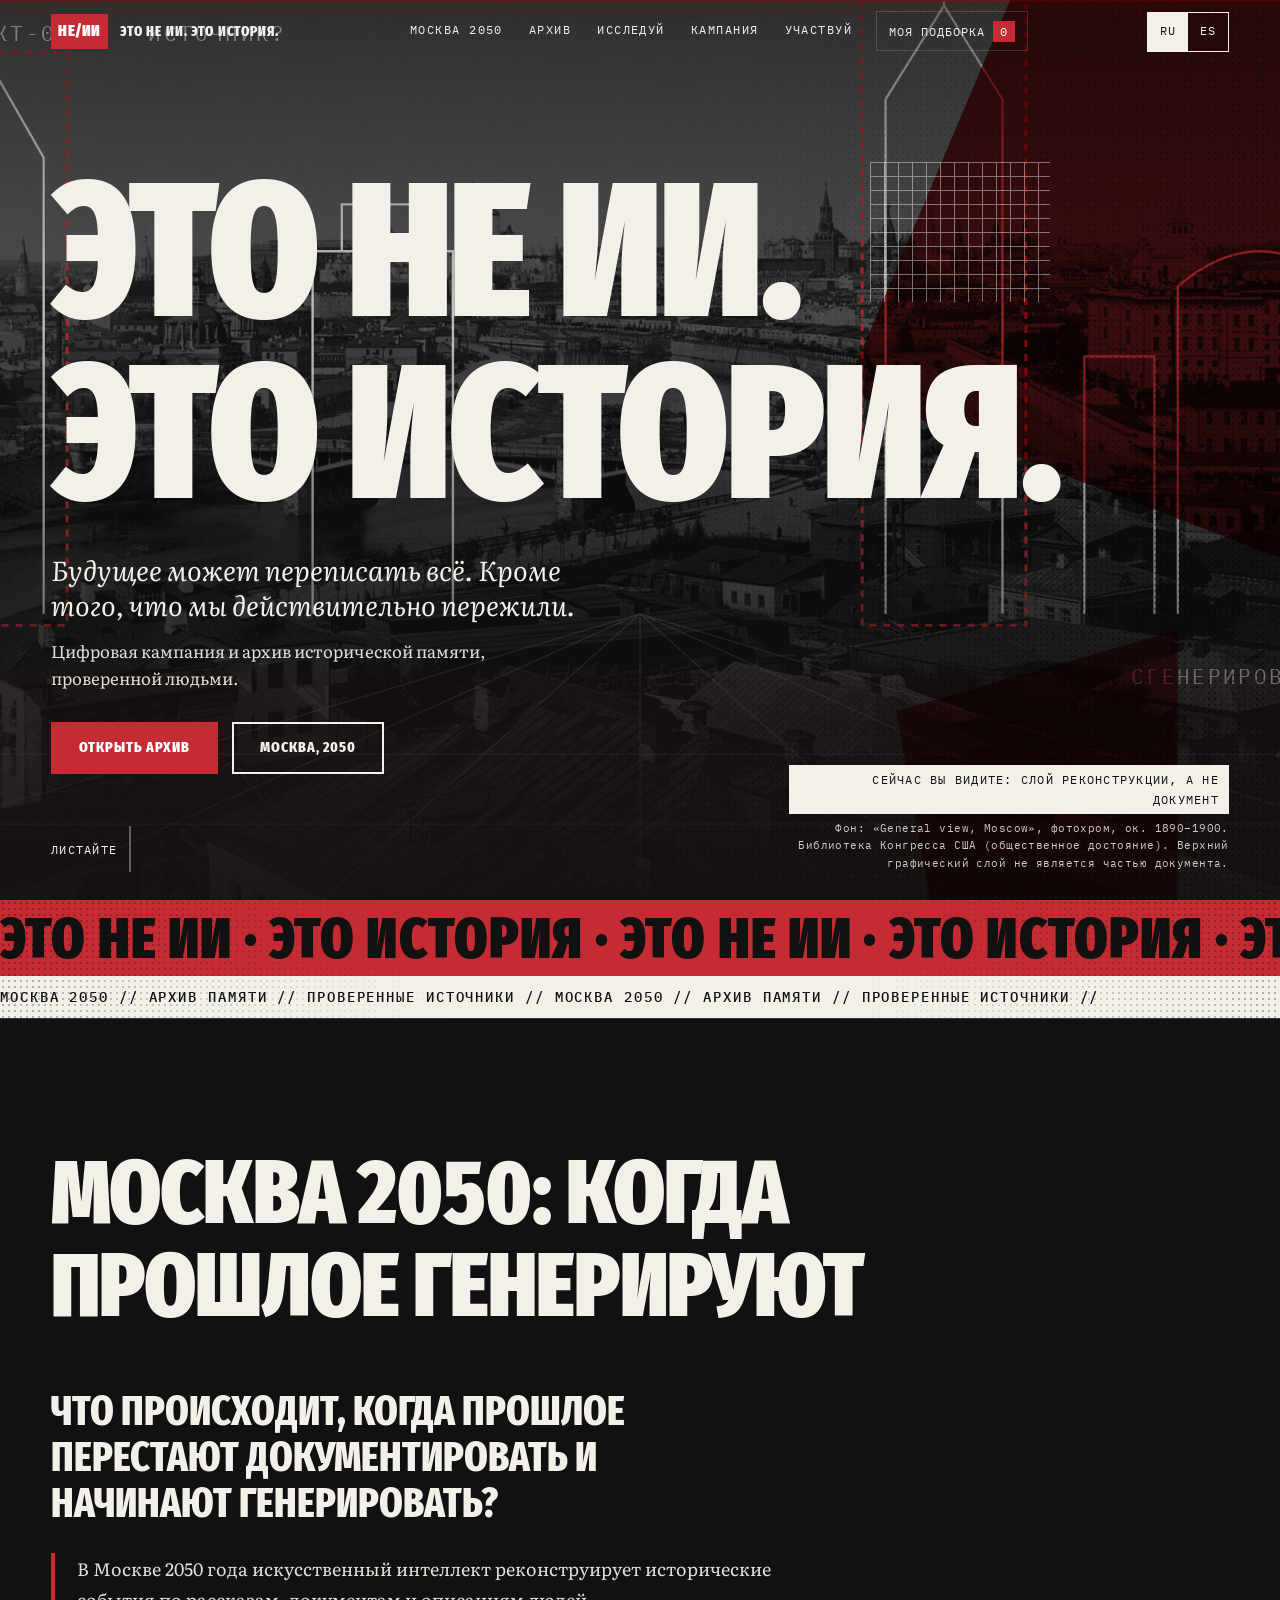
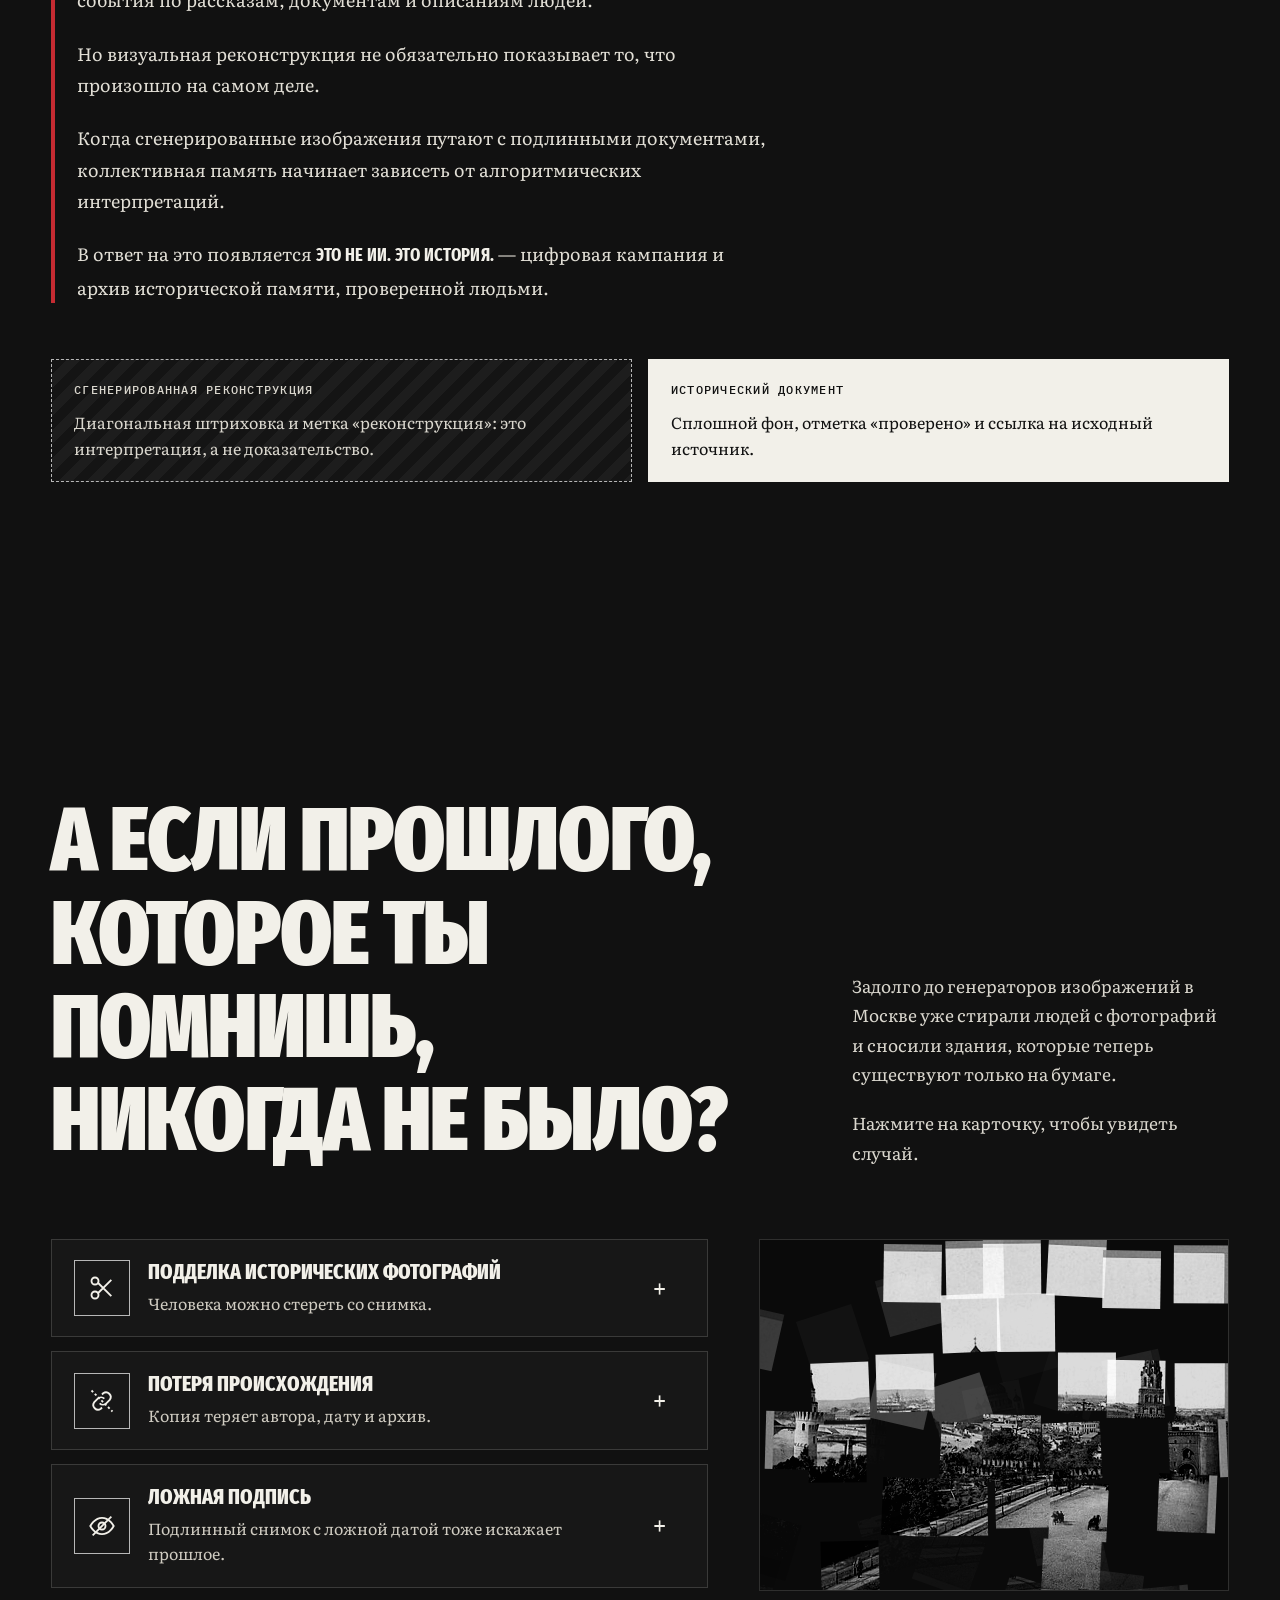
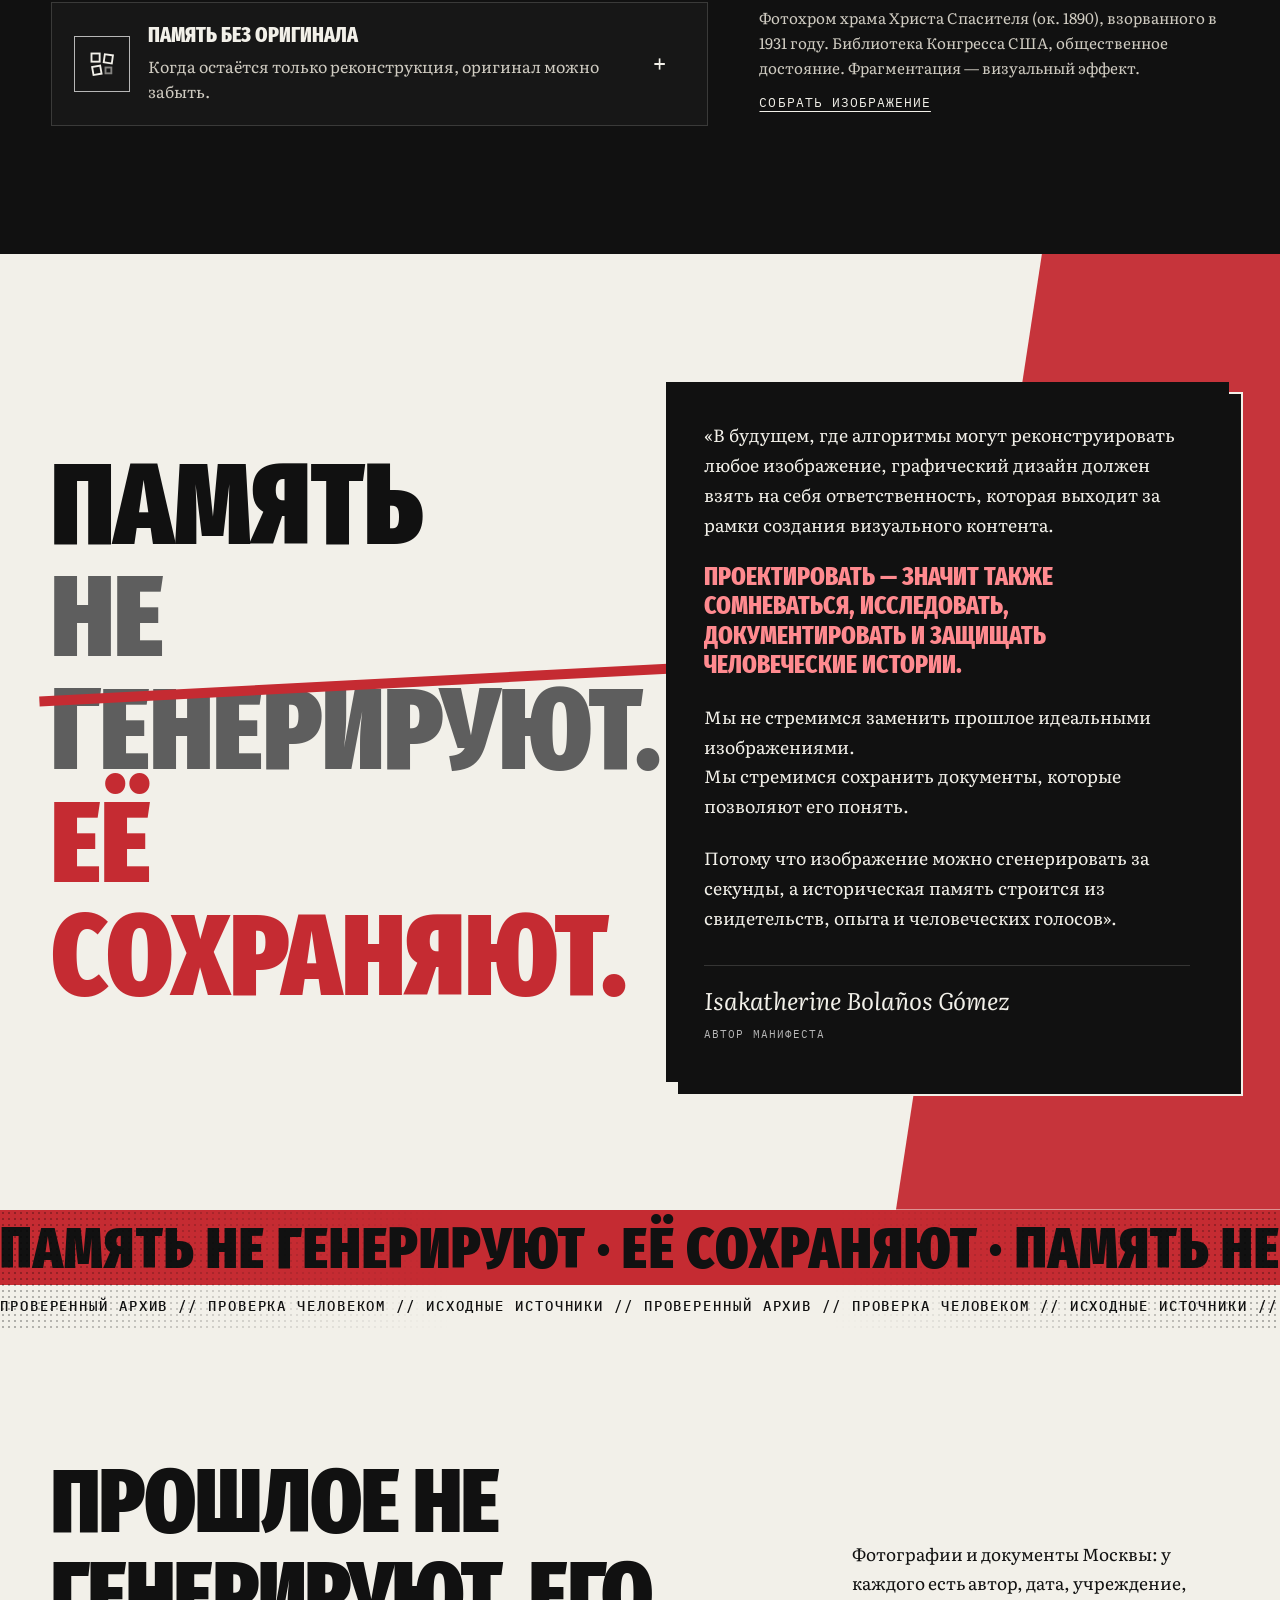
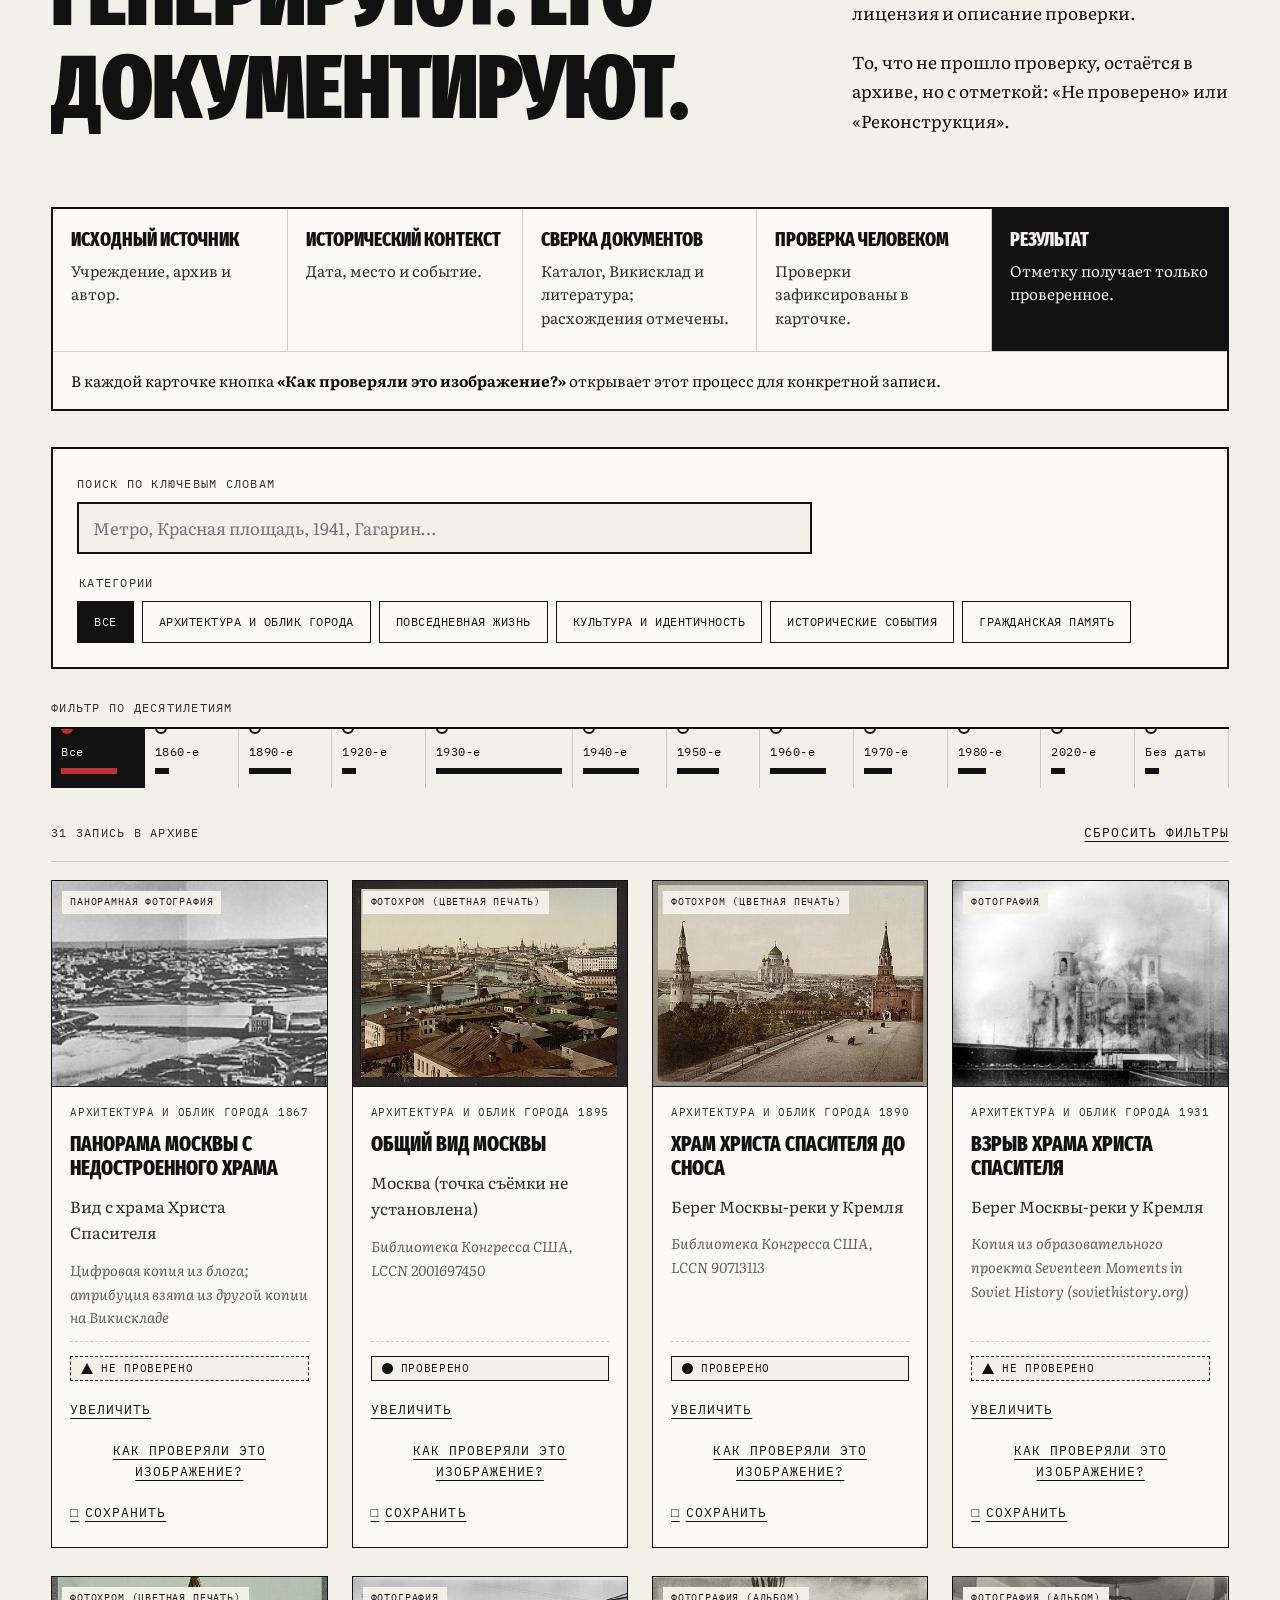
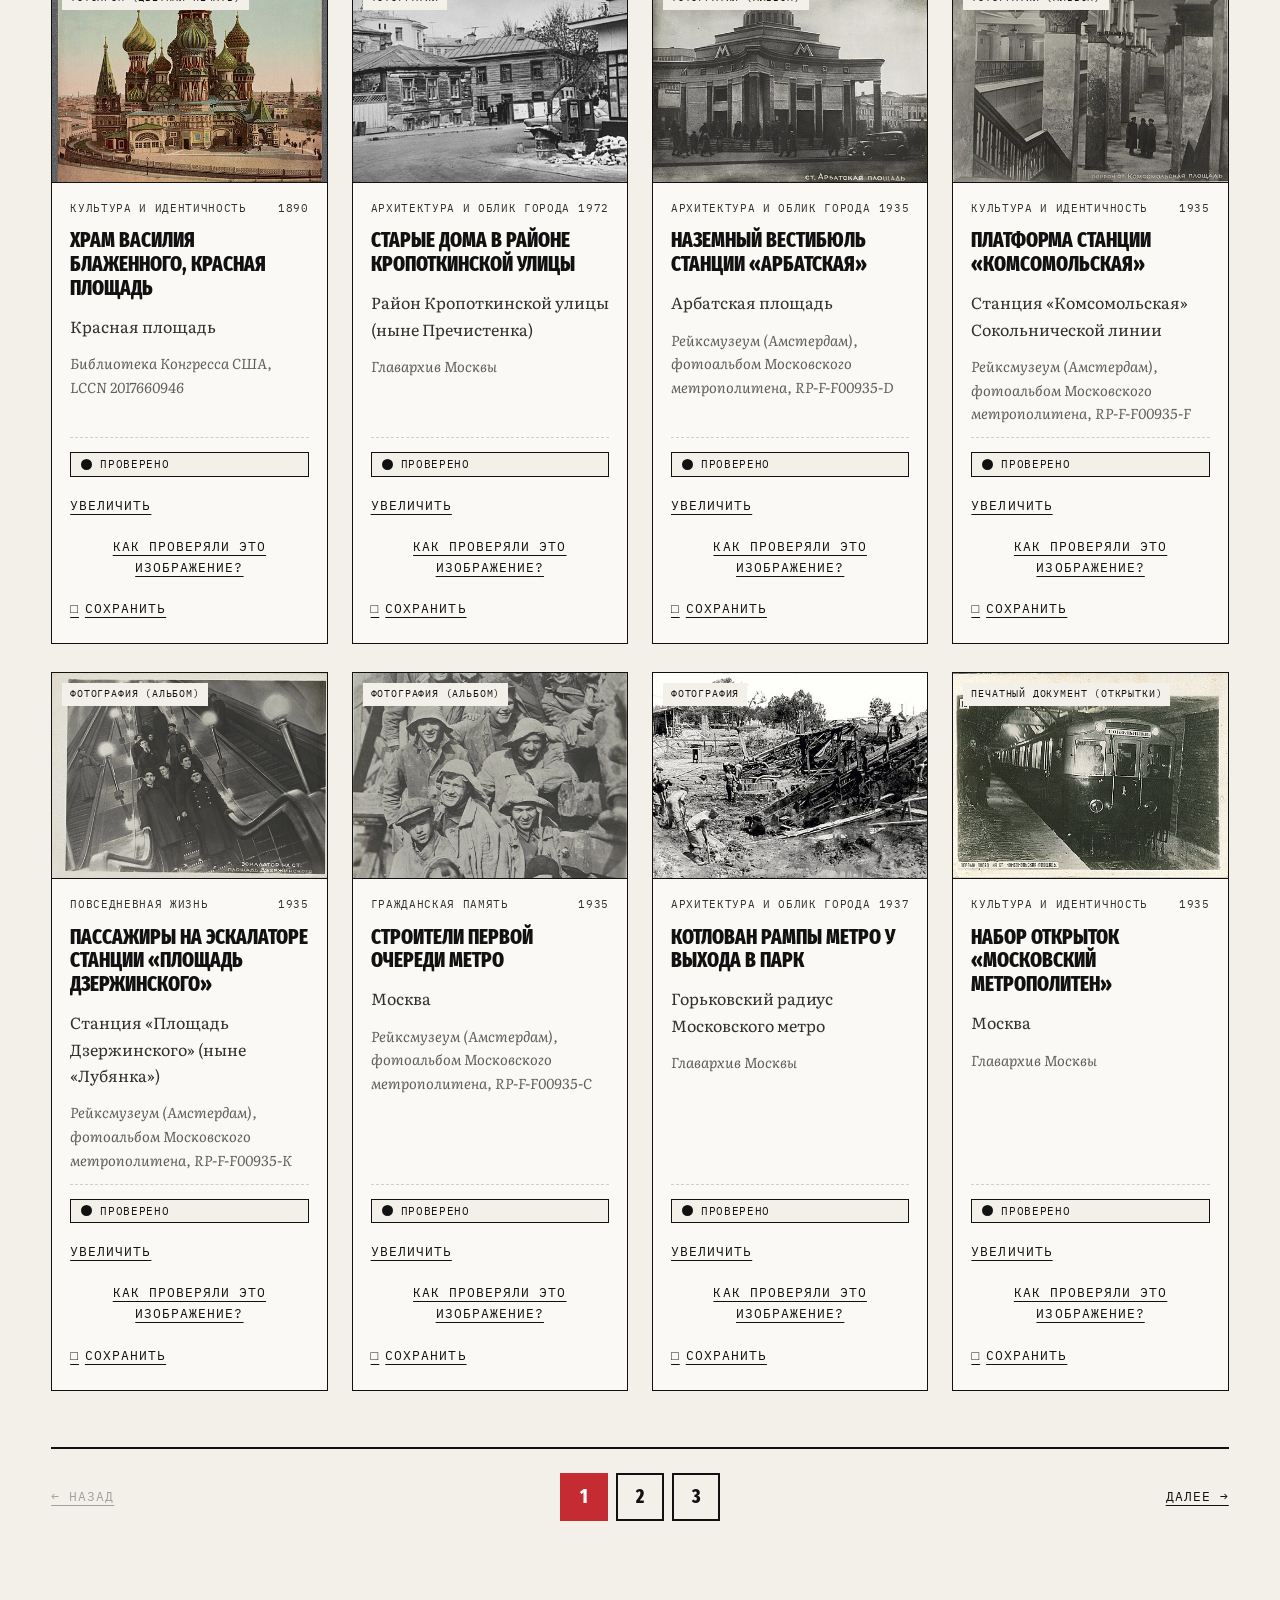
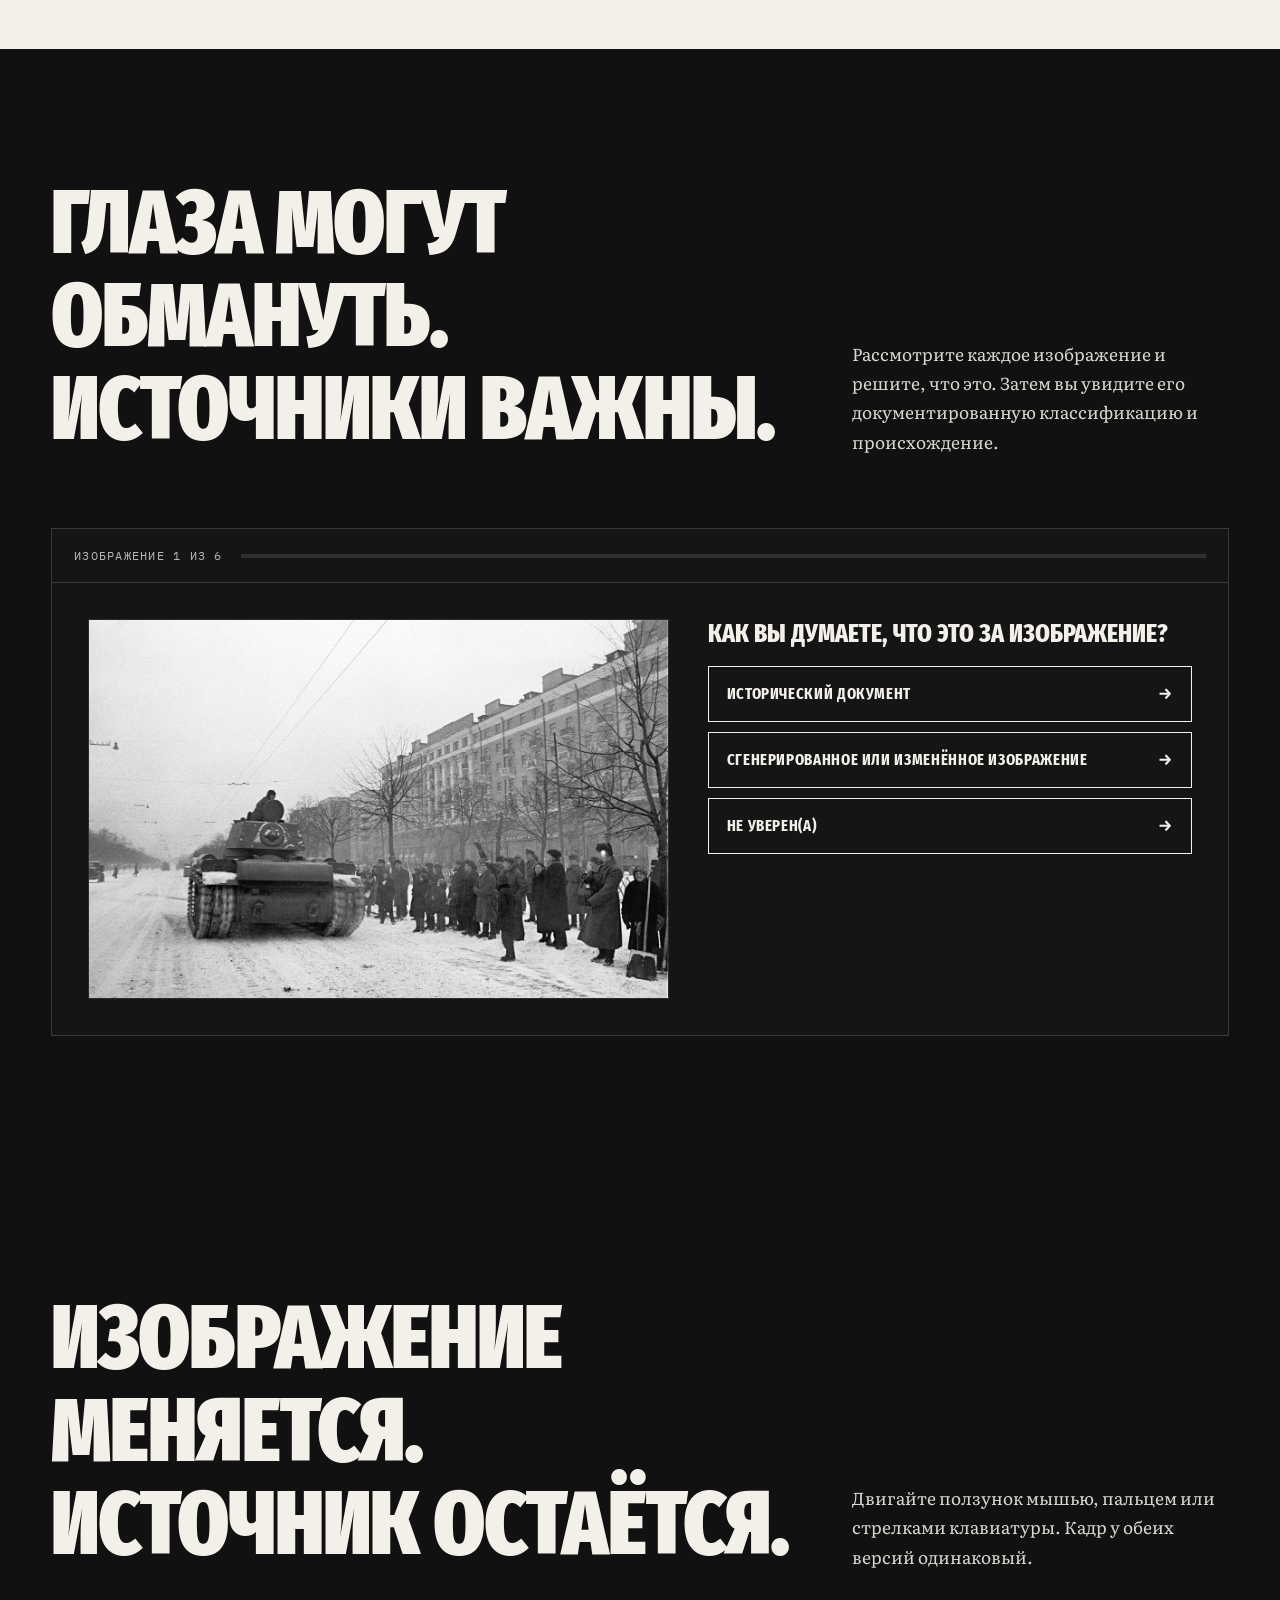
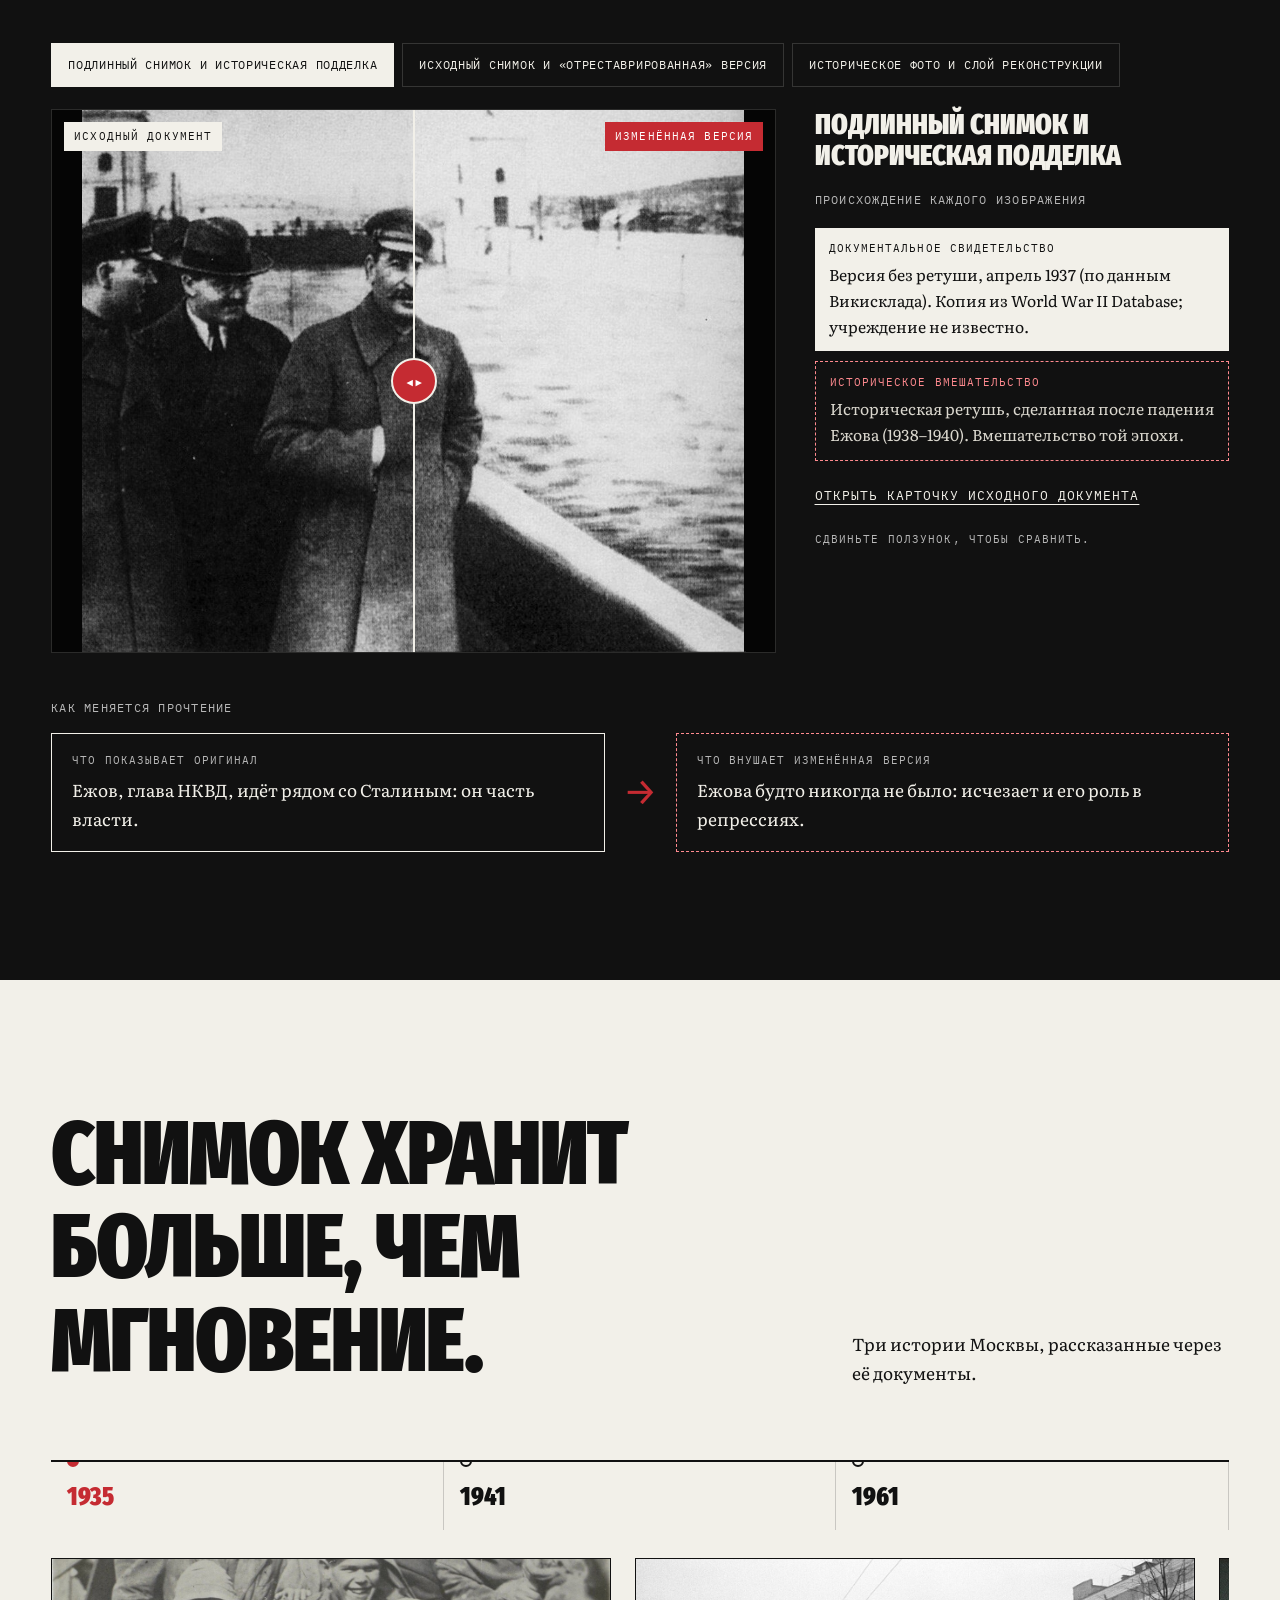
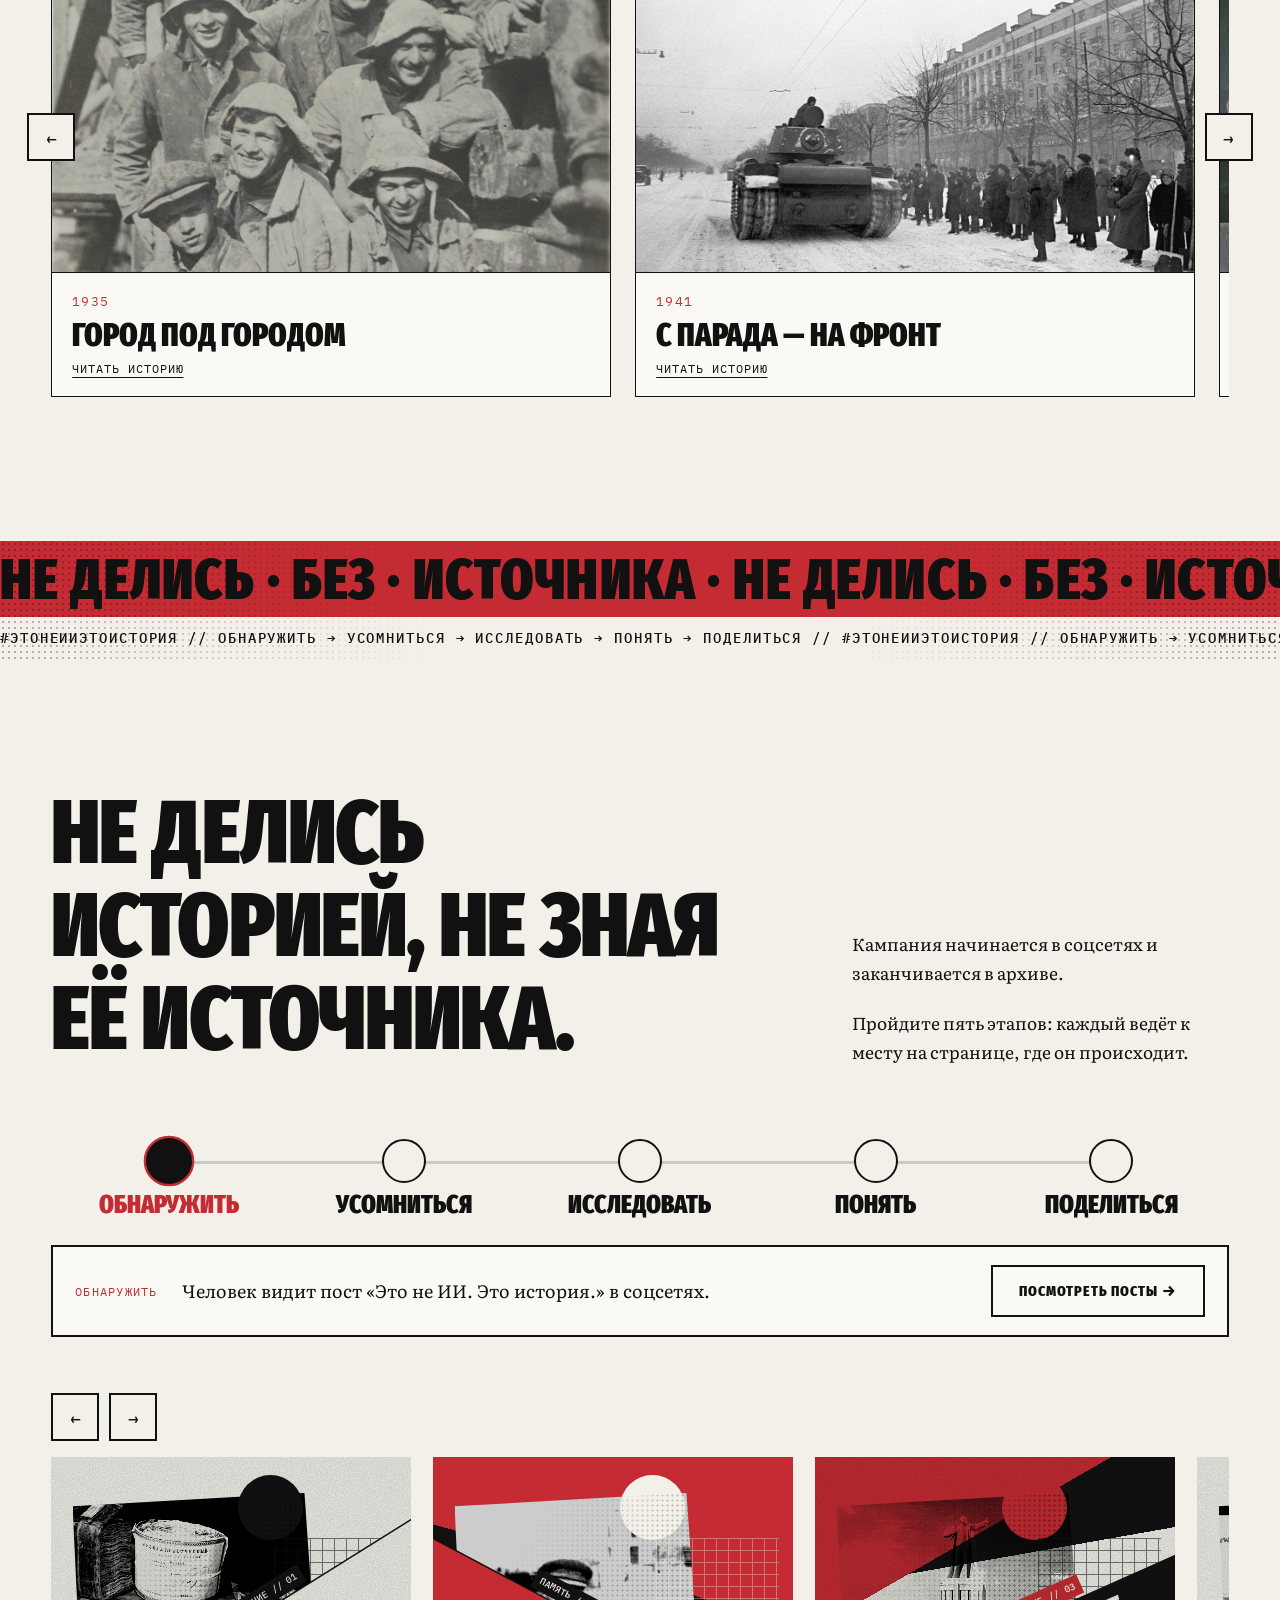
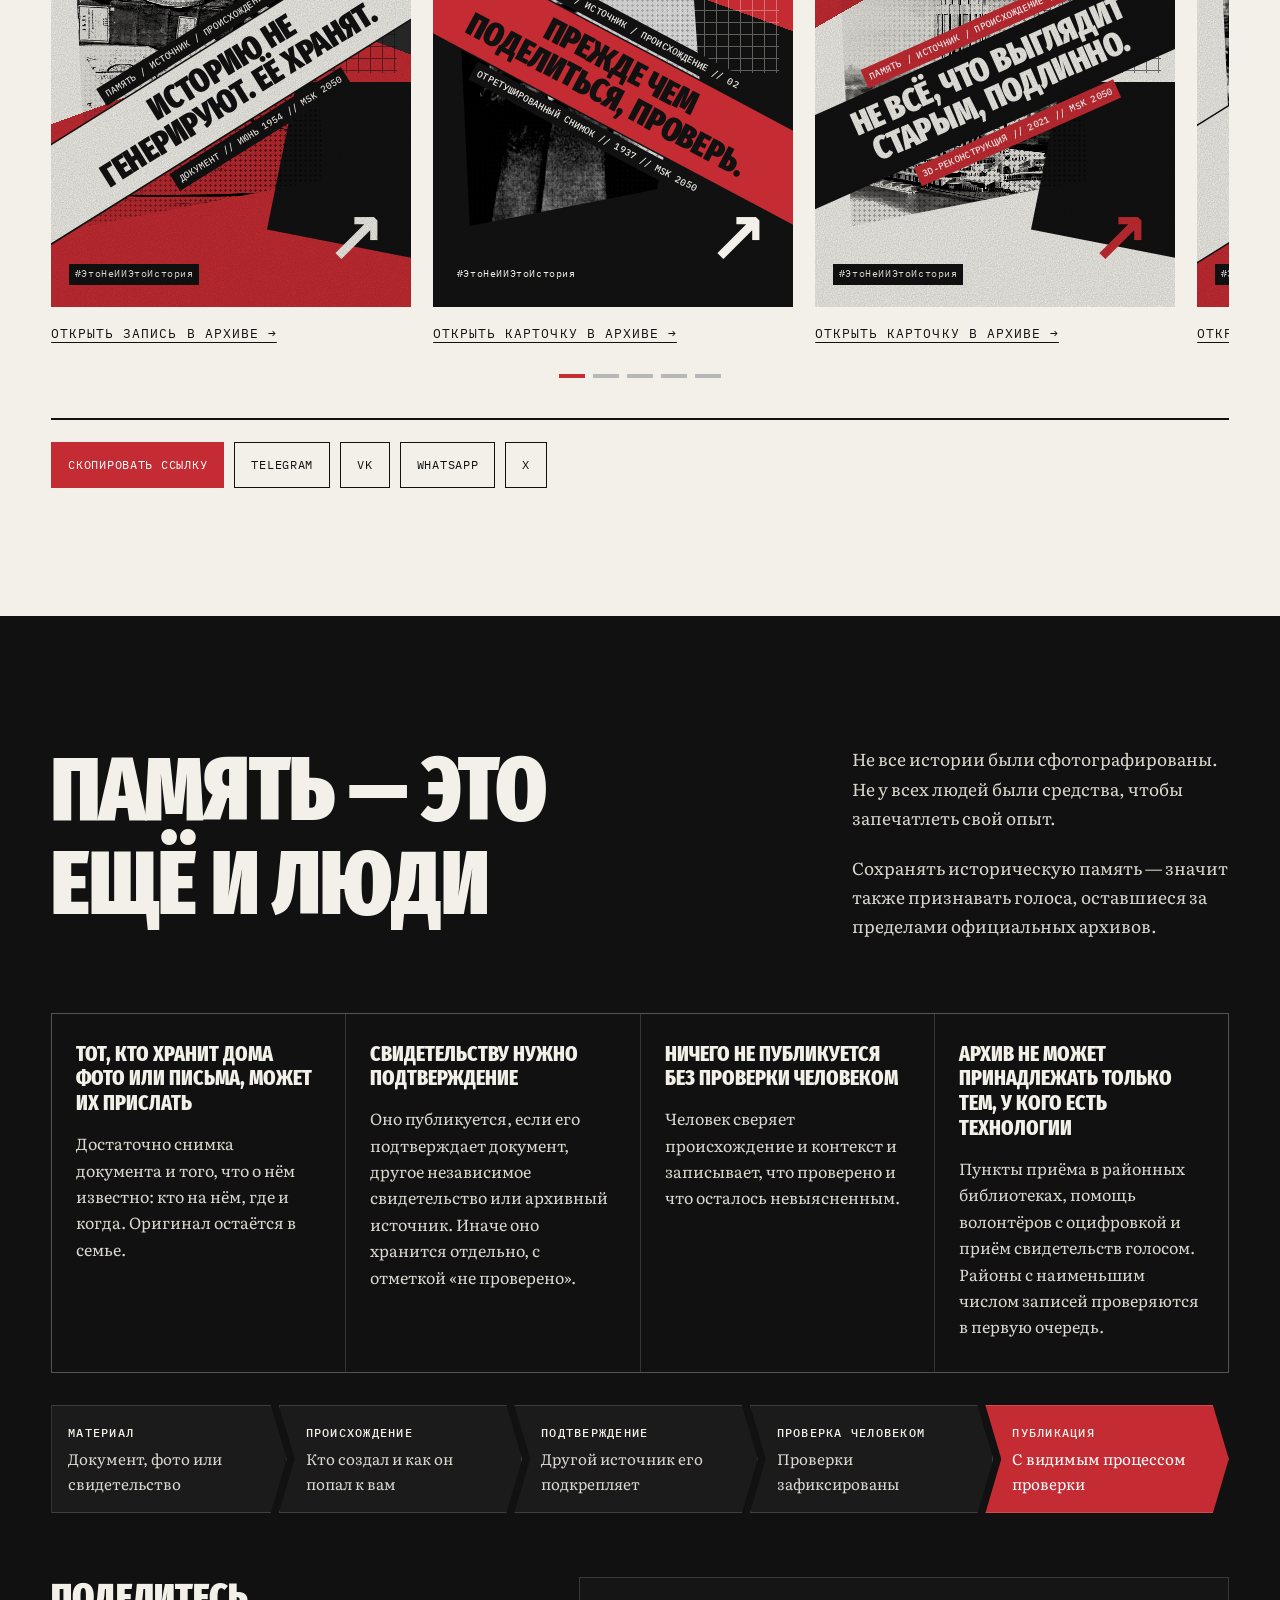
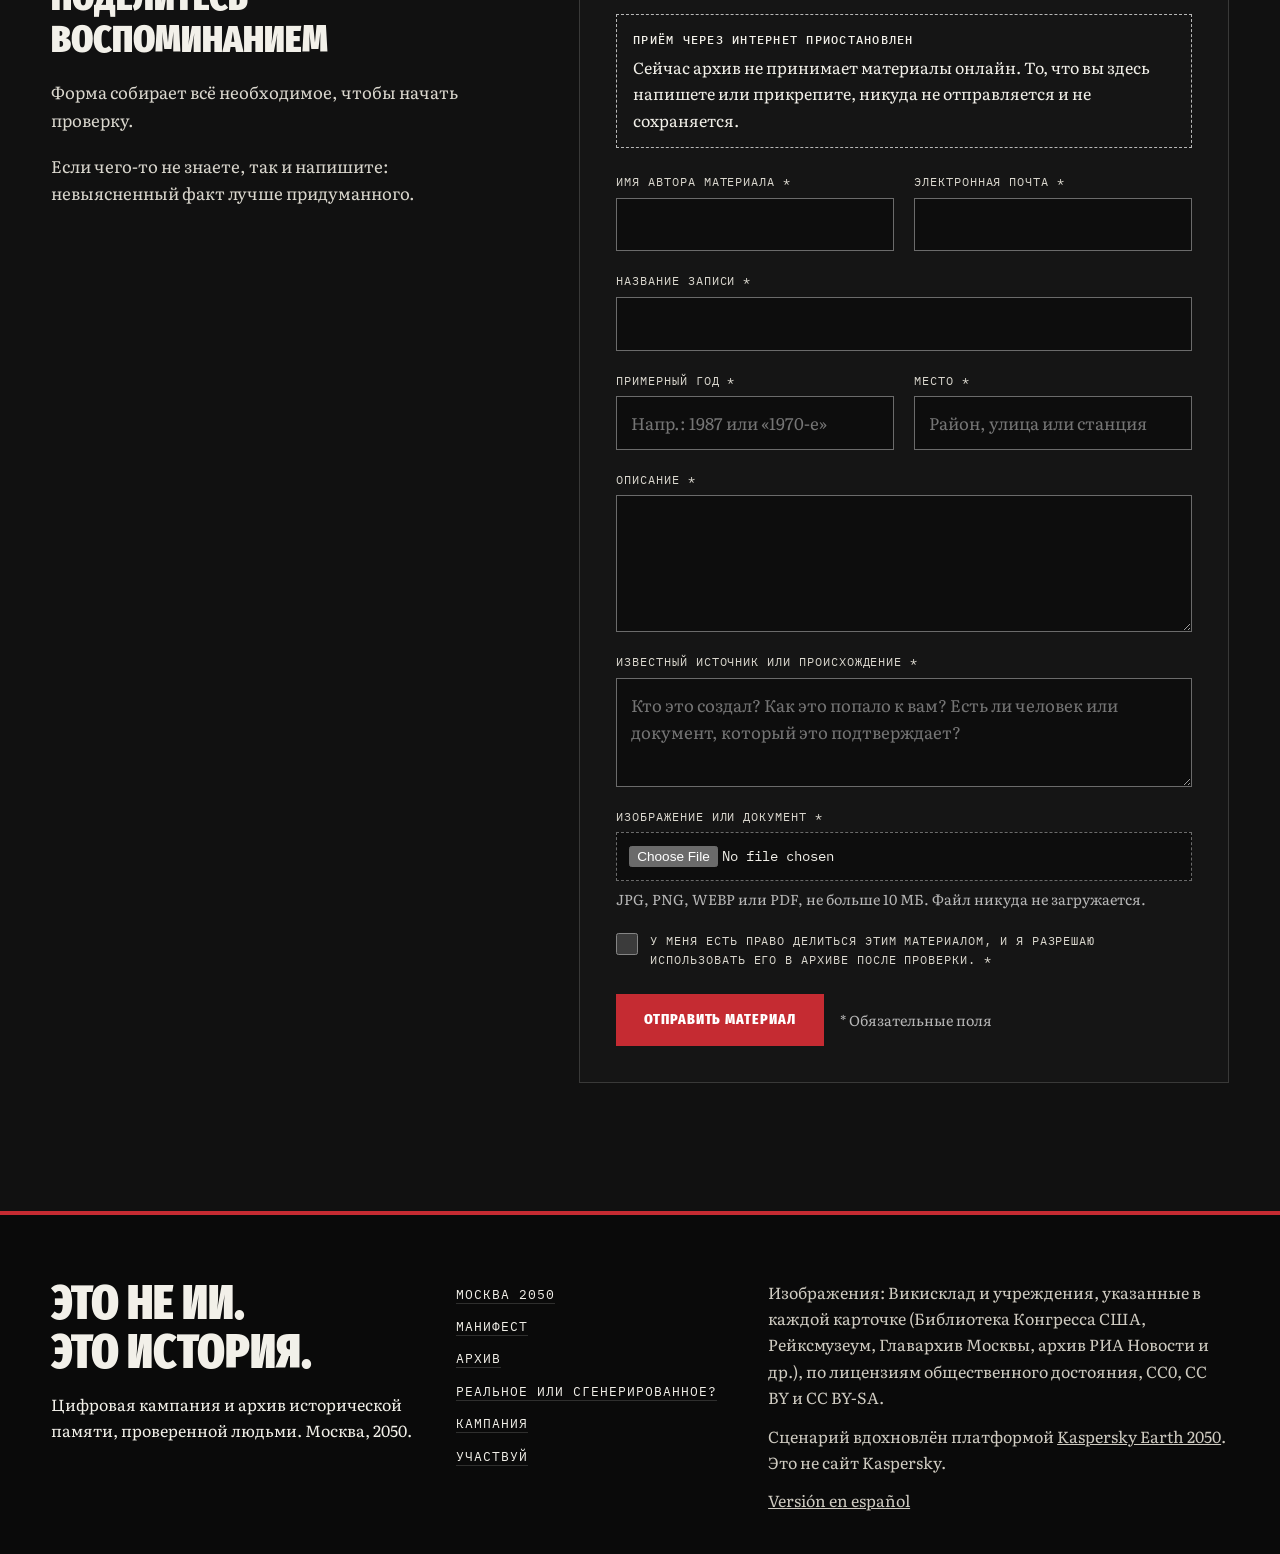
<file: moscu-2050/index.html>
<!doctype html>
<html lang="ru">
<head>
  <meta charset="utf-8">
  <meta name="viewport" content="width=device-width, initial-scale=1">
  <title>ЭТО НЕ ИИ. ЭТО ИСТОРИЯ. · Москва 2050 · Архив памяти</title>
  <meta name="description" content="Москва, 2050. Цифровая кампания и архив исторической памяти, проверенной людьми.">
  <meta name="theme-color" content="#111111">
  <meta property="og:type" content="website">
  <meta property="og:locale" content="ru_RU">
  <meta property="og:title" content="ЭТО НЕ ИИ. ЭТО ИСТОРИЯ. · Москва 2050">
  <meta property="og:description" content="Память не генерируют. Её сохраняют.">
  <meta property="og:image" content="https://katbogo.github.io/no-es-ia-es-historia/moscu-2050/img/archivo/vista-general-1890-sm.jpg">
  <meta name="twitter:card" content="summary_large_image">
  <link rel="alternate" hreflang="ru" href="https://katbogo.github.io/no-es-ia-es-historia/moscu-2050/">
  <link rel="alternate" hreflang="es" href="https://katbogo.github.io/no-es-ia-es-historia/moscu-2050/es.html">
  <link rel="icon" href="img/favicon.svg" type="image/svg+xml">
  <link rel="preconnect" href="https://fonts.googleapis.com">
  <link rel="preconnect" href="https://fonts.gstatic.com" crossorigin>
  <link href="https://fonts.googleapis.com/css2?family=Fira+Sans+Extra+Condensed:wght@600;700;800;900&family=IBM+Plex+Mono:wght@400;500&family=Literata:ital,opsz,wght@0,7..72,400..600;1,7..72,400&display=swap" rel="stylesheet">
  <link rel="preload" as="image" href="img/archivo/vista-general-1890.jpg">
  <link rel="stylesheet" href="css/styles.css?v=20261122c">
</head>
<body>
  <a class="skip" href="#contenido">Перейти к содержанию</a>
  <div class="progress" aria-hidden="true"><span id="progreso"></span></div>

  <!-- ===================== НАВИГАЦИЯ ===================== -->
  <header class="nav" id="nav">
    <div class="nav__inner">
      <a class="brand" href="#inicio" aria-label="ЭТО НЕ ИИ. ЭТО ИСТОРИЯ. На главную">
        <span class="brand__mark" aria-hidden="true">НЕ/ИИ</span>
        <span class="brand__text">Это не ИИ. Это история.</span>
      </a>
      <div class="idioma" role="group" aria-label="Язык">
        <span class="idioma__actual" aria-current="true">RU</span>
        <a class="idioma__otro" href="es.html" hreflang="es" lang="es" data-idioma>ES<span class="sr-only"> — versión en español</span></a>
      </div>
      <button class="nav__toggle" type="button" aria-expanded="false" aria-controls="menu">
        <span class="nav__bars" aria-hidden="true"></span><span class="sr-only">Открыть меню</span>
      </button>
      <nav class="nav__menu" id="menu" aria-label="Основное меню">
        <ul>
          <li><a href="#moscu-2050">Москва 2050</a></li>
          <li><a href="#archivo">Архив</a></li>
          <li><a href="#explora">Исследуй</a></li>
          <li><a href="#campana">Кампания</a></li>
          <li><a href="#participa">Участвуй</a></li>
        </ul>
        <button class="nav__coleccion" type="button" data-abrir-coleccion>
          Моя подборка <span class="contador" data-contador-coleccion>0</span>
        </button>
      </nav>
    </div>
  </header>

  <main id="contenido">

    <!-- ===================== НАЧАЛО ===================== -->
    <section class="hero" id="inicio" aria-labelledby="hero-titulo">
      <div class="hero__media" aria-hidden="true">
        <div class="hero__parallax">
          <img class="hero__foto" src="img/archivo/vista-general-1890.jpg" alt="" width="1920" height="1429">
          <svg class="hero__capa" viewBox="0 0 1600 1000" preserveAspectRatio="xMidYMid slice">
            <defs>
              <linearGradient id="hz" x1="0" y1="0" x2="0" y2="1">
                <stop offset="0" stop-color="#C52B32" stop-opacity="0"/>
                <stop offset="1" stop-color="#C52B32" stop-opacity=".35"/>
              </linearGradient>
            </defs>
            <rect width="1600" height="1000" fill="#111" opacity=".55"/>
            <g stroke="#F2F0E9" stroke-opacity=".22" fill="none">
              <path d="M0 760 H1600 M0 820 H1600 M0 900 H1600 M0 1000 H1600"/>
              <path d="M800 640 L-400 1000 M800 640 L0 1000 M800 640 L400 1000 M800 640 L800 1000 M800 640 L1200 1000 M800 640 L1600 1000 M800 640 L2000 1000"/>
            </g>
            <g stroke="#F2F0E9" stroke-width="2" fill="none" stroke-opacity=".85">
              <path d="M210 640 V250 L250 180 L290 250 V640"/>
              <path d="M250 180 V90"/>
              <path d="M520 640 V330 H640 V640 M545 330 V290 H615 V330"/>
              <path d="M1010 640 V200 L1060 120 L1110 200 V640 M1060 120 V40"/>
              <path d="M1260 640 V360 Q1330 300 1400 360 V640"/>
              <path d="M1180 640 V420 H1240 V640"/>
            </g>
            <g stroke="#C52B32" stroke-width="2.5" fill="none">
              <rect x="190" y="160" width="120" height="490" stroke-dasharray="6 6"/>
              <rect x="990" y="30" width="140" height="620" stroke-dasharray="6 6"/>
            </g>
            <g fill="#F2F0E9" font-family="IBM Plex Mono, monospace" font-size="18" letter-spacing="2">
              <text x="196" y="150">ОБЪЕКТ-0217 · ИСТОЧНИК?</text>
              <text x="996" y="22">РЕКОНСТРУКЦИЯ · 98,2 %</text>
              <text x="1220" y="700">СГЕНЕРИРОВАННЫЙ СЛОЙ</text>
            </g>
            <rect y="640" width="1600" height="360" fill="url(#hz)"/>
          </svg>
        </div>
        <div class="hero__scan"></div>
        <div class="hero__sombra"></div>
        <div class="hero__collage"><span class="hero__bloque hero__bloque--1"></span><span class="hero__bloque hero__bloque--2"></span><span class="hero__trama"></span><span class="hero__rejilla"></span></div>
      </div>

      <div class="hero__contenido">
        <h1 class="hero__titulo" id="hero-titulo">
          <span class="linea glitch" data-text="ЭТО НЕ ИИ.">ЭТО НЕ ИИ.</span>
          <span class="linea">ЭТО ИСТОРИЯ.</span>
        </h1>
        <p class="hero__eslogan">Будущее может переписать всё. Кроме того, что мы действительно пережили.</p>
        <p class="hero__lede">Цифровая кампания и архив исторической памяти, проверенной людьми.</p>
        <div class="hero__acciones">
          <a class="btn btn--rojo" href="#archivo">Открыть архив</a>
          <a class="btn btn--linea" href="#moscu-2050">Москва, 2050</a>
        </div>
      </div>

      <div class="hero__leyenda mono" aria-live="polite">
        <p><span class="hero__estado" id="hero-estado">Сейчас вы видите: слой реконструкции, а не документ</span></p>
        <p class="hero__credito">Фон: «General view, Moscow», фотохром, ок. 1890–1900. Библиотека Конгресса США (общественное достояние). Верхний графический слой не является частью документа.</p>
      </div>

      <a class="hero__scroll" href="#moscu-2050"><span class="mono">Листайте</span><span class="hero__flecha" aria-hidden="true"></span></a>
    </section>

    <div class="cinta" aria-hidden="true">
      <div class="cinta__banda cinta__banda--roja"><span>ЭТО НЕ ИИ · ЭТО ИСТОРИЯ · ЭТО НЕ ИИ · ЭТО ИСТОРИЯ · ЭТО НЕ ИИ · ЭТО ИСТОРИЯ · ЭТО НЕ ИИ · ЭТО ИСТОРИЯ ·</span></div>
      <div class="cinta__banda cinta__banda--hueso"><span>МОСКВА 2050 // АРХИВ ПАМЯТИ // ПРОВЕРЕННЫЕ ИСТОЧНИКИ // МОСКВА 2050 // АРХИВ ПАМЯТИ // ПРОВЕРЕННЫЕ ИСТОЧНИКИ //</span></div>
    </div>

    <!-- ===================== МОСКВА 2050 ===================== -->
    <section class="seccion seccion--oscura contexto" id="moscu-2050" aria-labelledby="contexto-titulo">
      <div class="contenedor">
        <h2 class="titular titular--ancho" id="contexto-titulo">Москва 2050: когда прошлое генерируют</h2>

        <div class="contexto__grid contexto__grid--uno">
          <div class="contexto__texto reveal">
            <p class="contexto__pregunta">Что происходит, когда прошлое перестают документировать и начинают генерировать?</p>
            <div class="contexto__cita">
              <p>В Москве 2050 года искусственный интеллект реконструирует исторические события по рассказам, документам и описаниям людей.</p>
              <p>Но визуальная реконструкция не обязательно показывает то, что произошло на самом деле.</p>
              <p>Когда сгенерированные изображения путают с подлинными документами, коллективная память начинает зависеть от алгоритмических интерпретаций.</p>
              <p>В ответ на это появляется <strong>ЭТО НЕ ИИ. ЭТО ИСТОРИЯ.</strong> — цифровая кампания и архив исторической памяти, проверенной людьми.</p>
            </div>
          </div>
        </div>

        <div class="distincion reveal" aria-label="Как отличить реконструкцию от документа">
          <div class="distincion__item distincion__item--esp">
            <span class="mono">Сгенерированная реконструкция</span>
            <p>Диагональная штриховка и метка «реконструкция»: это интерпретация, а не доказательство.</p>
          </div>
          <div class="distincion__item distincion__item--doc">
            <span class="mono">Исторический документ</span>
            <p>Сплошной фон, отметка «проверено» и ссылка на исходный источник.</p>
          </div>
        </div>
      </div>
    </section>

    <!-- ===================== ПРОБЛЕМА ===================== -->
    <section class="seccion seccion--oscura problema" id="problema" aria-labelledby="problema-titulo">
      <div class="contenedor">
        <header class="cabecera reveal">
          <h2 class="titular" id="problema-titulo">А если прошлого, которое ты помнишь, никогда не было?</h2>
          <div class="cabecera__texto">
            <p>Задолго до генераторов изображений в Москве уже стирали людей с фотографий и сносили здания, которые теперь существуют только на бумаге.</p>
            <p>Нажмите на карточку, чтобы увидеть случай.</p>
          </div>
        </header>

        <div class="problema__grid">
          <ul class="riesgos" id="riesgos"></ul>

          <figure class="fragmento reveal" id="fragmento">
            <div class="fragmento__lienzo" id="fragmento-lienzo" role="img" aria-label="Фотохром храма Христа Спасителя (ок. 1890) распадается на фрагменты — образ потери информации."></div>
            <figcaption>
              Фотохром храма Христа Спасителя (ок. 1890), взорванного в 1931 году. Библиотека Конгресса США, общественное достояние. Фрагментация — визуальный эффект.
              <button class="btn-texto" type="button" id="fragmento-boton">Собрать изображение</button>
            </figcaption>
          </figure>
        </div>
      </div>
    </section>

    <!-- ===================== МАНИФЕСТ ===================== -->
    <section class="manifiesto" id="manifiesto" aria-labelledby="manifiesto-titulo">
      <div class="contenedor manifiesto__grid">
        <h2 class="manifiesto__titulo" id="manifiesto-titulo">
          <span>Память</span>
          <span class="tachado">не генерируют.</span>
          <span class="rojo">Её сохраняют.</span>
        </h2>
        <div class="manifiesto__texto reveal">
          <p>«В будущем, где алгоритмы могут реконструировать любое изображение, графический дизайн должен взять на себя ответственность, которая выходит за рамки создания визуального контента.</p>
          <p class="destacado">Проектировать — значит также сомневаться, исследовать, документировать и защищать человеческие истории.</p>
          <p>Мы не стремимся заменить прошлое идеальными изображениями.<br>Мы стремимся сохранить документы, которые позволяют его понять.</p>
          <p>Потому что изображение можно сгенерировать за секунды, а историческая память строится из свидетельств, опыта и человеческих голосов».</p>
          <p class="firma"><span class="firma__nombre">Isakatherine Bolaños Gómez</span><span class="mono">Автор манифеста</span></p>
        </div>
      </div>
    </section>

    <div class="cinta" aria-hidden="true">
      <div class="cinta__banda cinta__banda--roja"><span>ПАМЯТЬ НЕ ГЕНЕРИРУЮТ · ЕЁ СОХРАНЯЮТ · ПАМЯТЬ НЕ ГЕНЕРИРУЮТ · ЕЁ СОХРАНЯЮТ · ПАМЯТЬ НЕ ГЕНЕРИРУЮТ · ЕЁ СОХРАНЯЮТ ·</span></div>
      <div class="cinta__banda cinta__banda--hueso"><span>ПРОВЕРЕННЫЙ АРХИВ // ПРОВЕРКА ЧЕЛОВЕКОМ // ИСХОДНЫЕ ИСТОЧНИКИ // ПРОВЕРЕННЫЙ АРХИВ // ПРОВЕРКА ЧЕЛОВЕКОМ // ИСХОДНЫЕ ИСТОЧНИКИ //</span></div>
    </div>

    <!-- ===================== АРХИВ ===================== -->
    <section class="seccion seccion--clara archivo" id="archivo" aria-labelledby="archivo-titulo">
      <div class="contenedor">
        <header class="cabecera reveal">
          <h2 class="titular" id="archivo-titulo">Прошлое не генерируют. Его документируют.</h2>
          <div class="cabecera__texto">
            <p>Фотографии и документы Москвы: у каждого есть автор, дата, учреждение, лицензия и описание проверки.</p>
            <p>То, что не прошло проверку, остаётся в архиве, но с отметкой: «Не проверено» или «Реконструкция».</p>
          </div>
        </header>

        <div class="proceso-v" id="como-verificamos" aria-label="Как проверяется каждая запись">
          <ol class="proceso-v__pasos">
            <li><strong>Исходный источник</strong>Учреждение, архив и автор.</li>
            <li><strong>Исторический контекст</strong>Дата, место и событие.</li>
            <li><strong>Сверка документов</strong>Каталог, Викисклад и литература; расхождения отмечены.</li>
            <li><strong>Проверка человеком</strong>Проверки зафиксированы в карточке.</li>
            <li><strong>Результат</strong>Отметку получает только проверенное.</li>
          </ol>
          <p class="proceso-v__nota">В каждой карточке кнопка <strong>«Как проверяли это изображение?»</strong> открывает этот процесс для конкретной записи.</p>
        </div>

        <form class="herramientas" id="filtros" role="search" aria-label="Поиск по архиву" onsubmit="return false">
          <div class="campo-buscar">
            <label for="buscar" class="mono">Поиск по ключевым словам</label>
            <input type="search" id="buscar" placeholder="Метро, Красная площадь, 1941, Гагарин…" autocomplete="off">
          </div>
          <fieldset class="categorias">
            <legend class="mono">Категории</legend>
            <div class="chips" id="categorias"></div>
          </fieldset>
        </form>

        <div class="linea-tiempo" aria-labelledby="lt-titulo">
          <p class="mono" id="lt-titulo">Фильтр по десятилетиям</p>
          <div class="linea-tiempo__pista" id="linea-tiempo" role="group" aria-labelledby="lt-titulo"></div>
        </div>

        <div class="resultados-barra">
          <p class="mono" id="resultados" role="status" aria-live="polite">Загрузка архива…</p>
          <button class="btn-texto" type="button" id="limpiar">Сбросить фильтры</button>
        </div>

        <ul class="galeria" id="galeria" aria-label="Записи архива"></ul>

        <nav class="paginacion" id="paginacion" aria-label="Страницы архива" hidden></nav>

        <div class="vacio" id="vacio" hidden>
          <p class="titular titular--s">Ничего не найдено</p>
          <p>Ни одна запись не подходит под этот запрос или фильтры. Попробуйте другое слово, десятилетие или категорию.</p>
          <button class="btn btn--rojo" type="button" id="vacio-limpiar">Показать весь архив</button>
        </div>
        <p class="error-carga" id="error-archivo" hidden role="alert">Не удалось загрузить архив. Обновите страницу.</p>
      </div>
    </section>

    <!-- ===================== РЕАЛЬНОЕ ИЛИ СГЕНЕРИРОВАННОЕ? ===================== -->
    <section class="seccion seccion--oscura quiz" id="explora" aria-labelledby="quiz-titulo">
      <div class="contenedor">
        <header class="cabecera reveal">
          <h2 class="titular" id="quiz-titulo">Глаза могут обмануть. Источники важны.</h2>
          <div class="cabecera__texto">
            <p>Рассмотрите каждое изображение и решите, что это. Затем вы увидите его документированную классификацию и происхождение.</p>
          </div>
        </header>

        <div class="quiz__panel" id="quiz">
          <div class="quiz__progreso">
            <p class="mono" id="quiz-paso">Изображение 1 из 6</p>
            <div class="barra" aria-hidden="true"><span id="quiz-barra"></span></div>
          </div>
          <div class="quiz__cuerpo" id="quiz-cuerpo"></div>
        </div>
      </div>
    </section>

    <!-- ===================== ДО И ПОСЛЕ ===================== -->
    <section class="seccion seccion--oscura comparador" id="antes-despues" aria-labelledby="comparador-titulo">
      <div class="contenedor">
        <header class="cabecera reveal">
          <h2 class="titular" id="comparador-titulo">Изображение меняется. Источник остаётся.</h2>
          <div class="cabecera__texto">
            <p>Двигайте ползунок мышью, пальцем или стрелками клавиатуры. Кадр у обеих версий одинаковый.</p>
          </div>
        </header>

        <div class="comparador__pestanas" role="tablist" aria-label="Сравнения" id="comparador-tabs"></div>

        <div class="comparador__grid">
          <div class="comparador__visor" id="visor">
            <img class="visor__base" id="visor-original" alt="">
            <div class="visor__intervenida" id="visor-capa-wrap">
              <img id="visor-intervenida" alt="">
              <svg class="visor__especulativa" id="visor-especulativa" viewBox="0 0 1600 1000" preserveAspectRatio="xMidYMid slice" aria-hidden="true">
                <g stroke="#F2F0E9" stroke-width="3" fill="none" stroke-opacity=".9">
                  <path d="M120 1000 V260 L200 140 L280 260 V1000"/><path d="M200 140 V40"/>
                  <path d="M1250 1000 V300 Q1350 210 1450 300 V1000"/>
                  <path d="M0 520 C400 470 1200 470 1600 520"/>
                </g>
                <g stroke="#C52B32" stroke-width="4" fill="none" stroke-dasharray="10 8">
                  <rect x="560" y="300" width="300" height="220"/>
                  <rect x="100" y="120" width="200" height="880"/>
                </g>
                <g fill="#F2F0E9" font-family="IBM Plex Mono, monospace" font-size="30" letter-spacing="3">
                  <text x="560" y="285">РАСПОЗНАНО · 0,97</text>
                  <text x="100" y="105">ДОБАВЛЕННЫЙ ОБЪЕКТ</text>
                  <text x="1080" y="960">MSK · 2050</text>
                </g>
              </svg>
            </div>
            <span class="visor__etiqueta visor__etiqueta--izq mono">Исходный документ</span>
            <span class="visor__etiqueta visor__etiqueta--der mono">Изменённая версия</span>
            <div class="visor__linea" id="visor-linea" aria-hidden="true"><span></span></div>
            <label class="sr-only" for="visor-rango">Положение ползунка: слева исходный документ, справа изменённая версия</label>
            <input type="range" id="visor-rango" class="visor__rango" min="0" max="100" value="50" step="1">
          </div>
          <div class="comparador__texto" id="comparador-texto" aria-live="polite"></div>
        </div>
        <div class="comparador__lectura" id="comparador-lectura" aria-live="polite"></div>
      </div>
    </section>

    <!-- ===================== ИСТОРИИ ===================== -->
    <section class="seccion seccion--clara historias" id="historias" aria-labelledby="historias-titulo">
      <div class="contenedor">
        <header class="cabecera reveal">
          <h2 class="titular" id="historias-titulo">Снимок хранит больше, чем мгновение.</h2>
          <div class="cabecera__texto">
            <p>Три истории Москвы, рассказанные через её документы.</p>
          </div>
        </header>

        <div class="historias__tiempo" role="tablist" aria-label="Хронология историй" id="historias-tiempo"></div>
        <div class="historias__marco">
          <button class="flecha flecha--izq" type="button" id="historias-prev" aria-label="Предыдущая история">←</button>
          <ol class="historias__pista" id="historias-pista"></ol>
          <button class="flecha flecha--der" type="button" id="historias-sig" aria-label="Следующая история">→</button>
        </div>
      </div>
    </section>

    <div class="cinta" aria-hidden="true">
      <div class="cinta__banda cinta__banda--roja"><span>НЕ ДЕЛИСЬ · БЕЗ · ИСТОЧНИКА · НЕ ДЕЛИСЬ · БЕЗ · ИСТОЧНИКА · НЕ ДЕЛИСЬ · БЕЗ · ИСТОЧНИКА · НЕ ДЕЛИСЬ · БЕЗ · ИСТОЧНИКА ·</span></div>
      <div class="cinta__banda cinta__banda--hueso"><span>#ЭТОНЕИИЭТОИСТОРИЯ // ОБНАРУЖИТЬ → УСОМНИТЬСЯ → ИССЛЕДОВАТЬ → ПОНЯТЬ → ПОДЕЛИТЬСЯ // #ЭТОНЕИИЭТОИСТОРИЯ // ОБНАРУЖИТЬ → УСОМНИТЬСЯ → ИССЛЕДОВАТЬ → ПОНЯТЬ → ПОДЕЛИТЬСЯ //</span></div>
    </div>

    <!-- ===================== КАМПАНИЯ ===================== -->
    <section class="seccion seccion--clara campana" id="campana" aria-labelledby="campana-titulo">
      <div class="contenedor">
        <header class="cabecera reveal">
          <h2 class="titular" id="campana-titulo">Не делись историей, не зная её источника.</h2>
          <div class="cabecera__texto">
            <p>Кампания начинается в соцсетях и заканчивается в архиве.</p>
            <p>Пройдите пять этапов: каждый ведёт к месту на странице, где он происходит.</p>
          </div>
        </header>

        <div class="recorrido" aria-label="Маршрут памяти">
          <ol class="recorrido__lista" id="recorrido"></ol>
          <div class="recorrido__detalle" id="recorrido-detalle" aria-live="polite"></div>
        </div>

        <div class="carrusel" aria-label="Посты кампании">
          <div class="carrusel__cabeza">
            <div class="carrusel__controles">
              <button class="flecha" type="button" id="carrusel-prev" aria-label="Предыдущая работа">←</button>
              <button class="flecha" type="button" id="carrusel-sig" aria-label="Следующая работа">→</button>
            </div>
          </div>
          <ul class="carrusel__pista" id="carrusel" aria-label="Работы кампании"></ul>
          <div class="carrusel__puntos" id="carrusel-puntos" aria-hidden="true"></div>
        </div>

        <div class="compartir" id="compartir-zona" aria-label="Поделиться кампанией">
          <div class="compartir__botones" id="compartir"></div>
        </div>
      </div>
    </section>

    <!-- ===================== ПАМЯТЬ — ЭТО ЕЩЁ И ЛЮДИ ===================== -->
    <section class="seccion seccion--oscura participa" id="participa" aria-labelledby="participa-titulo">
      <div class="contenedor">
        <header class="cabecera reveal">
          <h2 class="titular" id="participa-titulo">Память — это ещё и люди</h2>
          <div class="cabecera__texto">
            <p>Не все истории были сфотографированы. Не у всех людей были средства, чтобы запечатлеть свой опыт.</p>
            <p>Сохранять историческую память — значит также признавать голоса, оставшиеся за пределами официальных архивов.</p>
          </div>
        </header>

        <div class="humana__grid">
          <article class="humana__item">
            <h3>Тот, кто хранит дома фото или письма, может их прислать</h3>
            <p>Достаточно снимка документа и того, что о нём известно: кто на нём, где и когда. Оригинал остаётся в семье.</p>
          </article>
          <article class="humana__item">
            <h3>Свидетельству нужно подтверждение</h3>
            <p>Оно публикуется, если его подтверждает документ, другое независимое свидетельство или архивный источник. Иначе оно хранится отдельно, с отметкой «не проверено».</p>
          </article>
          <article class="humana__item">
            <h3>Ничего не публикуется без проверки человеком</h3>
            <p>Человек сверяет происхождение и контекст и записывает, что проверено и что осталось невыясненным.</p>
          </article>
          <article class="humana__item">
            <h3>Архив не может принадлежать только тем, у кого есть технологии</h3>
            <p>Пункты приёма в районных библиотеках, помощь волонтёров с оцифровкой и приём свидетельств голосом. Районы с наименьшим числом записей проверяются в первую очередь.</p>
          </article>
        </div>

        <ol class="flujo" aria-label="Как проверяется материал">
          <li><span class="mono">Материал</span>Документ, фото или свидетельство</li>
          <li><span class="mono">Происхождение</span>Кто создал и как он попал к вам</li>
          <li><span class="mono">Подтверждение</span>Другой источник его подкрепляет</li>
          <li><span class="mono">Проверка человеком</span>Проверки зафиксированы</li>
          <li class="flujo__fin"><span class="mono">Публикация</span>С видимым процессом проверки</li>
        </ol>

        <div class="participa__grid">
          <div class="participa__lado">
            <h3 class="participa__titulo">Поделитесь воспоминанием</h3>
            <p>Форма собирает всё необходимое, чтобы начать проверку.</p>
            <p>Если чего-то не знаете, так и напишите: невыясненный факт лучше придуманного.</p>
          </div>
          <form class="formulario" id="formulario" novalidate>
            <p class="aviso" role="note"><strong class="mono">Приём через интернет приостановлен</strong> Сейчас архив не принимает материалы онлайн. То, что вы здесь напишете или прикрепите, никуда не отправляется и не сохраняется.</p>

            <div class="campos">
              <div class="campo">
                <label for="f-nombre">Имя автора материала *</label>
                <input id="f-nombre" name="nombre" type="text" autocomplete="name" required aria-describedby="e-nombre">
                <p class="error" id="e-nombre" hidden></p>
              </div>
              <div class="campo">
                <label for="f-correo">Электронная почта *</label>
                <input id="f-correo" name="correo" type="email" autocomplete="email" required aria-describedby="e-correo">
                <p class="error" id="e-correo" hidden></p>
              </div>
              <div class="campo campo--ancho">
                <label for="f-titulo">Название записи *</label>
                <input id="f-titulo" name="titulo" type="text" required aria-describedby="e-titulo">
                <p class="error" id="e-titulo" hidden></p>
              </div>
              <div class="campo">
                <label for="f-anio">Примерный год *</label>
                <input id="f-anio" name="anio" type="text" inputmode="numeric" placeholder="Напр.: 1987 или «1970-е»" required aria-describedby="e-anio">
                <p class="error" id="e-anio" hidden></p>
              </div>
              <div class="campo">
                <label for="f-lugar">Место *</label>
                <input id="f-lugar" name="lugar" type="text" placeholder="Район, улица или станция" required aria-describedby="e-lugar">
                <p class="error" id="e-lugar" hidden></p>
              </div>
              <div class="campo campo--ancho">
                <label for="f-descripcion">Описание *</label>
                <textarea id="f-descripcion" name="descripcion" rows="4" required aria-describedby="e-descripcion"></textarea>
                <p class="error" id="e-descripcion" hidden></p>
              </div>
              <div class="campo campo--ancho">
                <label for="f-fuente">Известный источник или происхождение *</label>
                <textarea id="f-fuente" name="fuente" rows="3" placeholder="Кто это создал? Как это попало к вам? Есть ли человек или документ, который это подтверждает?" required aria-describedby="e-fuente"></textarea>
                <p class="error" id="e-fuente" hidden></p>
              </div>
              <div class="campo campo--ancho">
                <label for="f-archivo">Изображение или документ *</label>
                <input id="f-archivo" name="archivo" type="file" accept="image/jpeg,image/png,image/webp,application/pdf" required aria-describedby="h-archivo e-archivo">
                <p class="ayuda" id="h-archivo">JPG, PNG, WEBP или PDF, не больше 10 МБ. Файл никуда не загружается.</p>
                <div class="vista-previa" id="vista-previa" hidden></div>
                <p class="error" id="e-archivo" hidden></p>
              </div>
              <div class="campo campo--ancho">
                <label class="casilla"><input id="f-autorizo" name="autorizo" type="checkbox" required aria-describedby="e-autorizo"> У меня есть право делиться этим материалом, и я разрешаю использовать его в архиве после проверки. *</label>
                <p class="error" id="e-autorizo" hidden></p>
              </div>
            </div>

            <div class="formulario__acciones">
              <button class="btn btn--rojo" type="submit">Отправить материал</button>
              <p class="ayuda">* Обязательные поля</p>
            </div>
            <div class="estado-envio" id="estado-envio" role="status" aria-live="polite" tabindex="-1" hidden></div>
          </form>
        </div>
      </div>
    </section>
  </main>

  <!-- ===================== ПОДВАЛ ===================== -->
  <footer class="pie">
    <div class="contenedor pie__grid">
      <div>
        <p class="pie__titulo">ЭТО НЕ ИИ.<br>ЭТО ИСТОРИЯ.</p>
        <p>Цифровая кампания и архив исторической памяти, проверенной людьми. Москва, 2050.</p>
      </div>
      <nav aria-label="Нижнее меню">
        <ul class="pie__enlaces">
          <li><a href="#moscu-2050">Москва 2050</a></li>
          <li><a href="#manifiesto">Манифест</a></li>
          <li><a href="#archivo">Архив</a></li>
          <li><a href="#explora">Реальное или сгенерированное?</a></li>
          <li><a href="#campana">Кампания</a></li>
          <li><a href="#participa">Участвуй</a></li>
        </ul>
      </nav>
      <div class="pie__aviso">
        <p>Изображения: Викисклад и учреждения, указанные в каждой карточке (Библиотека Конгресса США, Рейксмузеум, Главархив Москвы, архив РИА Новости и др.), по лицензиям общественного достояния, CC0, CC BY и CC BY-SA.</p>
        <p>Сценарий вдохновлён платформой <a href="https://2050.earth/" target="_blank" rel="noopener">Kaspersky Earth 2050</a>. Это не сайт Kaspersky.</p>
        <p><a href="es.html" hreflang="es" lang="es" data-idioma>Versión en español</a></p>
      </div>
    </div>
  </footer>

  <!-- ===================== ДИАЛОГИ ===================== -->
  <dialog class="modal modal--registro" id="modal-registro" aria-labelledby="mr-titulo">
    <div class="modal__barra">
      <p class="mono" id="mr-codigo"></p>
      <div class="modal__acciones">
        <button class="btn-texto" type="button" id="mr-prev">← Назад</button>
        <button class="btn-texto" type="button" id="mr-sig">Далее →</button>
        <button class="cerrar" type="button" data-cerrar aria-label="Закрыть карточку">✕</button>
      </div>
    </div>
    <div class="modal__cuerpo" id="mr-cuerpo"></div>
  </dialog>

  <dialog class="modal modal--verificacion" id="modal-verificacion" aria-labelledby="mv-titulo">
    <div class="modal__barra">
      <p class="mono" id="mv-codigo"></p>
      <button class="cerrar" type="button" data-cerrar aria-label="Закрыть процесс проверки">✕</button>
    </div>
    <div class="modal__cuerpo">
      <h2 class="mv-titulo" id="mv-titulo"></h2>
      <ol class="vpasos" id="mv-pasos"></ol>
    </div>
  </dialog>

  <dialog class="modal modal--lateral" id="modal-coleccion" aria-labelledby="mc-titulo">
    <div class="modal__barra">
      <h2 class="mono" id="mc-titulo">Моя подборка</h2>
      <button class="cerrar" type="button" data-cerrar aria-label="Закрыть подборку">✕</button>
    </div>
    <div class="modal__cuerpo">
      <p class="nota">Временная подборка: хранится только в этой вкладке и удаляется при её закрытии.</p>
      <ul class="coleccion" id="coleccion-lista"></ul>
      <p class="coleccion__vacia" id="coleccion-vacia">Вы ещё ничего не сохранили. Нажмите «Сохранить» в любой карточке архива.</p>
      <button class="btn btn--linea" type="button" id="coleccion-vaciar">Очистить подборку</button>
    </div>
  </dialog>

  <dialog class="modal modal--pieza" id="modal-pieza" aria-labelledby="mp-titulo">
    <div class="modal__barra">
      <p class="mono">Работа кампании</p>
      <button class="cerrar" type="button" data-cerrar aria-label="Закрыть работу">✕</button>
    </div>
    <div class="modal__cuerpo" id="mp-cuerpo"></div>
  </dialog>

  <div class="toast" id="toast" role="status" aria-live="polite"></div>

  <script type="module" src="js/main.js?v=20261122c"></script>
</body>
</html>
</file>
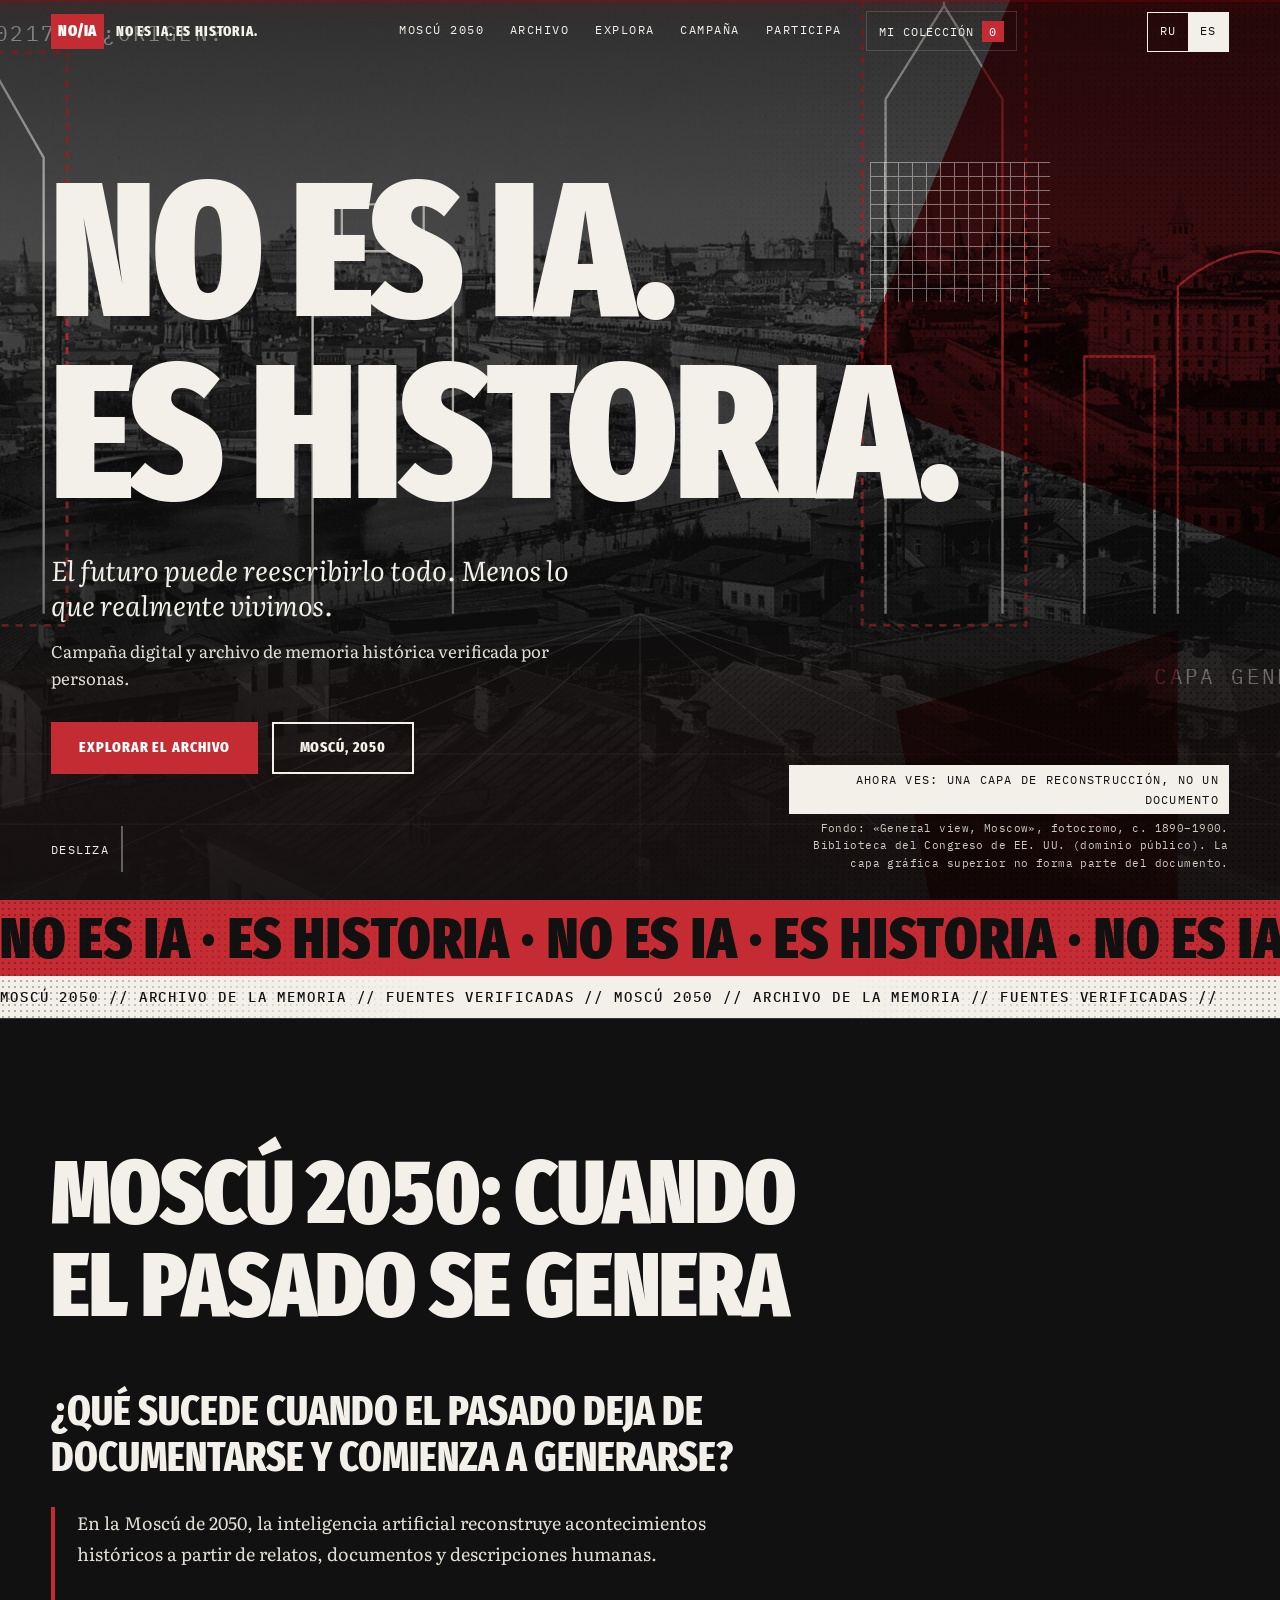
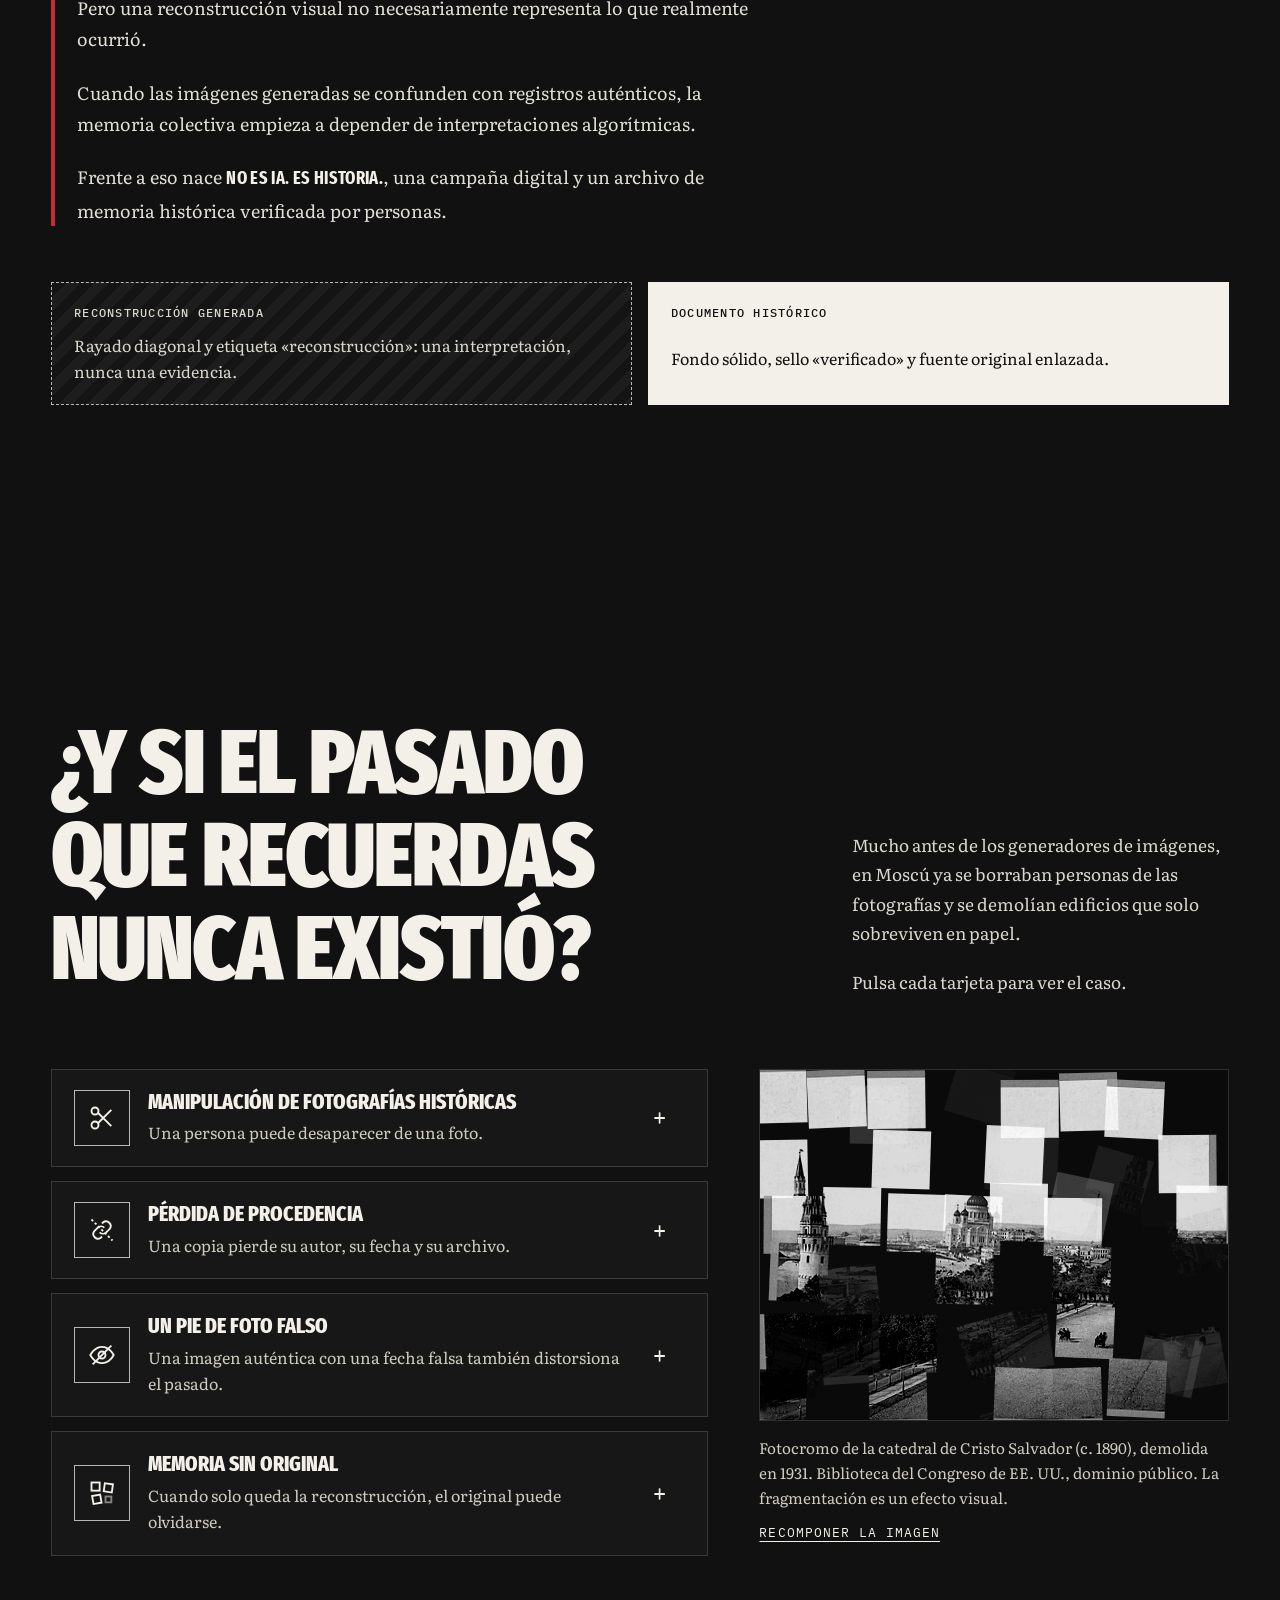
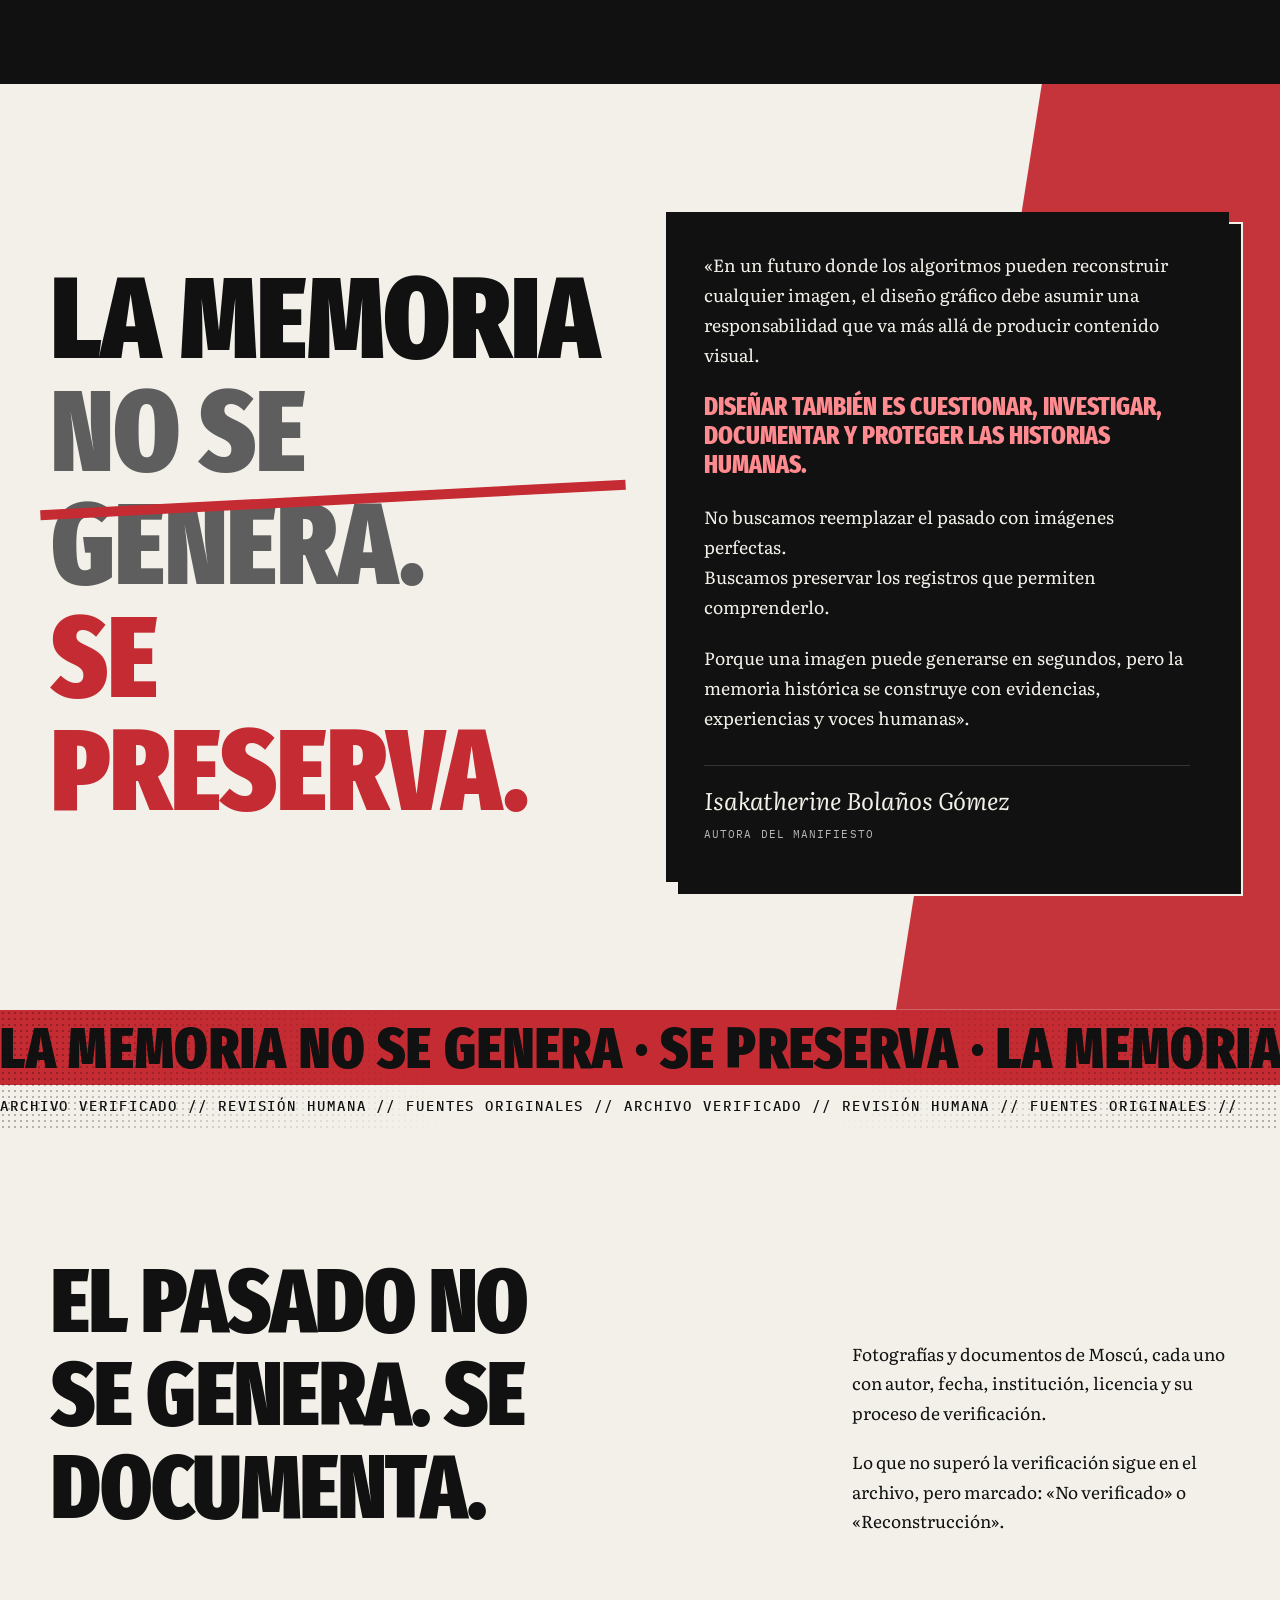
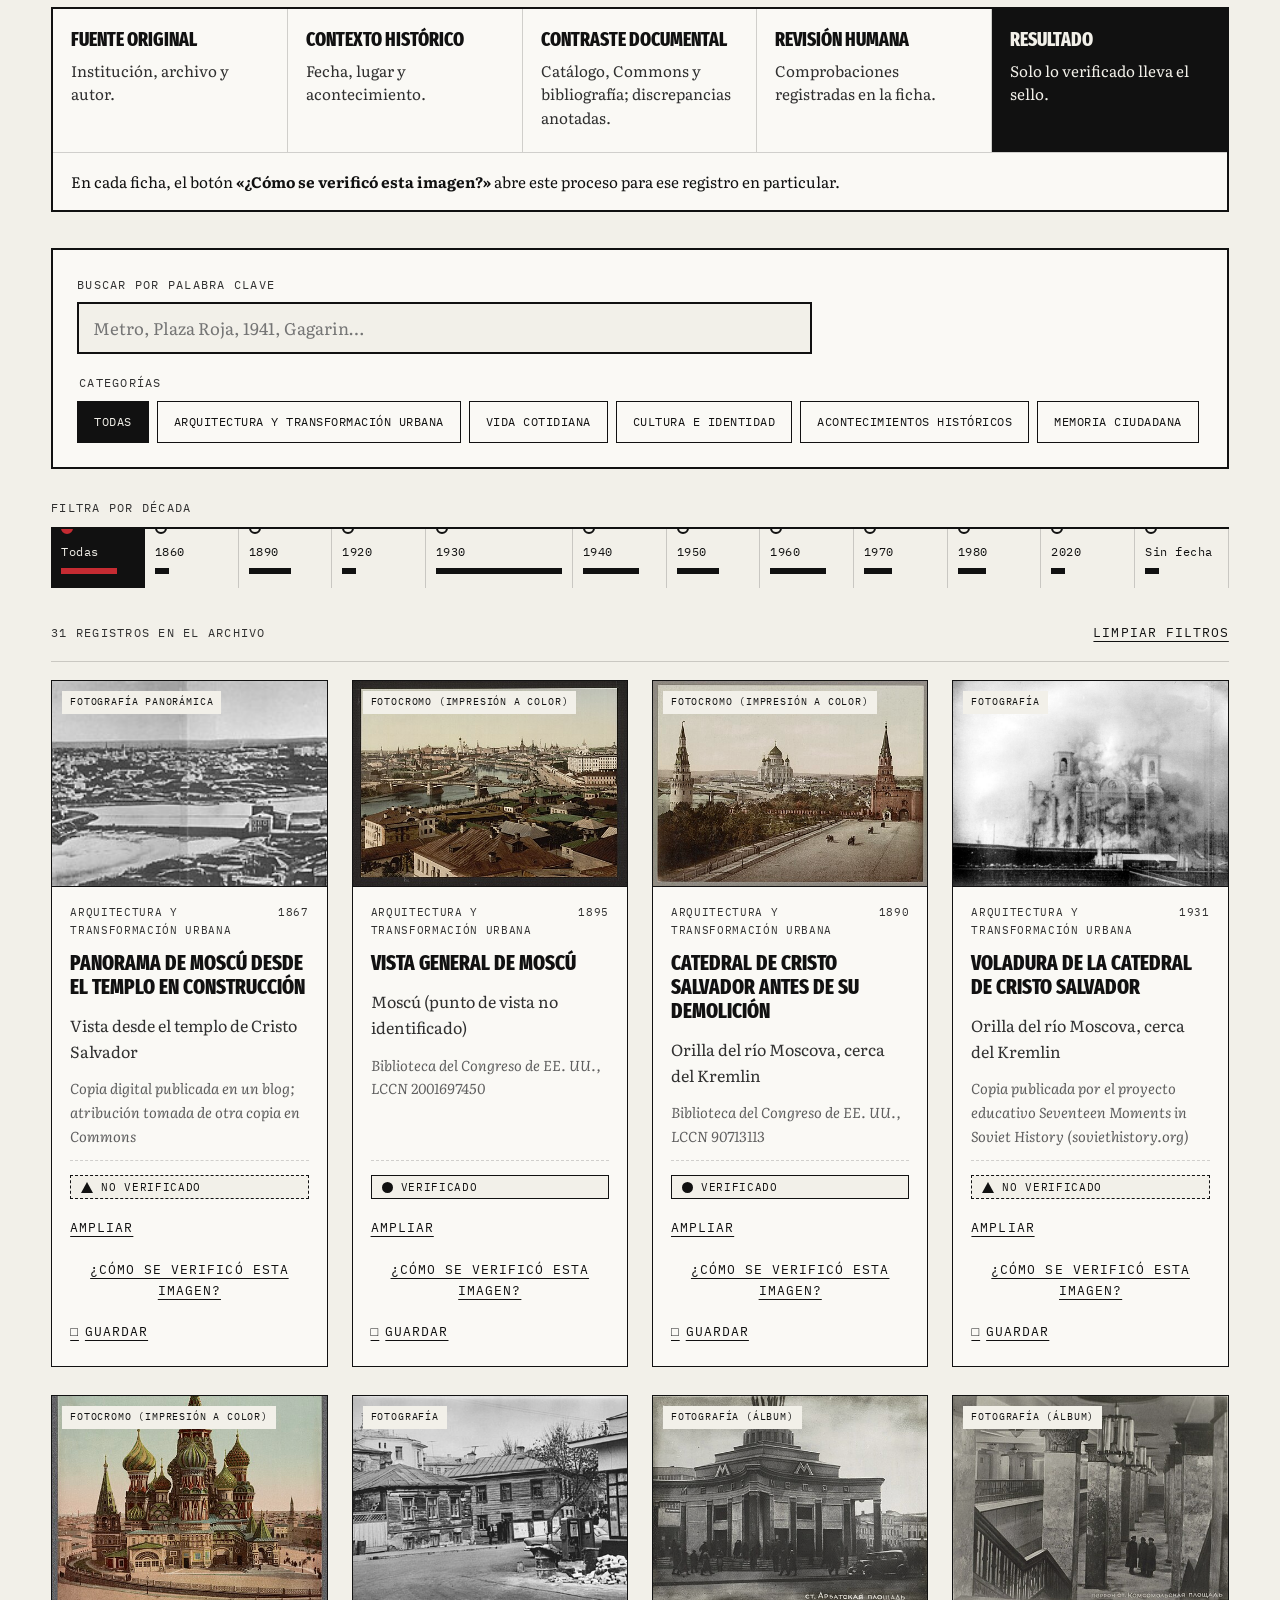
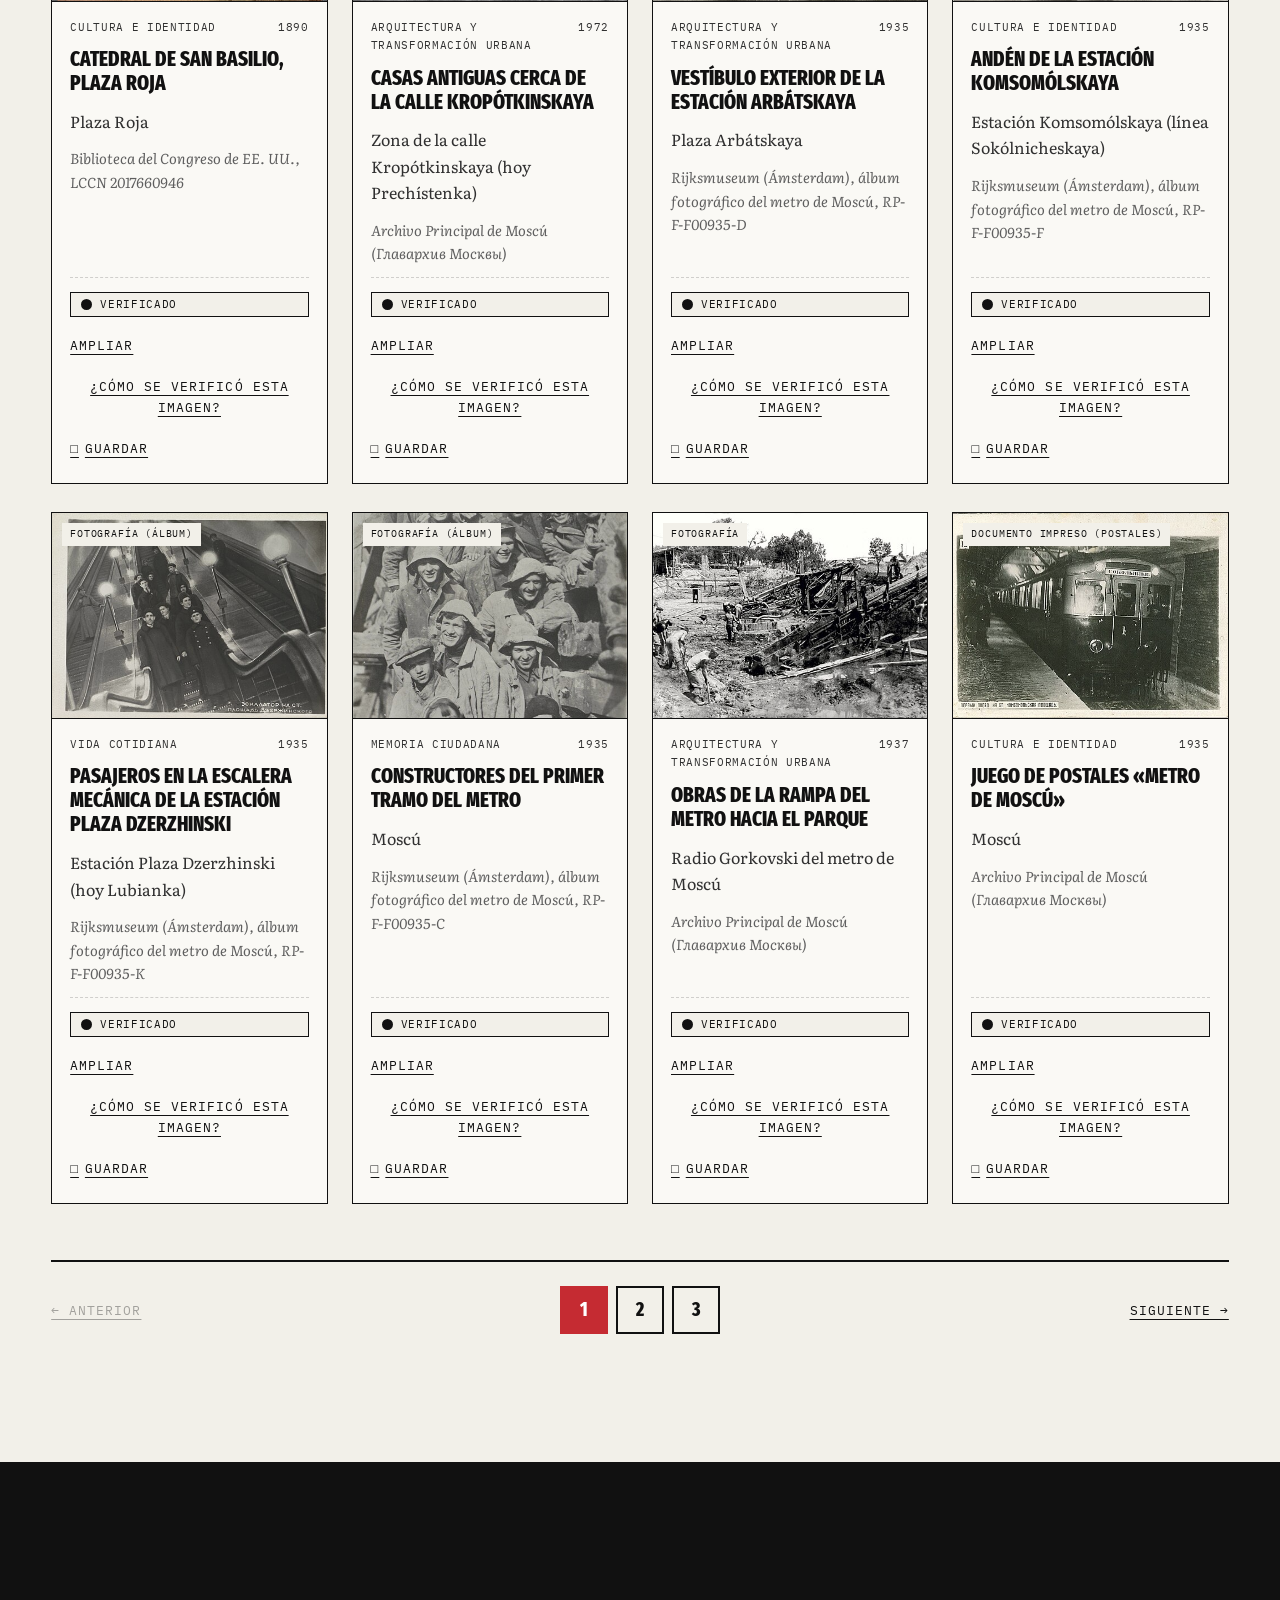
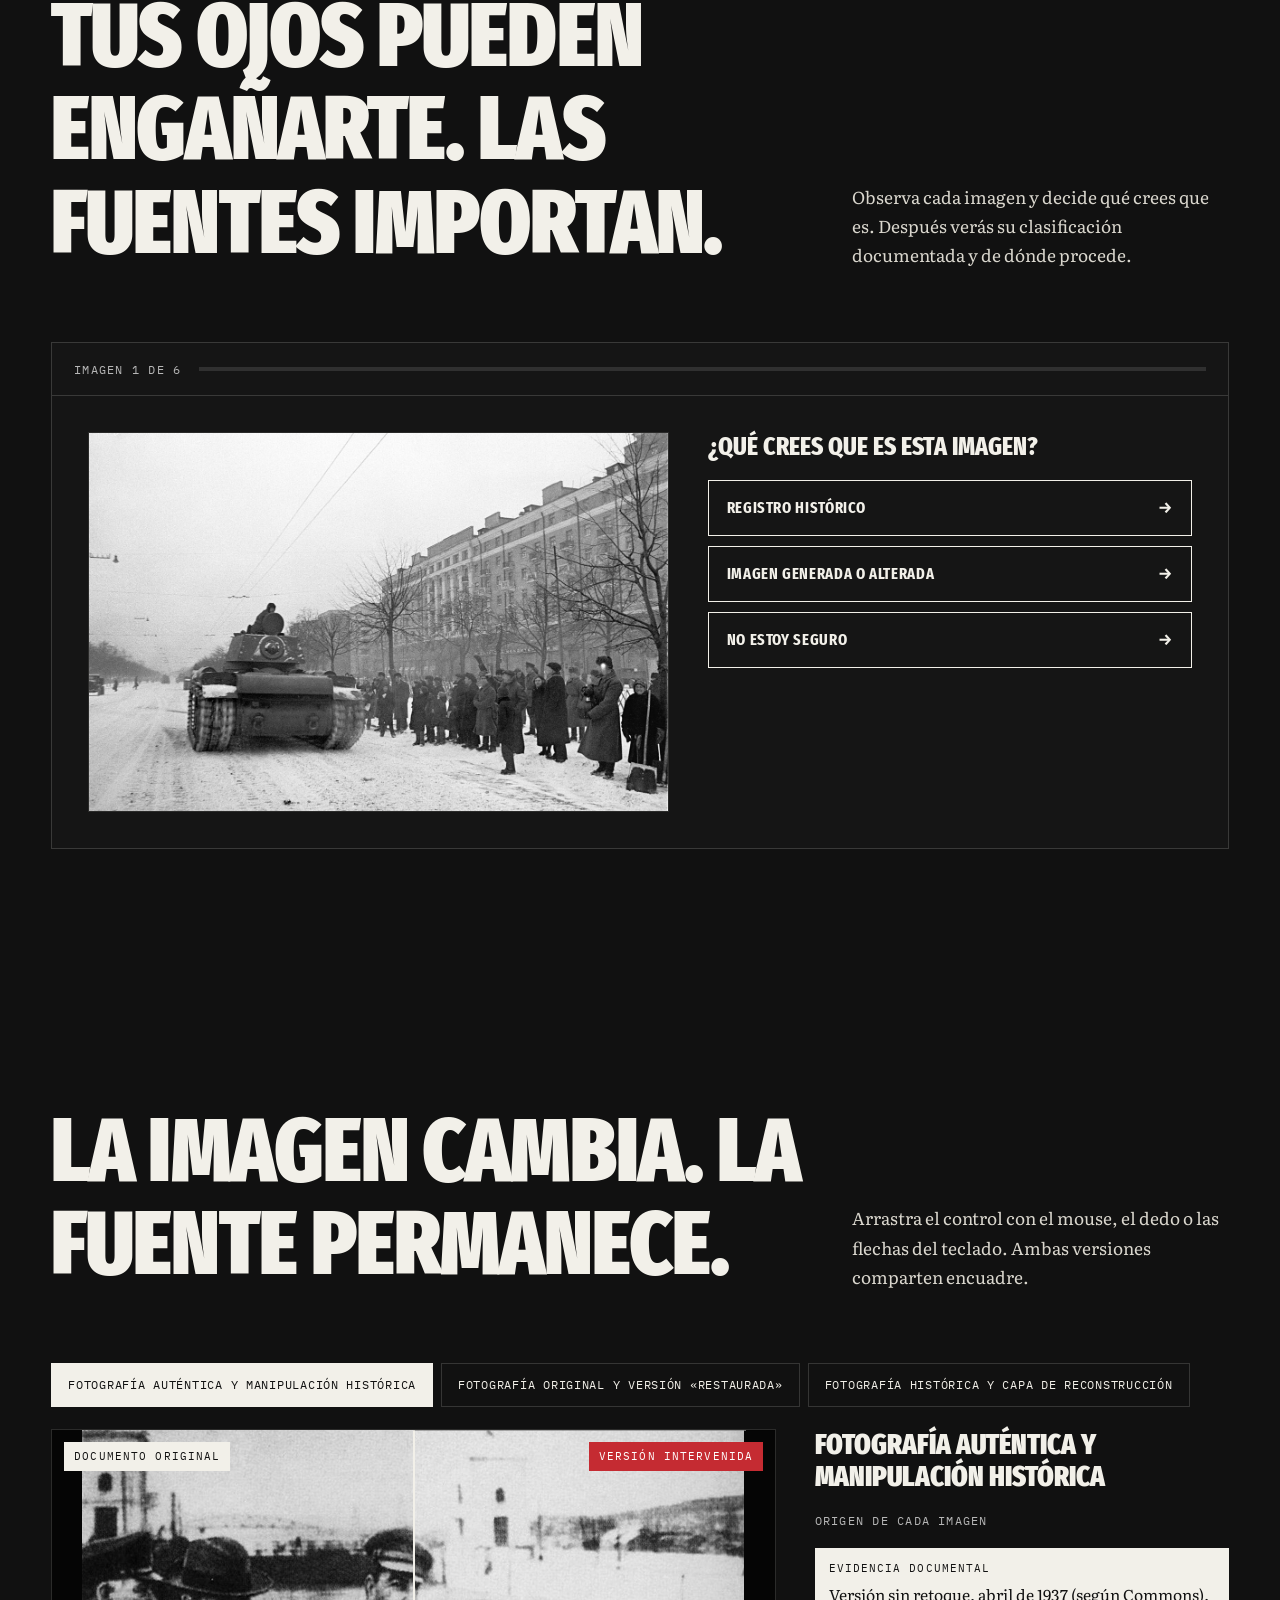
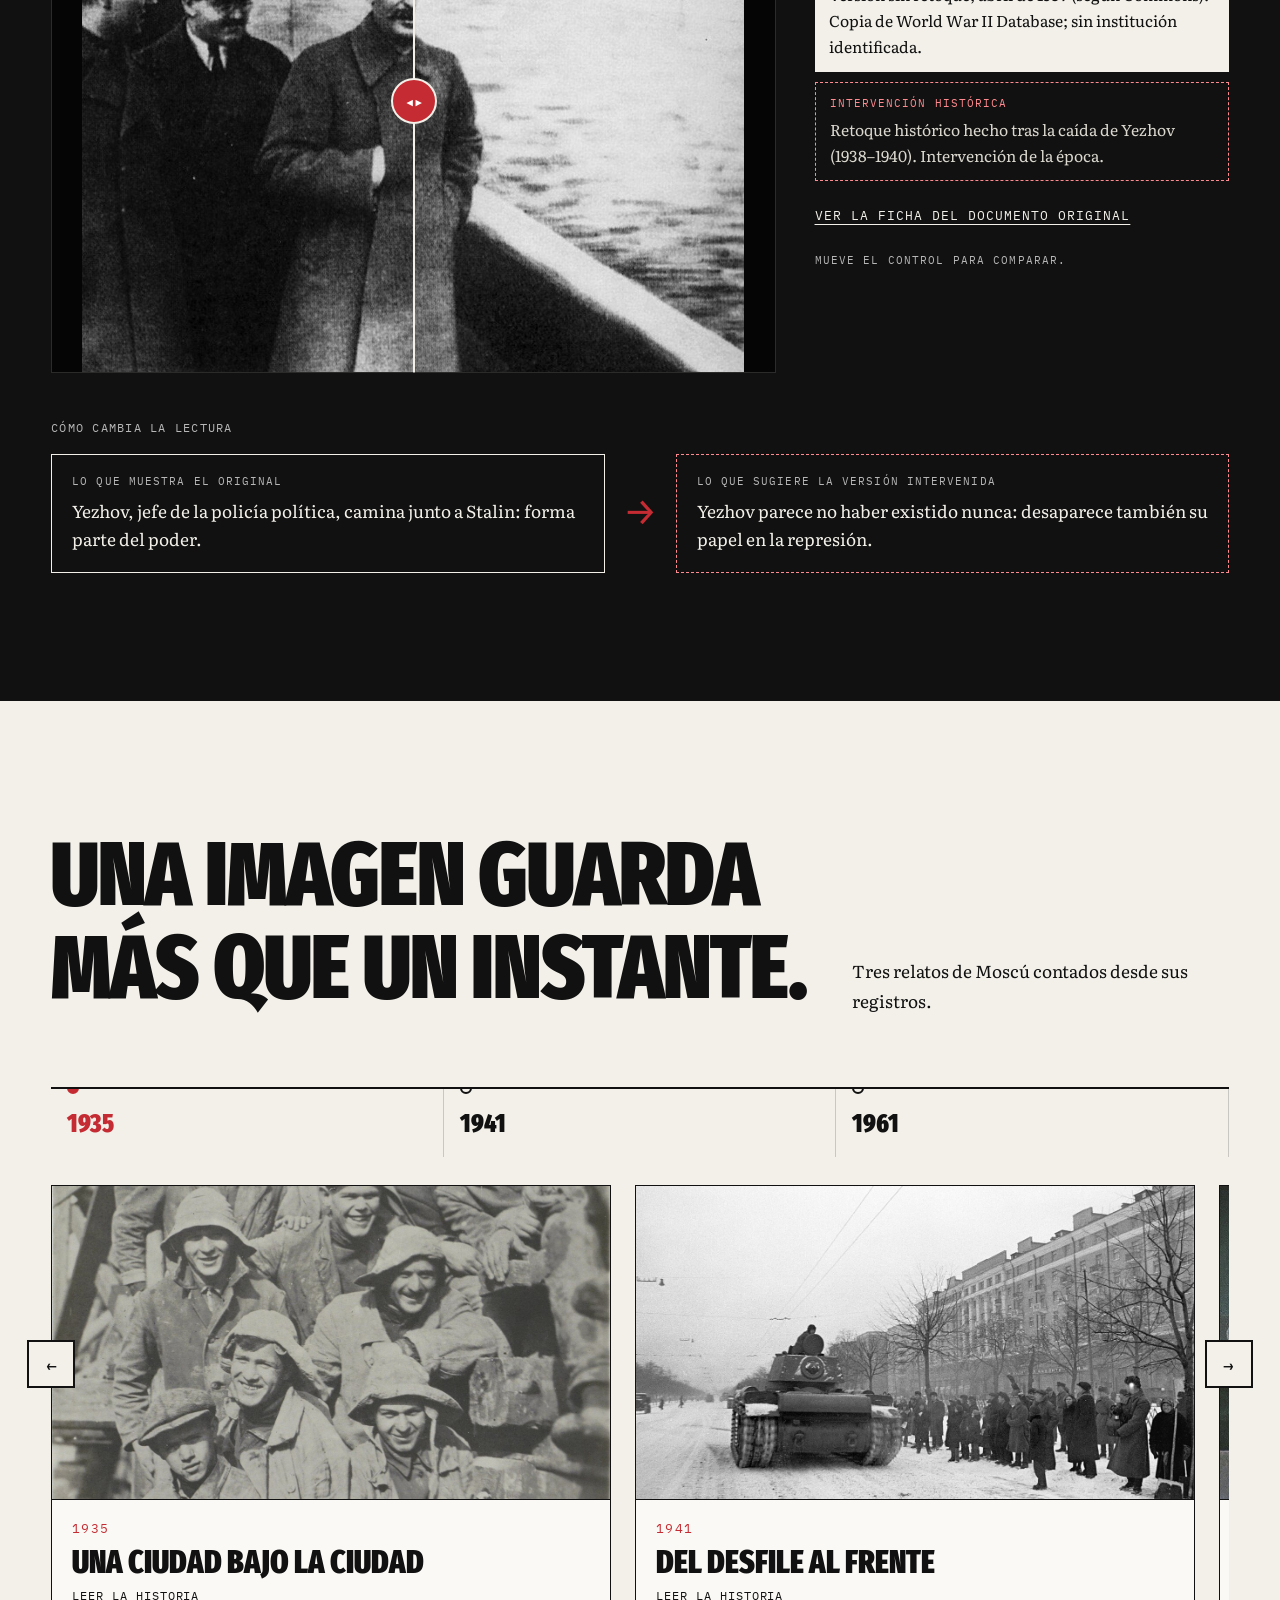
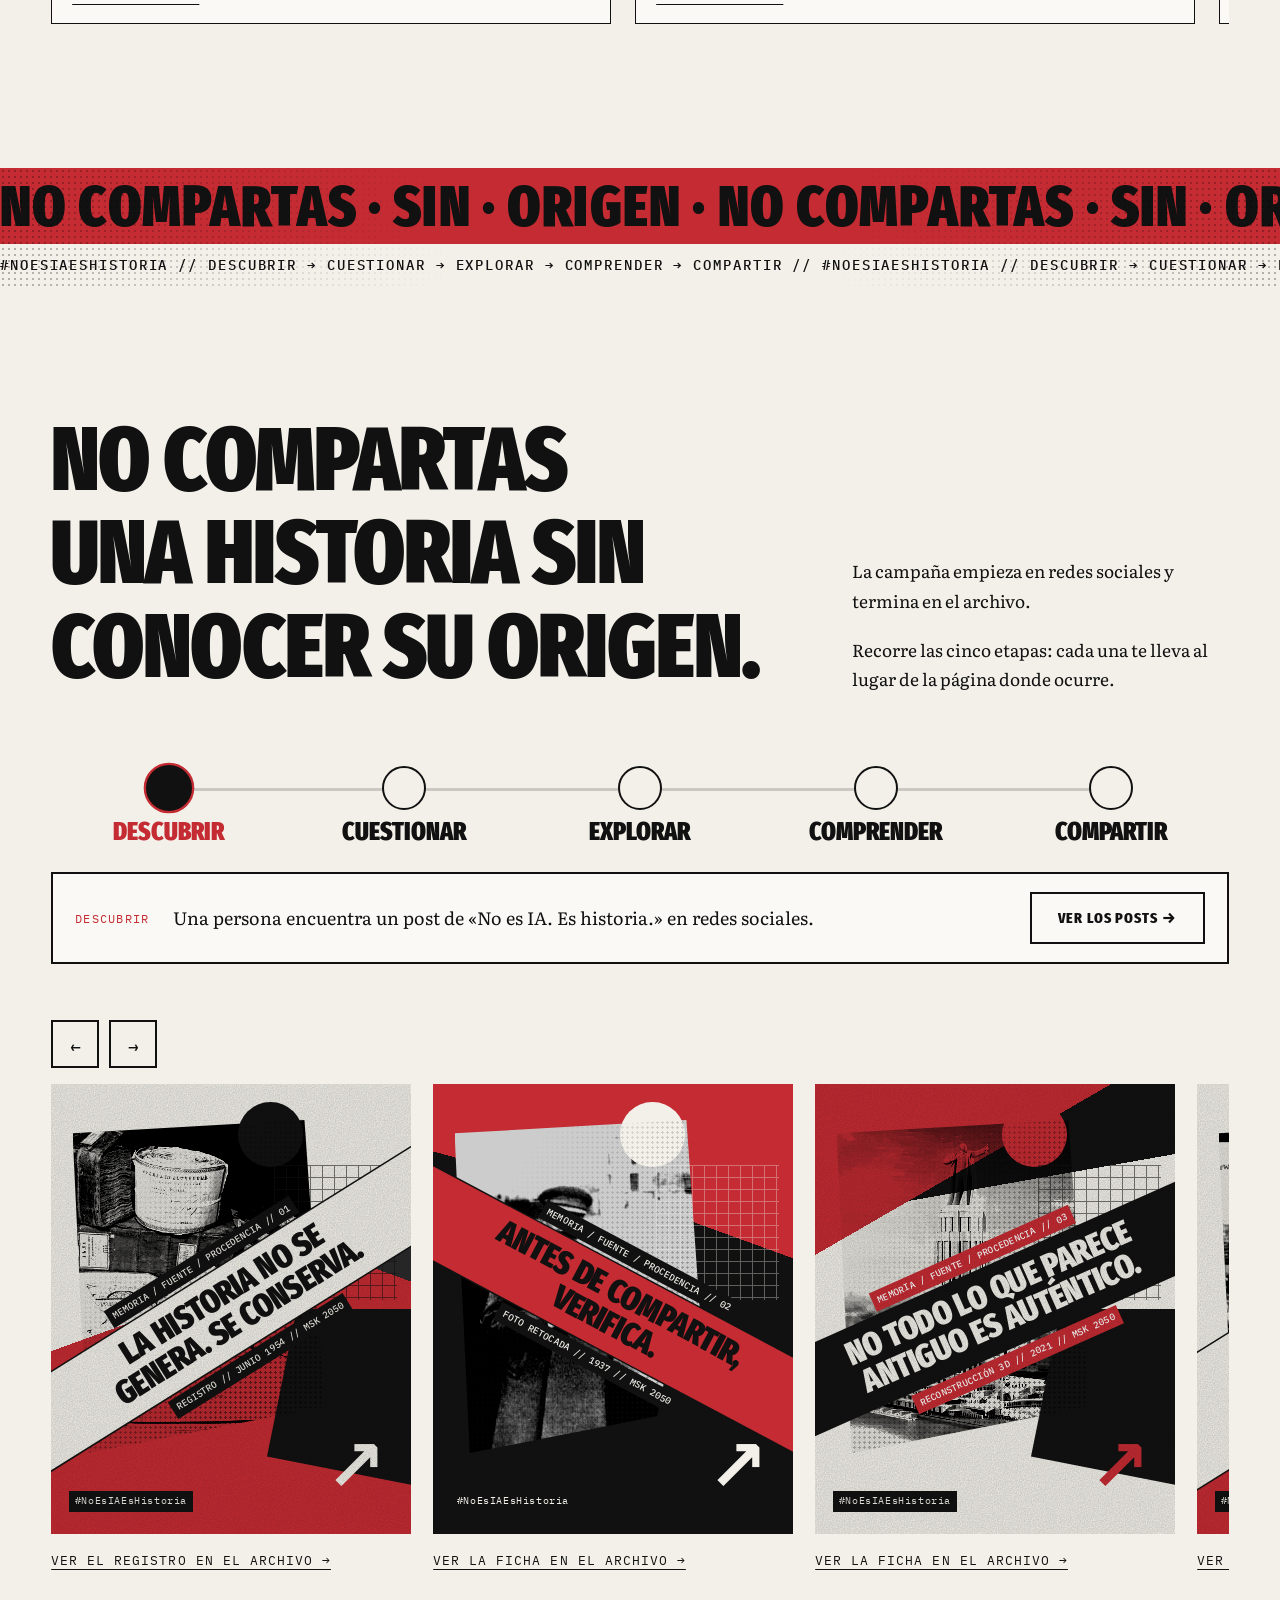
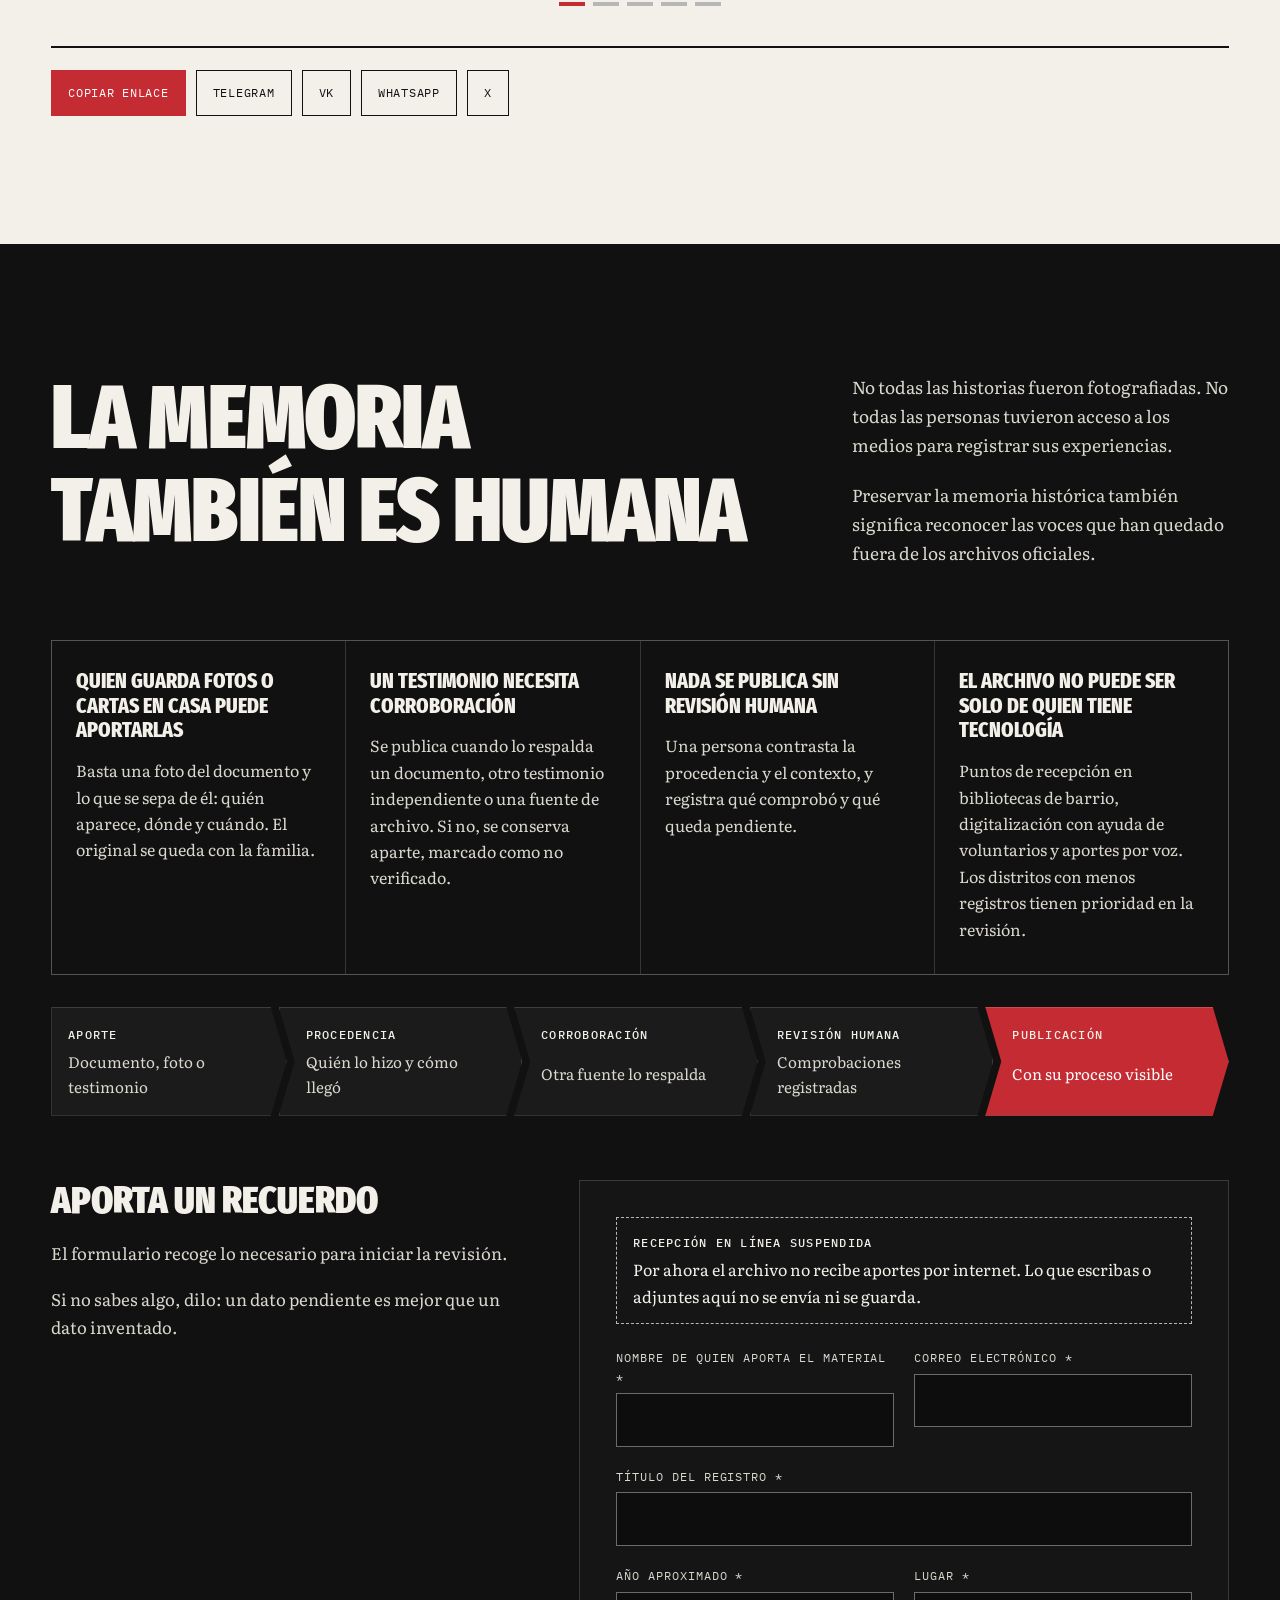
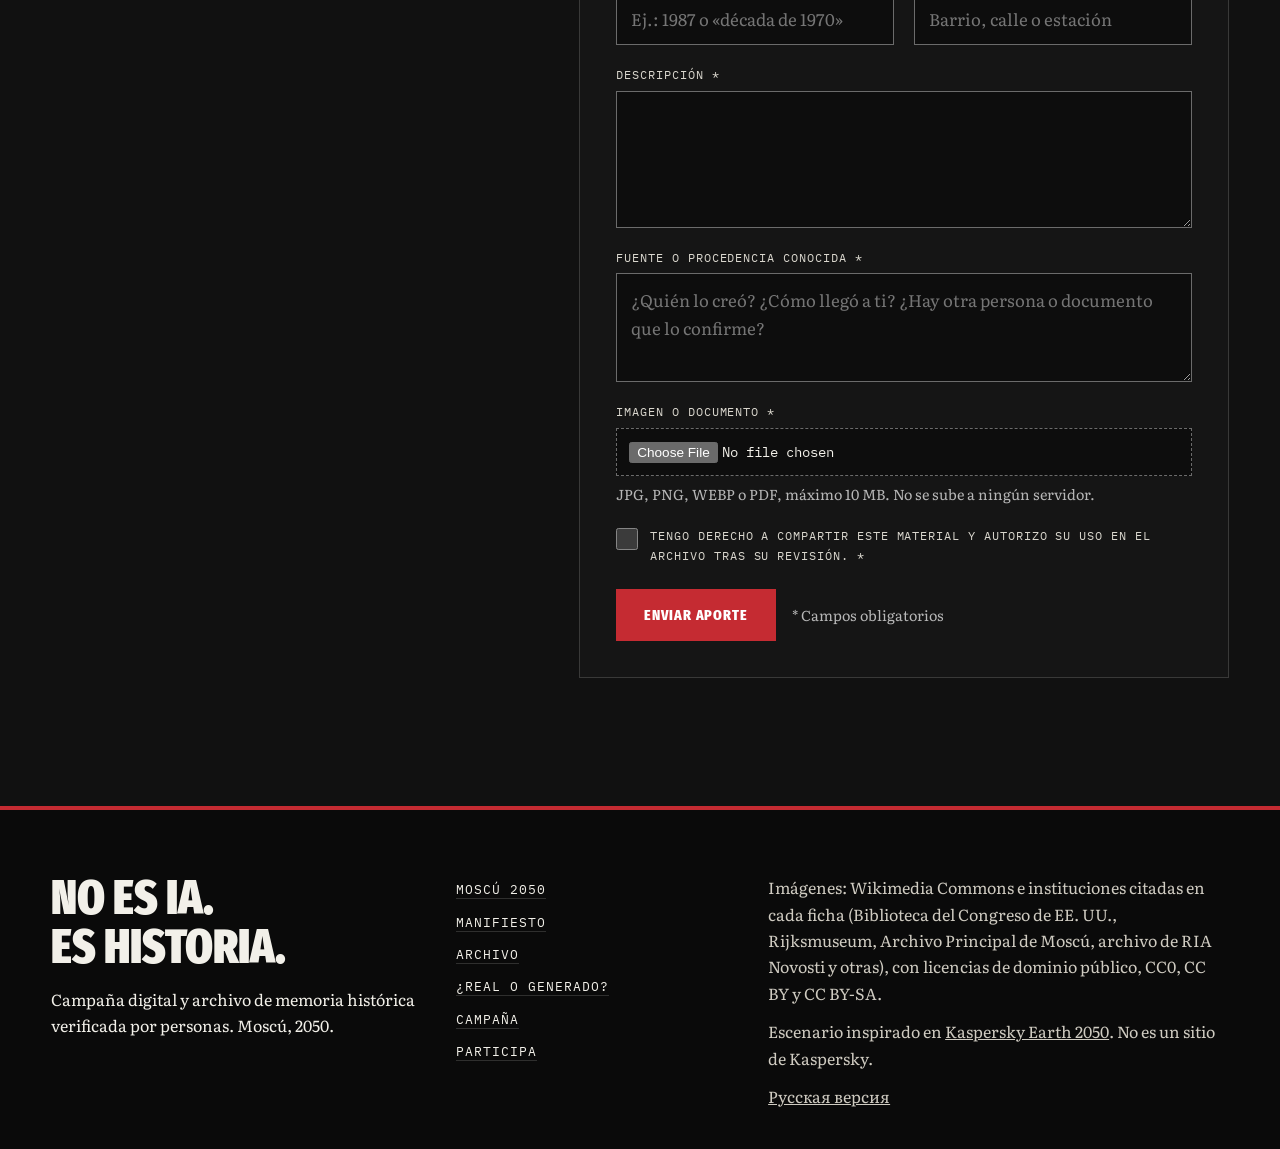
<file: moscu-2050/es.html>
<!doctype html>
<html lang="es">
<head>
  <meta charset="utf-8">
  <meta name="viewport" content="width=device-width, initial-scale=1">
  <title>NO ES IA. ES HISTORIA. · Moscú 2050 · Archivo de la memoria</title>
  <meta name="description" content="Moscú, 2050. Campaña digital y archivo de memoria histórica verificada por personas.">
  <meta name="theme-color" content="#111111">
  <meta property="og:type" content="website">
  <meta property="og:locale" content="es_CO">
  <meta property="og:title" content="NO ES IA. ES HISTORIA. · Moscú 2050">
  <meta property="og:description" content="La memoria no se genera. Se preserva.">
  <meta property="og:image" content="https://katbogo.github.io/no-es-ia-es-historia/moscu-2050/img/archivo/vista-general-1890-sm.jpg">
  <meta name="twitter:card" content="summary_large_image">
  <link rel="alternate" hreflang="ru" href="https://katbogo.github.io/no-es-ia-es-historia/moscu-2050/">
  <link rel="alternate" hreflang="es" href="https://katbogo.github.io/no-es-ia-es-historia/moscu-2050/es.html">
  <link rel="icon" href="img/favicon.svg" type="image/svg+xml">
  <link rel="preconnect" href="https://fonts.googleapis.com">
  <link rel="preconnect" href="https://fonts.gstatic.com" crossorigin>
  <link href="https://fonts.googleapis.com/css2?family=Fira+Sans+Extra+Condensed:wght@600;700;800;900&family=IBM+Plex+Mono:wght@400;500&family=Literata:ital,opsz,wght@0,7..72,400..600;1,7..72,400&display=swap" rel="stylesheet">
  <link rel="preload" as="image" href="img/archivo/vista-general-1890.jpg">
  <link rel="stylesheet" href="css/styles.css?v=20261122c">
</head>
<body>
  <a class="skip" href="#contenido">Saltar al contenido</a>
  <div class="progress" aria-hidden="true"><span id="progreso"></span></div>

  <!-- ===================== NAVEGACIÓN ===================== -->
  <header class="nav" id="nav">
    <div class="nav__inner">
      <a class="brand" href="#inicio" aria-label="NO ES IA. ES HISTORIA. Ir al inicio">
        <span class="brand__mark" aria-hidden="true">NO/IA</span>
        <span class="brand__text">No es IA. Es historia.</span>
      </a>
      <div class="idioma" role="group" aria-label="Idioma">
        <a class="idioma__otro" href="./" hreflang="ru" lang="ru" data-idioma>RU<span class="sr-only"> — русская версия</span></a>
        <span class="idioma__actual" aria-current="true">ES</span>
      </div>
      <button class="nav__toggle" type="button" aria-expanded="false" aria-controls="menu">
        <span class="nav__bars" aria-hidden="true"></span><span class="sr-only">Abrir menú</span>
      </button>
      <nav class="nav__menu" id="menu" aria-label="Principal">
        <ul>
          <li><a href="#moscu-2050">Moscú 2050</a></li>
          <li><a href="#archivo">Archivo</a></li>
          <li><a href="#explora">Explora</a></li>
          <li><a href="#campana">Campaña</a></li>
          <li><a href="#participa">Participa</a></li>
        </ul>
        <button class="nav__coleccion" type="button" data-abrir-coleccion>
          Mi colección <span class="contador" data-contador-coleccion>0</span>
        </button>
      </nav>
    </div>
  </header>

  <main id="contenido">

    <!-- ===================== INICIO ===================== -->
    <section class="hero" id="inicio" aria-labelledby="hero-titulo">
      <div class="hero__media" aria-hidden="true">
        <div class="hero__parallax">
          <img class="hero__foto" src="img/archivo/vista-general-1890.jpg" alt="" width="1920" height="1429">
          <svg class="hero__capa" viewBox="0 0 1600 1000" preserveAspectRatio="xMidYMid slice">
            <defs>
              <linearGradient id="hz" x1="0" y1="0" x2="0" y2="1">
                <stop offset="0" stop-color="#C52B32" stop-opacity="0"/>
                <stop offset="1" stop-color="#C52B32" stop-opacity=".35"/>
              </linearGradient>
            </defs>
            <rect width="1600" height="1000" fill="#111" opacity=".55"/>
            <g stroke="#F2F0E9" stroke-opacity=".22" fill="none">
              <path d="M0 760 H1600 M0 820 H1600 M0 900 H1600 M0 1000 H1600"/>
              <path d="M800 640 L-400 1000 M800 640 L0 1000 M800 640 L400 1000 M800 640 L800 1000 M800 640 L1200 1000 M800 640 L1600 1000 M800 640 L2000 1000"/>
            </g>
            <g stroke="#F2F0E9" stroke-width="2" fill="none" stroke-opacity=".85">
              <path d="M210 640 V250 L250 180 L290 250 V640"/>
              <path d="M250 180 V90"/>
              <path d="M520 640 V330 H640 V640 M545 330 V290 H615 V330"/>
              <path d="M1010 640 V200 L1060 120 L1110 200 V640 M1060 120 V40"/>
              <path d="M1260 640 V360 Q1330 300 1400 360 V640"/>
              <path d="M1180 640 V420 H1240 V640"/>
            </g>
            <g stroke="#C52B32" stroke-width="2.5" fill="none">
              <rect x="190" y="160" width="120" height="490" stroke-dasharray="6 6"/>
              <rect x="990" y="30" width="140" height="620" stroke-dasharray="6 6"/>
            </g>
            <g fill="#F2F0E9" font-family="IBM Plex Mono, monospace" font-size="18" letter-spacing="2">
              <text x="196" y="150">OBJ-0217 · ¿ORIGEN?</text>
              <text x="996" y="22">RECONSTRUCCIÓN · 98,2 %</text>
              <text x="1240" y="700">CAPA GENERADA</text>
            </g>
            <rect y="640" width="1600" height="360" fill="url(#hz)"/>
          </svg>
        </div>
        <div class="hero__scan"></div>
        <div class="hero__sombra"></div>
        <div class="hero__collage"><span class="hero__bloque hero__bloque--1"></span><span class="hero__bloque hero__bloque--2"></span><span class="hero__trama"></span><span class="hero__rejilla"></span></div>
      </div>

      <div class="hero__contenido">
        <h1 class="hero__titulo" id="hero-titulo">
          <span class="linea glitch" data-text="NO ES IA.">NO ES IA.</span>
          <span class="linea">ES HISTORIA.</span>
        </h1>
        <p class="hero__eslogan">El futuro puede reescribirlo todo. Menos lo que realmente vivimos.</p>
        <p class="hero__lede">Campaña digital y archivo de memoria histórica verificada por personas.</p>
        <div class="hero__acciones">
          <a class="btn btn--rojo" href="#archivo">Explorar el archivo</a>
          <a class="btn btn--linea" href="#moscu-2050">Moscú, 2050</a>
        </div>
      </div>

      <div class="hero__leyenda mono" aria-live="polite">
        <p><span class="hero__estado" id="hero-estado">Ahora ves: una capa de reconstrucción, no un documento</span></p>
        <p class="hero__credito">Fondo: «General view, Moscow», fotocromo, c. 1890–1900. Biblioteca del Congreso de EE. UU. (dominio público). La capa gráfica superior no forma parte del documento.</p>
      </div>

      <a class="hero__scroll" href="#moscu-2050"><span class="mono">Desliza</span><span class="hero__flecha" aria-hidden="true"></span></a>
    </section>

    <div class="cinta" aria-hidden="true">
      <div class="cinta__banda cinta__banda--roja"><span>NO ES IA · ES HISTORIA · NO ES IA · ES HISTORIA · NO ES IA · ES HISTORIA · NO ES IA · ES HISTORIA ·</span></div>
      <div class="cinta__banda cinta__banda--hueso"><span>MOSCÚ 2050 // ARCHIVO DE LA MEMORIA // FUENTES VERIFICADAS // MOSCÚ 2050 // ARCHIVO DE LA MEMORIA // FUENTES VERIFICADAS //</span></div>
    </div>

    <!-- ===================== MOSCÚ 2050 ===================== -->
    <section class="seccion seccion--oscura contexto" id="moscu-2050" aria-labelledby="contexto-titulo">
      <div class="contenedor">
        <h2 class="titular titular--ancho" id="contexto-titulo">Moscú 2050: cuando el pasado se genera</h2>

        <div class="contexto__grid contexto__grid--uno">
          <div class="contexto__texto reveal">
            <p class="contexto__pregunta">¿Qué sucede cuando el pasado deja de documentarse y comienza a generarse?</p>
            <div class="contexto__cita">
              <p>En la Moscú de 2050, la inteligencia artificial reconstruye acontecimientos históricos a partir de relatos, documentos y descripciones humanas.</p>
              <p>Pero una reconstrucción visual no necesariamente representa lo que realmente ocurrió.</p>
              <p>Cuando las imágenes generadas se confunden con registros auténticos, la memoria colectiva empieza a depender de interpretaciones algorítmicas.</p>
              <p>Frente a eso nace <strong>NO ES IA. ES HISTORIA.</strong>, una campaña digital y un archivo de memoria histórica verificada por personas.</p>
            </div>
          </div>
        </div>

        <div class="distincion reveal" aria-label="Cómo distinguir una reconstrucción de un documento">
          <div class="distincion__item distincion__item--esp">
            <span class="mono">Reconstrucción generada</span>
            <p>Rayado diagonal y etiqueta «reconstrucción»: una interpretación, nunca una evidencia.</p>
          </div>
          <div class="distincion__item distincion__item--doc">
            <span class="mono">Documento histórico</span>
            <p>Fondo sólido, sello «verificado» y fuente original enlazada.</p>
          </div>
        </div>
      </div>
    </section>

    <!-- ===================== PROBLEMA ===================== -->
    <section class="seccion seccion--oscura problema" id="problema" aria-labelledby="problema-titulo">
      <div class="contenedor">
        <header class="cabecera reveal">
          <h2 class="titular" id="problema-titulo">¿Y si el pasado que recuerdas nunca existió?</h2>
          <div class="cabecera__texto">
            <p>Mucho antes de los generadores de imágenes, en Moscú ya se borraban personas de las fotografías y se demolían edificios que solo sobreviven en papel.</p>
            <p>Pulsa cada tarjeta para ver el caso.</p>
          </div>
        </header>

        <div class="problema__grid">
          <ul class="riesgos" id="riesgos"></ul>

          <figure class="fragmento reveal" id="fragmento">
            <div class="fragmento__lienzo" id="fragmento-lienzo" role="img" aria-label="La catedral de Cristo Salvador en un fotocromo de 1890 se descompone en fragmentos para representar la pérdida de información."></div>
            <figcaption>
              Fotocromo de la catedral de Cristo Salvador (c. 1890), demolida en 1931. Biblioteca del Congreso de EE. UU., dominio público. La fragmentación es un efecto visual.
              <button class="btn-texto" type="button" id="fragmento-boton">Recomponer la imagen</button>
            </figcaption>
          </figure>
        </div>
      </div>
    </section>

    <!-- ===================== MANIFIESTO ===================== -->
    <section class="manifiesto" id="manifiesto" aria-labelledby="manifiesto-titulo">
      <div class="contenedor manifiesto__grid">
        <h2 class="manifiesto__titulo" id="manifiesto-titulo">
          <span>La memoria</span>
          <span class="tachado">no se genera.</span>
          <span class="rojo">Se preserva.</span>
        </h2>
        <div class="manifiesto__texto reveal">
          <p>«En un futuro donde los algoritmos pueden reconstruir cualquier imagen, el diseño gráfico debe asumir una responsabilidad que va más allá de producir contenido visual.</p>
          <p class="destacado">Diseñar también es cuestionar, investigar, documentar y proteger las historias humanas.</p>
          <p>No buscamos reemplazar el pasado con imágenes perfectas.<br>Buscamos preservar los registros que permiten comprenderlo.</p>
          <p>Porque una imagen puede generarse en segundos, pero la memoria histórica se construye con evidencias, experiencias y voces humanas».</p>
          <p class="firma"><span class="firma__nombre">Isakatherine Bolaños Gómez</span><span class="mono">Autora del manifiesto</span></p>
        </div>
      </div>
    </section>

    <div class="cinta" aria-hidden="true">
      <div class="cinta__banda cinta__banda--roja"><span>LA MEMORIA NO SE GENERA · SE PRESERVA · LA MEMORIA NO SE GENERA · SE PRESERVA · LA MEMORIA NO SE GENERA · SE PRESERVA ·</span></div>
      <div class="cinta__banda cinta__banda--hueso"><span>ARCHIVO VERIFICADO // REVISIÓN HUMANA // FUENTES ORIGINALES // ARCHIVO VERIFICADO // REVISIÓN HUMANA // FUENTES ORIGINALES //</span></div>
    </div>

    <!-- ===================== ARCHIVO ===================== -->
    <section class="seccion seccion--clara archivo" id="archivo" aria-labelledby="archivo-titulo">
      <div class="contenedor">
        <header class="cabecera reveal">
          <h2 class="titular" id="archivo-titulo">El pasado no se genera. Se documenta.</h2>
          <div class="cabecera__texto">
            <p>Fotografías y documentos de Moscú, cada uno con autor, fecha, institución, licencia y su proceso de verificación.</p>
            <p>Lo que no superó la verificación sigue en el archivo, pero marcado: «No verificado» o «Reconstrucción».</p>
          </div>
        </header>

        <div class="proceso-v" id="como-verificamos" aria-label="Cómo se verifica cada registro">
          <ol class="proceso-v__pasos">
            <li><strong>Fuente original</strong>Institución, archivo y autor.</li>
            <li><strong>Contexto histórico</strong>Fecha, lugar y acontecimiento.</li>
            <li><strong>Contraste documental</strong>Catálogo, Commons y bibliografía; discrepancias anotadas.</li>
            <li><strong>Revisión humana</strong>Comprobaciones registradas en la ficha.</li>
            <li><strong>Resultado</strong>Solo lo verificado lleva el sello.</li>
          </ol>
          <p class="proceso-v__nota">En cada ficha, el botón <strong>«¿Cómo se verificó esta imagen?»</strong> abre este proceso para ese registro en particular.</p>
        </div>

        <form class="herramientas" id="filtros" role="search" aria-label="Buscar en el archivo" onsubmit="return false">
          <div class="campo-buscar">
            <label for="buscar" class="mono">Buscar por palabra clave</label>
            <input type="search" id="buscar" placeholder="Metro, Plaza Roja, 1941, Gagarin…" autocomplete="off">
          </div>
          <fieldset class="categorias">
            <legend class="mono">Categorías</legend>
            <div class="chips" id="categorias"></div>
          </fieldset>
        </form>

        <div class="linea-tiempo" aria-labelledby="lt-titulo">
          <p class="mono" id="lt-titulo">Filtra por década</p>
          <div class="linea-tiempo__pista" id="linea-tiempo" role="group" aria-labelledby="lt-titulo"></div>
        </div>

        <div class="resultados-barra">
          <p class="mono" id="resultados" role="status" aria-live="polite">Cargando el archivo…</p>
          <button class="btn-texto" type="button" id="limpiar">Limpiar filtros</button>
        </div>

        <ul class="galeria" id="galeria" aria-label="Registros del archivo"></ul>

        <nav class="paginacion" id="paginacion" aria-label="Páginas del archivo" hidden></nav>

        <div class="vacio" id="vacio" hidden>
          <p class="titular titular--s">Sin resultados</p>
          <p>Ningún registro coincide con esa búsqueda o esos filtros. Prueba con otra palabra, otra década u otra categoría.</p>
          <button class="btn btn--rojo" type="button" id="vacio-limpiar">Ver todo el archivo</button>
        </div>
        <p class="error-carga" id="error-archivo" hidden role="alert">No se pudo cargar el archivo. Recarga la página para intentarlo de nuevo.</p>
      </div>
    </section>

    <!-- ===================== ¿REAL O GENERADO? ===================== -->
    <section class="seccion seccion--oscura quiz" id="explora" aria-labelledby="quiz-titulo">
      <div class="contenedor">
        <header class="cabecera reveal">
          <h2 class="titular" id="quiz-titulo">Tus ojos pueden engañarte. Las fuentes importan.</h2>
          <div class="cabecera__texto">
            <p>Observa cada imagen y decide qué crees que es. Después verás su clasificación documentada y de dónde procede.</p>
          </div>
        </header>

        <div class="quiz__panel" id="quiz">
          <div class="quiz__progreso">
            <p class="mono" id="quiz-paso">Imagen 1 de 6</p>
            <div class="barra" aria-hidden="true"><span id="quiz-barra"></span></div>
          </div>
          <div class="quiz__cuerpo" id="quiz-cuerpo"></div>
        </div>
      </div>
    </section>

    <!-- ===================== ANTES / DESPUÉS ===================== -->
    <section class="seccion seccion--oscura comparador" id="antes-despues" aria-labelledby="comparador-titulo">
      <div class="contenedor">
        <header class="cabecera reveal">
          <h2 class="titular" id="comparador-titulo">La imagen cambia. La fuente permanece.</h2>
          <div class="cabecera__texto">
            <p>Arrastra el control con el mouse, el dedo o las flechas del teclado. Ambas versiones comparten encuadre.</p>
          </div>
        </header>

        <div class="comparador__pestanas" role="tablist" aria-label="Comparaciones" id="comparador-tabs"></div>

        <div class="comparador__grid">
          <div class="comparador__visor" id="visor">
            <img class="visor__base" id="visor-original" alt="">
            <div class="visor__intervenida" id="visor-capa-wrap">
              <img id="visor-intervenida" alt="">
              <svg class="visor__especulativa" id="visor-especulativa" viewBox="0 0 1600 1000" preserveAspectRatio="xMidYMid slice" aria-hidden="true">
                <g stroke="#F2F0E9" stroke-width="3" fill="none" stroke-opacity=".9">
                  <path d="M120 1000 V260 L200 140 L280 260 V1000"/><path d="M200 140 V40"/>
                  <path d="M1250 1000 V300 Q1350 210 1450 300 V1000"/>
                  <path d="M0 520 C400 470 1200 470 1600 520"/>
                </g>
                <g stroke="#C52B32" stroke-width="4" fill="none" stroke-dasharray="10 8">
                  <rect x="560" y="300" width="300" height="220"/>
                  <rect x="100" y="120" width="200" height="880"/>
                </g>
                <g fill="#F2F0E9" font-family="IBM Plex Mono, monospace" font-size="30" letter-spacing="3">
                  <text x="560" y="285">RECONOCIDO · 0,97</text>
                  <text x="100" y="105">ELEMENTO AÑADIDO</text>
                  <text x="1080" y="960">MSK · 2050</text>
                </g>
              </svg>
            </div>
            <span class="visor__etiqueta visor__etiqueta--izq mono">Documento original</span>
            <span class="visor__etiqueta visor__etiqueta--der mono">Versión intervenida</span>
            <div class="visor__linea" id="visor-linea" aria-hidden="true"><span></span></div>
            <label class="sr-only" for="visor-rango">Posición del comparador: a la izquierda el documento original, a la derecha la versión intervenida</label>
            <input type="range" id="visor-rango" class="visor__rango" min="0" max="100" value="50" step="1">
          </div>
          <div class="comparador__texto" id="comparador-texto" aria-live="polite"></div>
        </div>
        <div class="comparador__lectura" id="comparador-lectura" aria-live="polite"></div>
      </div>
    </section>

    <!-- ===================== HISTORIAS ===================== -->
    <section class="seccion seccion--clara historias" id="historias" aria-labelledby="historias-titulo">
      <div class="contenedor">
        <header class="cabecera reveal">
          <h2 class="titular" id="historias-titulo">Una imagen guarda más que un instante.</h2>
          <div class="cabecera__texto">
            <p>Tres relatos de Moscú contados desde sus registros.</p>
          </div>
        </header>

        <div class="historias__tiempo" role="tablist" aria-label="Línea de tiempo de las historias" id="historias-tiempo"></div>
        <div class="historias__marco">
          <button class="flecha flecha--izq" type="button" id="historias-prev" aria-label="Historia anterior">←</button>
          <ol class="historias__pista" id="historias-pista"></ol>
          <button class="flecha flecha--der" type="button" id="historias-sig" aria-label="Historia siguiente">→</button>
        </div>
      </div>
    </section>

    <div class="cinta" aria-hidden="true">
      <div class="cinta__banda cinta__banda--roja"><span>NO COMPARTAS · SIN · ORIGEN · NO COMPARTAS · SIN · ORIGEN · NO COMPARTAS · SIN · ORIGEN · NO COMPARTAS · SIN · ORIGEN ·</span></div>
      <div class="cinta__banda cinta__banda--hueso"><span>#NOESIAESHISTORIA // DESCUBRIR → CUESTIONAR → EXPLORAR → COMPRENDER → COMPARTIR // #NOESIAESHISTORIA // DESCUBRIR → CUESTIONAR → EXPLORAR → COMPRENDER → COMPARTIR //</span></div>
    </div>

    <!-- ===================== CAMPAÑA ===================== -->
    <section class="seccion seccion--clara campana" id="campana" aria-labelledby="campana-titulo">
      <div class="contenedor">
        <header class="cabecera reveal">
          <h2 class="titular" id="campana-titulo">No compartas una historia sin conocer su origen.</h2>
          <div class="cabecera__texto">
            <p>La campaña empieza en redes sociales y termina en el archivo.</p>
            <p>Recorre las cinco etapas: cada una te lleva al lugar de la página donde ocurre.</p>
          </div>
        </header>

        <div class="recorrido" aria-label="El recorrido de la memoria">
          <ol class="recorrido__lista" id="recorrido"></ol>
          <div class="recorrido__detalle" id="recorrido-detalle" aria-live="polite"></div>
        </div>

        <div class="carrusel" aria-label="Posts de la campaña">
          <div class="carrusel__cabeza">
            <div class="carrusel__controles">
              <button class="flecha" type="button" id="carrusel-prev" aria-label="Pieza anterior">←</button>
              <button class="flecha" type="button" id="carrusel-sig" aria-label="Pieza siguiente">→</button>
            </div>
          </div>
          <ul class="carrusel__pista" id="carrusel" aria-label="Piezas de la campaña"></ul>
          <div class="carrusel__puntos" id="carrusel-puntos" aria-hidden="true"></div>
        </div>

        <div class="compartir" id="compartir-zona" aria-label="Compartir la campaña">
          <div class="compartir__botones" id="compartir"></div>
        </div>
      </div>
    </section>

    <!-- ===================== LA MEMORIA TAMBIÉN ES HUMANA ===================== -->
    <section class="seccion seccion--oscura participa" id="participa" aria-labelledby="participa-titulo">
      <div class="contenedor">
        <header class="cabecera reveal">
          <h2 class="titular" id="participa-titulo">La memoria también es humana</h2>
          <div class="cabecera__texto">
            <p>No todas las historias fueron fotografiadas. No todas las personas tuvieron acceso a los medios para registrar sus experiencias.</p>
            <p>Preservar la memoria histórica también significa reconocer las voces que han quedado fuera de los archivos oficiales.</p>
          </div>
        </header>

        <div class="humana__grid">
          <article class="humana__item">
            <h3>Quien guarda fotos o cartas en casa puede aportarlas</h3>
            <p>Basta una foto del documento y lo que se sepa de él: quién aparece, dónde y cuándo. El original se queda con la familia.</p>
          </article>
          <article class="humana__item">
            <h3>Un testimonio necesita corroboración</h3>
            <p>Se publica cuando lo respalda un documento, otro testimonio independiente o una fuente de archivo. Si no, se conserva aparte, marcado como no verificado.</p>
          </article>
          <article class="humana__item">
            <h3>Nada se publica sin revisión humana</h3>
            <p>Una persona contrasta la procedencia y el contexto, y registra qué comprobó y qué queda pendiente.</p>
          </article>
          <article class="humana__item">
            <h3>El archivo no puede ser solo de quien tiene tecnología</h3>
            <p>Puntos de recepción en bibliotecas de barrio, digitalización con ayuda de voluntarios y aportes por voz. Los distritos con menos registros tienen prioridad en la revisión.</p>
          </article>
        </div>

        <ol class="flujo" aria-label="Cómo se revisa un aporte">
          <li><span class="mono">Aporte</span>Documento, foto o testimonio</li>
          <li><span class="mono">Procedencia</span>Quién lo hizo y cómo llegó</li>
          <li><span class="mono">Corroboración</span>Otra fuente lo respalda</li>
          <li><span class="mono">Revisión humana</span>Comprobaciones registradas</li>
          <li class="flujo__fin"><span class="mono">Publicación</span>Con su proceso visible</li>
        </ol>

        <div class="participa__grid">
          <div class="participa__lado">
            <h3 class="participa__titulo">Aporta un recuerdo</h3>
            <p>El formulario recoge lo necesario para iniciar la revisión.</p>
            <p>Si no sabes algo, dilo: un dato pendiente es mejor que un dato inventado.</p>
          </div>
          <form class="formulario" id="formulario" novalidate>
            <p class="aviso" role="note"><strong class="mono">Recepción en línea suspendida</strong> Por ahora el archivo no recibe aportes por internet. Lo que escribas o adjuntes aquí no se envía ni se guarda.</p>

            <div class="campos">
              <div class="campo">
                <label for="f-nombre">Nombre de quien aporta el material *</label>
                <input id="f-nombre" name="nombre" type="text" autocomplete="name" required aria-describedby="e-nombre">
                <p class="error" id="e-nombre" hidden></p>
              </div>
              <div class="campo">
                <label for="f-correo">Correo electrónico *</label>
                <input id="f-correo" name="correo" type="email" autocomplete="email" required aria-describedby="e-correo">
                <p class="error" id="e-correo" hidden></p>
              </div>
              <div class="campo campo--ancho">
                <label for="f-titulo">Título del registro *</label>
                <input id="f-titulo" name="titulo" type="text" required aria-describedby="e-titulo">
                <p class="error" id="e-titulo" hidden></p>
              </div>
              <div class="campo">
                <label for="f-anio">Año aproximado *</label>
                <input id="f-anio" name="anio" type="text" inputmode="numeric" placeholder="Ej.: 1987 o «década de 1970»" required aria-describedby="e-anio">
                <p class="error" id="e-anio" hidden></p>
              </div>
              <div class="campo">
                <label for="f-lugar">Lugar *</label>
                <input id="f-lugar" name="lugar" type="text" placeholder="Barrio, calle o estación" required aria-describedby="e-lugar">
                <p class="error" id="e-lugar" hidden></p>
              </div>
              <div class="campo campo--ancho">
                <label for="f-descripcion">Descripción *</label>
                <textarea id="f-descripcion" name="descripcion" rows="4" required aria-describedby="e-descripcion"></textarea>
                <p class="error" id="e-descripcion" hidden></p>
              </div>
              <div class="campo campo--ancho">
                <label for="f-fuente">Fuente o procedencia conocida *</label>
                <textarea id="f-fuente" name="fuente" rows="3" placeholder="¿Quién lo creó? ¿Cómo llegó a ti? ¿Hay otra persona o documento que lo confirme?" required aria-describedby="e-fuente"></textarea>
                <p class="error" id="e-fuente" hidden></p>
              </div>
              <div class="campo campo--ancho">
                <label for="f-archivo">Imagen o documento *</label>
                <input id="f-archivo" name="archivo" type="file" accept="image/jpeg,image/png,image/webp,application/pdf" required aria-describedby="h-archivo e-archivo">
                <p class="ayuda" id="h-archivo">JPG, PNG, WEBP o PDF, máximo 10 MB. No se sube a ningún servidor.</p>
                <div class="vista-previa" id="vista-previa" hidden></div>
                <p class="error" id="e-archivo" hidden></p>
              </div>
              <div class="campo campo--ancho">
                <label class="casilla"><input id="f-autorizo" name="autorizo" type="checkbox" required aria-describedby="e-autorizo"> Tengo derecho a compartir este material y autorizo su uso en el archivo tras su revisión. *</label>
                <p class="error" id="e-autorizo" hidden></p>
              </div>
            </div>

            <div class="formulario__acciones">
              <button class="btn btn--rojo" type="submit">Enviar aporte</button>
              <p class="ayuda">* Campos obligatorios</p>
            </div>
            <div class="estado-envio" id="estado-envio" role="status" aria-live="polite" tabindex="-1" hidden></div>
          </form>
        </div>
      </div>
    </section>
  </main>

  <!-- ===================== PIE ===================== -->
  <footer class="pie">
    <div class="contenedor pie__grid">
      <div>
        <p class="pie__titulo">NO ES IA.<br>ES HISTORIA.</p>
        <p>Campaña digital y archivo de memoria histórica verificada por personas. Moscú, 2050.</p>
      </div>
      <nav aria-label="Pie de página">
        <ul class="pie__enlaces">
          <li><a href="#moscu-2050">Moscú 2050</a></li>
          <li><a href="#manifiesto">Manifiesto</a></li>
          <li><a href="#archivo">Archivo</a></li>
          <li><a href="#explora">¿Real o generado?</a></li>
          <li><a href="#campana">Campaña</a></li>
          <li><a href="#participa">Participa</a></li>
        </ul>
      </nav>
      <div class="pie__aviso">
        <p>Imágenes: Wikimedia Commons e instituciones citadas en cada ficha (Biblioteca del Congreso de EE. UU., Rijksmuseum, Archivo Principal de Moscú, archivo de RIA Novosti y otras), con licencias de dominio público, CC0, CC BY y CC BY-SA.</p>
        <p>Escenario inspirado en <a href="https://2050.earth/" target="_blank" rel="noopener">Kaspersky Earth 2050</a>. No es un sitio de Kaspersky.</p>
        <p><a href="./" hreflang="ru" lang="ru" data-idioma>Русская версия</a></p>
      </div>
    </div>
  </footer>

  <!-- ===================== DIÁLOGOS ===================== -->
  <dialog class="modal modal--registro" id="modal-registro" aria-labelledby="mr-titulo">
    <div class="modal__barra">
      <p class="mono" id="mr-codigo"></p>
      <div class="modal__acciones">
        <button class="btn-texto" type="button" id="mr-prev">← Anterior</button>
        <button class="btn-texto" type="button" id="mr-sig">Siguiente →</button>
        <button class="cerrar" type="button" data-cerrar aria-label="Cerrar ficha">✕</button>
      </div>
    </div>
    <div class="modal__cuerpo" id="mr-cuerpo"></div>
  </dialog>

  <dialog class="modal modal--verificacion" id="modal-verificacion" aria-labelledby="mv-titulo">
    <div class="modal__barra">
      <p class="mono" id="mv-codigo"></p>
      <button class="cerrar" type="button" data-cerrar aria-label="Cerrar el proceso de verificación">✕</button>
    </div>
    <div class="modal__cuerpo">
      <h2 class="mv-titulo" id="mv-titulo"></h2>
      <ol class="vpasos" id="mv-pasos"></ol>
    </div>
  </dialog>

  <dialog class="modal modal--lateral" id="modal-coleccion" aria-labelledby="mc-titulo">
    <div class="modal__barra">
      <h2 class="mono" id="mc-titulo">Mi colección</h2>
      <button class="cerrar" type="button" data-cerrar aria-label="Cerrar colección">✕</button>
    </div>
    <div class="modal__cuerpo">
      <p class="nota">Selección temporal: se guarda solo en esta pestaña y se borra al cerrarla.</p>
      <ul class="coleccion" id="coleccion-lista"></ul>
      <p class="coleccion__vacia" id="coleccion-vacia">Todavía no has guardado registros. Usa «Guardar» en cualquier ficha del archivo.</p>
      <button class="btn btn--linea" type="button" id="coleccion-vaciar">Vaciar colección</button>
    </div>
  </dialog>

  <dialog class="modal modal--pieza" id="modal-pieza" aria-labelledby="mp-titulo">
    <div class="modal__barra">
      <p class="mono">Pieza de campaña</p>
      <button class="cerrar" type="button" data-cerrar aria-label="Cerrar pieza">✕</button>
    </div>
    <div class="modal__cuerpo" id="mp-cuerpo"></div>
  </dialog>

  <div class="toast" id="toast" role="status" aria-live="polite"></div>

  <script type="module" src="js/main.js?v=20261122c"></script>
</body>
</html>
</file>
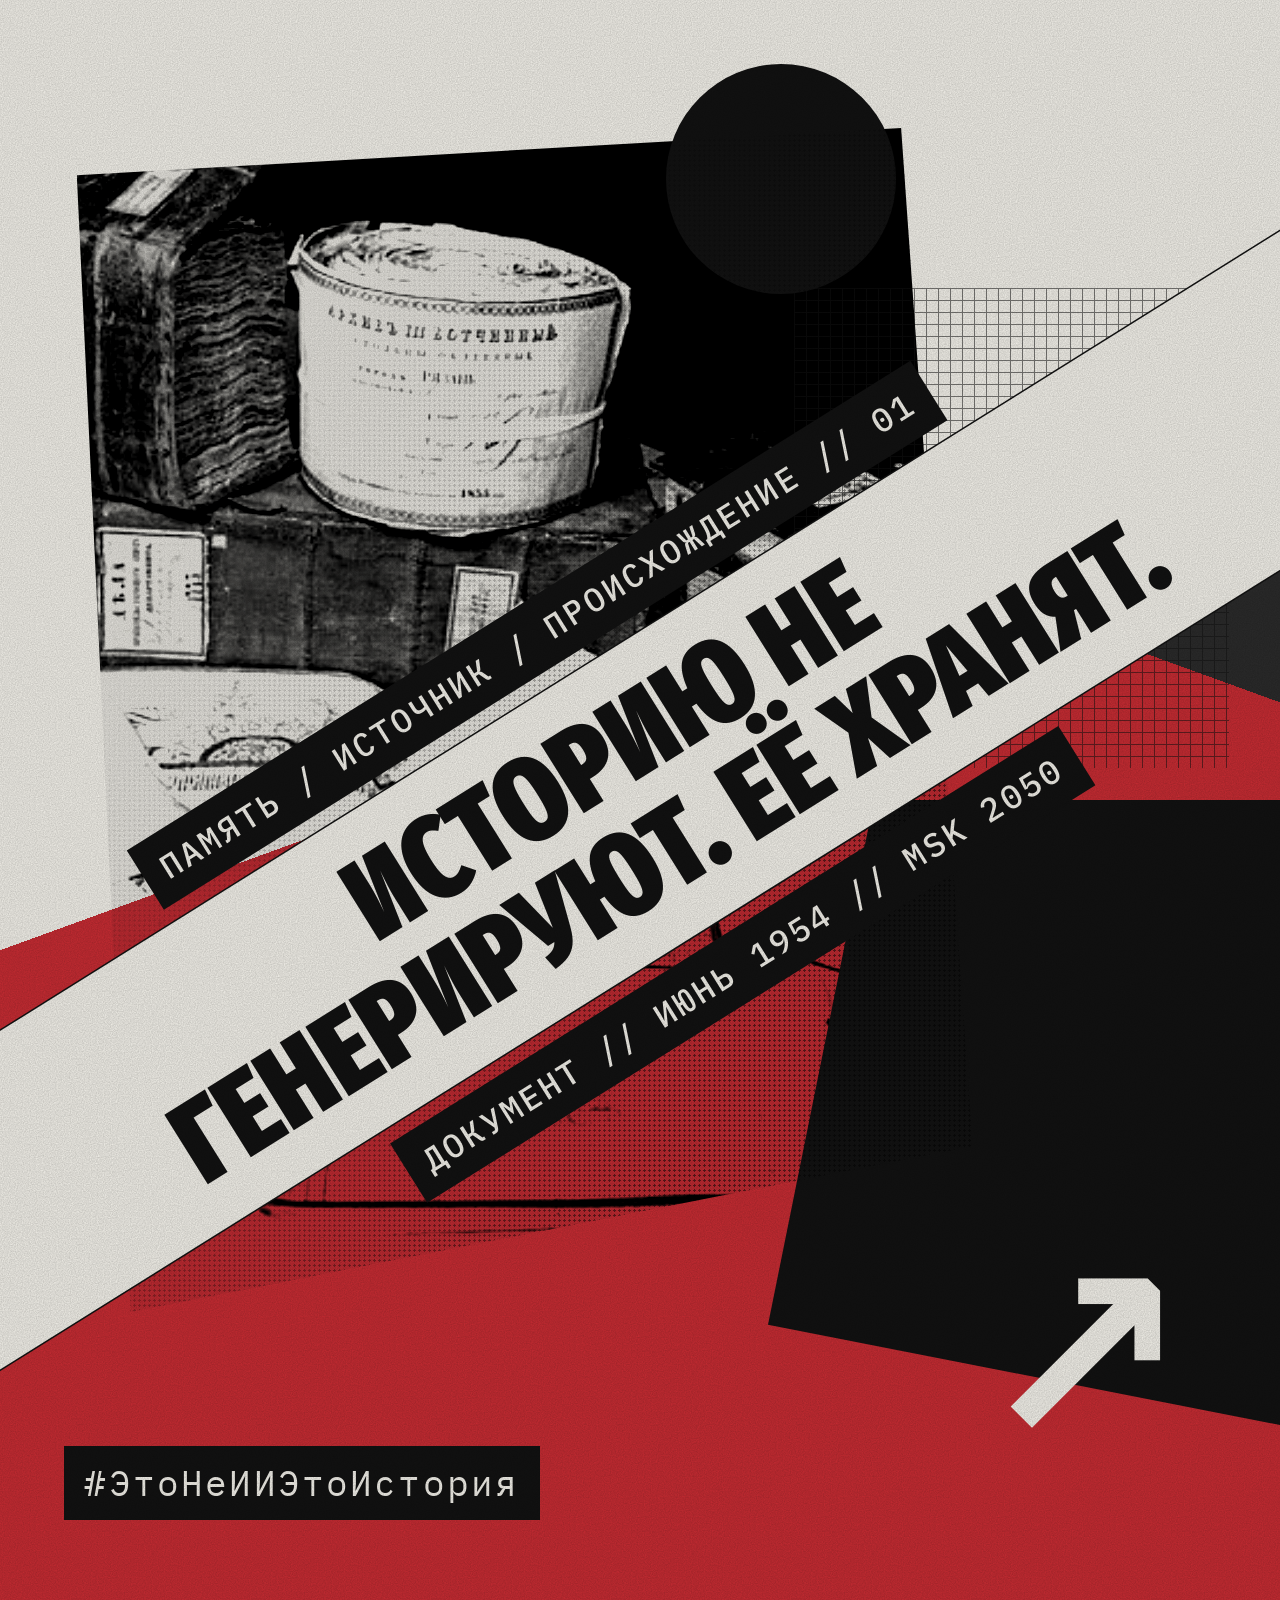
<file: moscu-2050/exportar-pieza.html>
<!doctype html>
<html lang="ru">
<head>
  <meta charset="utf-8">
  <meta name="viewport" content="width=device-width, initial-scale=1">
  <meta name="robots" content="noindex">
  <title>Exportar pieza</title>
  <!-- Herramienta interna: muestra una sola pieza de campaña a pantalla completa
       para exportarla como imagen. Uso: exportar-pieza.html?i=0&lang=ru (i de 0 a 4; lang ru o en). -->
  <script>
    document.documentElement.lang = new URLSearchParams(location.search).get("lang") === "es" ? "es" : "ru";
  </script>
  <link href="https://fonts.googleapis.com/css2?family=Fira+Sans+Extra+Condensed:wght@600;700;800;900&family=IBM+Plex+Mono:wght@400;500&family=Literata:ital,opsz,wght@0,7..72,400..600;1,7..72,400&display=block" rel="stylesheet">
  <link rel="stylesheet" href="css/styles.css?v=20261122c">
  <style>
    html, body { margin: 0; background: #111; overflow: hidden; }
    #lienzo { width: 100vw; height: 125vw; }
    #lienzo .pieza { width: 100%; height: 100%; aspect-ratio: auto; cursor: default; }
    #lienzo .pieza:hover { transform: none; box-shadow: none; }
  </style>
</head>
<body>
  <div id="lienzo"></div>
  <script type="module">
    const { piezaHTML } = await import("./js/modules/campana.js?v=20261122c");
    const { PIEZAS } = await import("./js/data/contenido.js?v=20261122c");
    const i = Number(new URLSearchParams(location.search).get("i") || 0);
    document.getElementById("lienzo").innerHTML = piezaHTML(PIEZAS[i], i, "div", "");
    const foto = document.querySelector(".pieza__foto");
    await Promise.all([document.fonts.ready, foto.decode().catch(() => {})]);
    document.body.setAttribute("data-listo", "1");
  </script>
</body>
</html>
</file>
<file: moscu-2050/css/styles.css>
/* ==========================================================================
   NO ES IA. ES HISTORIA. — Moscú 2050
   Proyecto académico de diseño especulativo
   Índice: 1 Tokens · 2 Base · 3 Componentes · 4 Navegación · 5 Hero
           6 Problema · 7 Archivo · 8 Modales · 9 Quiz · 10 Historias
           11 Comparador · 12 Campaña · 13 Participa · 14 Pie · 15 Responsive
   ========================================================================== */

/* 1. Tokens ---------------------------------------------------------------- */
:root {
  --carbon: #111111;
  --hueso: #F2F0E9;
  --rojo: #C52B32;
  --rojo-hover: #A8222A;
  --gris-osc: #303030;
  --gris-cla: #B7B7B7;
  --gris-medio: #5E5E5E;
  --linea-osc: rgba(242, 240, 233, 0.16);
  --linea-cla: rgba(17, 17, 17, 0.18);

  /* Fuentes con cirílico (ruso) y latín (inglés).
     Títulos: fuente estática (no variable) para evitar trazos internos
     en letras cirílicas con partes superpuestas, como la «Ы». */
  --f-titular: "Fira Sans Extra Condensed", "Arial Narrow", system-ui, sans-serif;
  --f-texto: "Literata", Georgia, "Times New Roman", serif;
  --f-mono: "IBM Plex Mono", ui-monospace, Consolas, monospace;

  --margen: clamp(16px, 4vw, 56px);
  --max: 1360px;
  --nav-h: 64px;
  --t: 0.35s cubic-bezier(.2, .7, .2, 1);
  color-scheme: dark;
}

/* 2. Base ------------------------------------------------------------------ */
*, *::before, *::after { box-sizing: border-box; }
[hidden] { display: none !important; }
html { scroll-behavior: smooth; scroll-padding-top: calc(var(--nav-h) + 8px); -webkit-text-size-adjust: 100%; }
body {
  margin: 0;
  background: var(--carbon);
  color: var(--hueso);
  font-family: var(--f-texto);
  font-size: 1.125rem;
  line-height: 1.65;
  overflow-x: hidden;
}
img { display: block; max-width: 100%; height: auto; }
a { color: inherit; }
h1, h2, h3, h4, p, ul, ol, figure, dl, dd { margin: 0; }
ul, ol { padding: 0; }
button, input, select, textarea { font: inherit; color: inherit; }
:focus-visible { outline: 3px solid var(--rojo); outline-offset: 3px; }
.seccion--oscura :focus-visible, .hero :focus-visible, .modal :focus-visible { outline-color: #FF5A61; }
.sr-only { position: absolute !important; width: 1px; height: 1px; overflow: hidden; clip: rect(0 0 0 0); white-space: nowrap; }
.mono { font-family: var(--f-mono); font-size: 0.78rem; letter-spacing: 0.1em; text-transform: uppercase; }
.skip { position: absolute; left: 12px; top: -80px; z-index: 200; padding: 10px 16px; background: var(--rojo); color: #fff; font-family: var(--f-mono); }
.skip:focus { top: 12px; }

.contenedor { width: 100%; max-width: var(--max); margin-inline: auto; padding-inline: var(--margen); }
.seccion { position: relative; padding-block: clamp(72px, 10vw, 140px); }
.seccion--oscura { background: var(--carbon); color: var(--hueso); }
.seccion--clara { background: var(--hueso); color: var(--carbon); color-scheme: light; }
.seccion--clara :focus-visible { outline-color: var(--rojo); }

/* Barra de progreso de lectura */
.progress { position: fixed; inset: 0 0 auto 0; height: 3px; z-index: 120; pointer-events: none; }
.progress span { display: block; height: 100%; width: 100%; background: var(--rojo); transform-origin: left; transform: scaleX(0); }

/* 3. Componentes ----------------------------------------------------------- */
.btn {
  display: inline-flex; align-items: center; justify-content: center; gap: .6em;
  min-height: 52px; padding: 0 26px;
  font-family: var(--f-titular); font-weight: 800; font-stretch: 112%;
  font-size: .95rem; letter-spacing: .06em; text-transform: uppercase; text-decoration: none;
  border: 2px solid transparent; cursor: pointer;
  transition: background-color var(--t), color var(--t), transform var(--t), border-color var(--t);
}
.btn--rojo { background: var(--rojo); color: #fff; }
.btn--rojo:hover { background: var(--rojo-hover); transform: translateY(-2px); }
.btn--linea { background: transparent; border-color: currentColor; }
.btn--linea:hover { background: var(--hueso); color: var(--carbon); border-color: var(--hueso); }
.seccion--clara .btn--linea:hover { background: var(--carbon); color: var(--hueso); border-color: var(--carbon); }
.btn:active { transform: translateY(1px); }
.btn-texto {
  background: none; border: 0; padding: 6px 0; cursor: pointer;
  font-family: var(--f-mono); font-size: .8rem; letter-spacing: .08em; text-transform: uppercase;
  text-decoration: underline; text-underline-offset: 4px;
}
.btn-texto:hover { color: var(--rojo); }
.btn-texto[disabled] { opacity: .35; cursor: not-allowed; }
.flecha {
  width: 48px; height: 48px; display: grid; place-items: center;
  border: 2px solid currentColor; background: transparent; cursor: pointer; font-size: 1.2rem;
  transition: background-color var(--t), color var(--t);
}
.flecha:hover { background: var(--rojo); border-color: var(--rojo); color: #fff; }

.cabecera {
  display: grid; grid-template-columns: repeat(12, minmax(0, 1fr)); column-gap: 24px; row-gap: 20px;
  margin-bottom: clamp(40px, 6vw, 72px);
}
.etiqueta {
  grid-column: 1 / -1; display: flex; align-items: center; gap: 14px;
  padding-bottom: 14px; border-bottom: 1px solid var(--linea-osc); color: var(--gris-cla);
}
.seccion--clara .etiqueta { border-color: var(--linea-cla); color: var(--gris-osc); }
.etiqueta span { padding: 2px 8px; background: var(--rojo); color: #fff; }
.titular {
  grid-column: 1 / span 8;
  font-family: var(--f-titular); font-weight: 900; font-stretch: 75%;
  font-size: clamp(2.6rem, 7vw, 6.4rem); line-height: .92; text-transform: uppercase; letter-spacing: -.01em;
  text-wrap: balance;
}
.titular--s { font-size: 2.2rem; }
.cabecera__texto { grid-column: 9 / -1; align-self: end; display: grid; gap: 14px; font-size: 1.08rem; }
.seccion--oscura .cabecera__texto { color: #DAD7CE; }
.nota { font-size: .95rem; padding-left: 12px; border-left: 3px solid var(--gris-cla); opacity: .9; }
.especulativo {
  justify-self: start; padding: 3px 8px; border: 1.5px dashed var(--gris-cla); color: var(--gris-cla); font-size: .7rem;
}

.chips { display: flex; flex-wrap: wrap; gap: 8px; }
.chip {
  min-height: 42px; padding: 8px 16px; cursor: pointer;
  border: 1.5px solid var(--carbon); background: transparent;
  font-family: var(--f-mono); font-size: .78rem; letter-spacing: .04em; text-transform: uppercase;
  transition: background-color var(--t), color var(--t);
}
.chip:hover { background: rgba(17, 17, 17, .08); }
.chip[aria-pressed="true"] { background: var(--carbon); color: var(--hueso); }

/* Estados de verificación: no usan el rojo para no asociarlo a autenticidad */
.estado {
  display: inline-flex; align-items: center; gap: 8px; padding: 4px 10px;
  font-family: var(--f-mono); font-size: .7rem; letter-spacing: .06em; text-transform: uppercase; line-height: 1.3;
  border: 1.5px solid var(--carbon); background: var(--hueso); color: var(--carbon);
}
.estado i { width: 11px; height: 11px; flex: none; border: 2px solid currentColor; }
.estado--documentada i { background: currentColor; border-radius: 50%; }
.estado--parcial { background: var(--gris-cla); }
.estado--parcial i { border-radius: 50%; background: linear-gradient(90deg, currentColor 50%, transparent 50%); }
.estado--conflicto { border-style: dashed; }
.estado--conflicto i { border: 0; width: 0; height: 0; border-left: 6px solid transparent; border-right: 6px solid transparent; border-bottom: 11px solid currentColor; }
.estado--reconstruccion { background: repeating-linear-gradient(135deg, var(--hueso) 0 6px, #DCD9CF 6px 12px); }
.estado--reconstruccion i { transform: rotate(45deg); width: 9px; height: 9px; }

.reveal { opacity: 0; transform: translateY(28px); transition: opacity .8s ease, transform .8s cubic-bezier(.2, .7, .2, 1); }
.reveal.visible { opacity: 1; transform: none; }

.toast {
  position: fixed; left: 50%; bottom: 24px; z-index: 300;
  transform: translate(-50%, 140%); opacity: 0;
  padding: 14px 20px; background: var(--hueso); color: var(--carbon); border-left: 6px solid var(--rojo);
  font-family: var(--f-mono); font-size: .85rem; letter-spacing: .04em;
  transition: transform var(--t), opacity var(--t); pointer-events: none; max-width: calc(100vw - 32px);
}
.toast.visible { transform: translate(-50%, 0); opacity: 1; }

/* 4. Navegación ------------------------------------------------------------ */
.nav {
  position: fixed; inset: 0 0 auto 0; z-index: 100; height: var(--nav-h);
  transition: background-color var(--t), border-color var(--t), backdrop-filter var(--t);
  border-bottom: 1px solid transparent;
}
.nav.compacta {
  background: rgba(17, 17, 17, .92); border-bottom-color: var(--linea-osc);
  backdrop-filter: blur(10px); -webkit-backdrop-filter: blur(10px);
}
.nav__inner { height: 100%; max-width: var(--max); margin-inline: auto; padding-inline: var(--margen); display: flex; align-items: center; justify-content: space-between; gap: 16px; }
.brand { display: inline-flex; align-items: center; gap: 12px; text-decoration: none; }
.brand__mark { padding: 4px 7px; background: var(--rojo); color: #fff; font-family: var(--f-titular); font-weight: 900; font-stretch: 70%; font-size: 1rem; letter-spacing: .02em; }
.brand__text { font-family: var(--f-titular); font-weight: 800; font-stretch: 100%; font-size: .9rem; text-transform: uppercase; letter-spacing: .06em; }
.nav__menu { display: flex; align-items: center; gap: 12px; }
.nav__menu ul { display: flex; list-style: none; gap: 2px; }
.nav__menu a {
  display: block; padding: 10px 12px; text-decoration: none;
  font-family: var(--f-mono); font-size: .76rem; letter-spacing: .12em; text-transform: uppercase;
  border-bottom: 2px solid transparent; transition: border-color var(--t), color var(--t);
}
.nav__menu a:hover { border-bottom-color: var(--hueso); }
.nav__menu a[aria-current="true"] { border-bottom-color: var(--rojo); }
.nav__coleccion {
  display: inline-flex; align-items: center; gap: 8px; min-height: 40px; padding: 0 12px; cursor: pointer;
  background: transparent; border: 1.5px solid var(--linea-osc);
  font-family: var(--f-mono); font-size: .74rem; letter-spacing: .08em; text-transform: uppercase;
}
.nav__coleccion:hover { border-color: var(--hueso); }
.contador { min-width: 22px; padding: 1px 6px; background: var(--rojo); color: #fff; text-align: center; }
.contador.pulso { animation: pulso .5s ease; }
@keyframes pulso { 50% { transform: scale(1.35); } }
/* Selector de idioma RU / EN */
.brand { order: 1; }
.nav__menu { order: 2; }
.idioma { order: 3; display: inline-flex; align-items: stretch; border: 1.5px solid var(--hueso); font-family: var(--f-mono); font-size: .76rem; letter-spacing: .1em; }
.idioma > * { display: inline-grid; place-items: center; min-width: 40px; min-height: 38px; padding: 0 8px; text-decoration: none; }
.idioma__actual { background: var(--hueso); color: var(--carbon); }
.idioma__otro:hover { background: var(--rojo); color: #fff; }
.nav__toggle { order: 4; }
.nav__toggle { display: none; width: 46px; height: 46px; border: 1.5px solid var(--hueso); background: transparent; cursor: pointer; place-items: center; }
.nav__bars, .nav__bars::before, .nav__bars::after { display: block; width: 20px; height: 2px; background: currentColor; position: relative; transition: transform var(--t), background-color var(--t); }
.nav__bars::before, .nav__bars::after { content: ""; position: absolute; left: 0; }
.nav__bars::before { top: -6px; } .nav__bars::after { top: 6px; }
.nav__toggle[aria-expanded="true"] .nav__bars { background: transparent; }
.nav__toggle[aria-expanded="true"] .nav__bars::before { transform: translateY(6px) rotate(45deg); }
.nav__toggle[aria-expanded="true"] .nav__bars::after { transform: translateY(-6px) rotate(-45deg); }

/* 5. Hero ------------------------------------------------------------------ */
.hero {
  --p: 0; /* progreso del scroll dentro del hero (0–1), lo actualiza hero.js */
  position: relative; min-height: 100vh; min-height: 100svh; overflow: hidden;
  display: grid; align-items: end;
  padding: calc(var(--nav-h) + 40px) var(--margen) clamp(110px, 14vh, 160px);
}
.hero__media { position: absolute; inset: 0; }
.hero__parallax { position: absolute; inset: -8% 0; transform: translate3d(0, calc(var(--p) * 12%), 0) scale(calc(1.12 - var(--p) * .08)); will-change: transform; }
.hero__foto {
  width: 100%; height: 100%; object-fit: cover;
  filter: grayscale(calc(1 - var(--p))) contrast(calc(1.25 - var(--p) * .25)) brightness(calc(.75 + var(--p) * .25));
}
.hero__capa { position: absolute; inset: 0; width: 100%; height: 100%; opacity: calc(1 - var(--p) * 1.6); }
.hero__sombra { position: absolute; inset: 0; background: linear-gradient(180deg, rgba(17,17,17,.55) 0%, rgba(17,17,17,.1) 35%, rgba(17,17,17,.88) 100%); }
/* Collage de portada: bloques rojos recortados, trama de semitono y rejilla */
.hero__collage { position: absolute; inset: 0; pointer-events: none; opacity: calc(1 - var(--p) * .7); }
.hero__collage > span { position: absolute; }
.hero__bloque--1 { right: 0; top: 0; width: 34%; height: 62%; background: var(--rojo); mix-blend-mode: multiply; clip-path: polygon(38% 0, 100% 0, 100% 100%, 0 70%); }
.hero__bloque--2 { right: 8%; bottom: 0; width: 22%; height: 30%; background: var(--rojo); mix-blend-mode: multiply; opacity: .85; clip-path: polygon(0 30%, 100% 0, 100% 100%, 12% 100%); }
.hero__trama {
  inset: 0; opacity: .35; mix-blend-mode: multiply;
  background: radial-gradient(circle, #000 30%, transparent 34%) 0 0 / 6px 6px;
  -webkit-mask-image: linear-gradient(115deg, transparent 45%, #000 85%); mask-image: linear-gradient(115deg, transparent 45%, #000 85%);
}
.hero__rejilla {
  right: 18%; top: 18%; width: 180px; height: 140px; opacity: .45;
  background: linear-gradient(var(--hueso) 1px, transparent 1px) 0 0 / 14px 14px, linear-gradient(90deg, var(--hueso) 1px, transparent 1px) 0 0 / 14px 14px;
}
.hero__scan {
  position: absolute; left: 0; right: 0; height: 2px; top: 0;
  background: var(--rojo); box-shadow: 0 0 18px 4px rgba(197, 43, 50, .55);
  animation: escaneo 7s cubic-bezier(.45, 0, .55, 1) infinite; opacity: calc(.9 - var(--p));
}
.hero__scan::after { content: ""; position: absolute; left: 0; right: 0; bottom: 2px; height: 80px; background: linear-gradient(0deg, rgba(197, 43, 50, .18), transparent); }
@keyframes escaneo { 0% { top: 8%; } 50% { top: 92%; } 100% { top: 8%; } }

.hero__contenido { position: relative; z-index: 2; max-width: 1100px; }
.kicker { display: inline-flex; align-items: center; gap: 10px; font-family: var(--f-mono); font-size: .8rem; letter-spacing: .16em; text-transform: uppercase; padding: 6px 12px; border: 1px solid rgba(242,240,233,.5); background: rgba(17,17,17,.5); }
.dot { width: 8px; height: 8px; border-radius: 50%; background: var(--rojo); animation: parpadeo 1.6s steps(2) infinite; }
@keyframes parpadeo { 50% { opacity: .2; } }
.hero__titulo {
  margin-top: 22px;
  font-family: var(--f-titular); font-weight: 900; font-stretch: 68%;
  font-size: clamp(4rem, 15vw, 13.5rem); line-height: .84; text-transform: uppercase; letter-spacing: -.015em;
}
.hero__titulo .linea { display: block; opacity: 0; transform: translateY(40%); animation: aparecer 1s cubic-bezier(.2, .7, .2, 1) forwards; }
.hero__titulo .linea + .linea { animation-delay: .25s; color: var(--hueso); -webkit-text-stroke: 0; }
.hero__titulo .linea:first-child { color: var(--hueso); }
@keyframes aparecer { to { opacity: 1; transform: none; } }
.hero__eslogan { margin-top: 26px; max-width: 34ch; font-size: clamp(1.25rem, 2.2vw, 1.7rem); font-style: italic; line-height: 1.3; opacity: 0; animation: aparecer .9s .55s forwards; }
.hero__lede { margin-top: 14px; max-width: 52ch; color: #E2DFD6; font-size: 1.05rem; opacity: 0; animation: aparecer .9s .7s forwards; }
.hero__acciones { display: flex; flex-wrap: wrap; gap: 14px; margin-top: 30px; opacity: 0; animation: aparecer .9s .85s forwards; }

/* Glitch controlado: solo en un texto, breve y espaciado en el tiempo */
.glitch { position: relative; }
.glitch::before, .glitch::after { content: attr(data-text); position: absolute; inset: 0; opacity: 0; pointer-events: none; }
.glitch::before { color: var(--rojo); animation: glitch-a 6s infinite steps(1); }
.glitch::after { color: #7FD3D6; animation: glitch-b 6s infinite steps(1); mix-blend-mode: screen; }
@keyframes glitch-a { 0%, 92%, 100% { opacity: 0; transform: none; clip-path: none; } 93% { opacity: .9; transform: translate(-6px, 2px); clip-path: inset(10% 0 55% 0); } 95% { opacity: .9; transform: translate(5px, -2px); clip-path: inset(60% 0 8% 0); } 97% { opacity: 0; } }
@keyframes glitch-b { 0%, 92%, 100% { opacity: 0; transform: none; } 94% { opacity: .6; transform: translate(4px, 0); clip-path: inset(30% 0 40% 0); } 96% { opacity: 0; } }

.hero__leyenda { position: absolute; z-index: 2; right: var(--margen); bottom: 28px; max-width: 440px; text-align: right; display: grid; gap: 6px; }
.hero__estado { display: inline-block; padding: 4px 10px; background: var(--hueso); color: var(--carbon); }
.hero__credito { font-size: .66rem; color: #CFCBC1; letter-spacing: .04em; text-transform: none; }
.hero__scroll { position: absolute; z-index: 2; left: var(--margen); bottom: 28px; display: inline-flex; align-items: center; gap: 12px; text-decoration: none; }
.hero__flecha { width: 2px; height: 46px; background: rgba(242,240,233,.35); position: relative; overflow: hidden; }
.hero__flecha::after { content: ""; position: absolute; left: 0; top: -40%; width: 100%; height: 40%; background: var(--rojo); animation: bajar 1.8s ease-in-out infinite; }
@keyframes bajar { to { top: 100%; } }

/* 6. Problema -------------------------------------------------------------- */
/* Escenario: predicciones de Earth 2050 */
.escenario { margin-bottom: clamp(48px, 6vw, 80px); border-top: 2px solid var(--hueso); padding-top: 24px; display: grid; gap: 24px; }
.escenario__cabeza { display: grid; grid-template-columns: minmax(0, 4fr) minmax(0, 8fr); gap: 24px; align-items: start; }
.escenario__cabeza h3 { color: var(--hueso); font-size: .8rem; font-weight: 500; }
.escenario__cabeza p { color: #DAD7CE; }
.escenario__lista { list-style: none; display: grid; grid-template-columns: repeat(3, minmax(0, 1fr)); gap: 1px; background: var(--linea-osc); border: 1px solid var(--linea-osc); }
.prediccion { background: var(--carbon); padding: 20px 20px 24px; display: grid; gap: 8px; align-content: start; font-size: 1rem; color: #DAD7CE; }
.prediccion__num { color: var(--gris-cla); }
.prediccion__titulo { font-family: var(--f-titular); font-weight: 800; font-size: 1.55rem; line-height: 1.05; color: var(--hueso); }
.prediccion__autor { color: #FF8A8F; font-size: .68rem; }
/* Lo especulativo lleva rayado diagonal; lo documental, fondo sólido */
.escenario__lista { grid-template-columns: repeat(2, minmax(0, 1fr)); }
.prediccion { background: repeating-linear-gradient(135deg, #141414 0 10px, #1B1B1B 10px 20px); }
.escenario h3 { color: var(--gris-cla); font-size: .78rem; font-weight: 500; }
.escenario__postura { display: grid; grid-template-columns: 1fr 1fr; gap: 24px; }
.escenario__postura p { padding-left: 14px; border-left: 3px solid var(--rojo); color: #DAD7CE; }
.escenario__postura strong { color: var(--hueso); }
.subtitulo { color: var(--gris-cla); margin-bottom: 18px; }

/* Pregunta del proyecto (investigación del equipo) */
.pregunta { margin: 0; padding: 18px 20px; background: var(--rojo); color: #fff; display: grid; gap: 8px; }
.pregunta .mono { opacity: .85; }
.pregunta p { font-family: var(--f-titular); font-weight: 700; font-stretch: 90%; font-size: 1.25rem; line-height: 1.25; }
.problema__grid { display: grid; grid-template-columns: minmax(0, 7fr) minmax(0, 5fr); gap: clamp(28px, 4vw, 56px); align-items: start; }
.riesgos { list-style: none; display: grid; gap: 14px; }
.riesgo { border: 1px solid var(--linea-osc); background: #171717; transition: border-color var(--t), background-color var(--t), transform var(--t); }
.riesgo:hover { border-color: var(--hueso); transform: translateX(6px); }
.riesgo.abierto { border-color: var(--rojo); background: #1C1C1C; transform: none; }
.riesgo__boton {
  width: 100%; display: grid; grid-template-columns: 56px 1fr 32px; gap: 18px; align-items: center;
  padding: 20px 22px; background: none; border: 0; cursor: pointer; text-align: left;
}
.riesgo__icono { width: 56px; height: 56px; display: grid; place-items: center; border: 1.5px solid var(--gris-cla); }
.riesgo__icono svg { width: 28px; height: 28px; }
.riesgo.abierto .riesgo__icono { border-color: var(--rojo); color: #FF6A70; }
.riesgo__titulo { display: block; font-family: var(--f-titular); font-weight: 800; font-stretch: 90%; font-size: 1.35rem; line-height: 1.1; text-transform: uppercase; }
.riesgo__texto { display: block; margin-top: 6px; color: #CFCBC1; font-size: 1rem; }
.riesgo__mas { font-family: var(--f-mono); font-size: 1.4rem; transition: transform var(--t); }
.riesgo.abierto .riesgo__mas { transform: rotate(45deg); }
.riesgo__ejemplo { display: grid; grid-template-rows: 0fr; transition: grid-template-rows .45s ease; }
.riesgo.abierto .riesgo__ejemplo { grid-template-rows: 1fr; }
.riesgo__ejemplo > div { overflow: hidden; }
.riesgo__ejemplo p { margin: 0 22px 0 96px; padding: 0 0 20px; font-size: 1.02rem; }
.riesgo__ejemplo .btn-texto { margin: -8px 22px 18px 96px; color: #FF8A8F; }

.fragmento { position: sticky; top: calc(var(--nav-h) + 24px); }
.fragmento__lienzo { display: grid; grid-template-columns: repeat(8, 1fr); aspect-ratio: 4 / 3; gap: 0; overflow: hidden; background: #0A0A0A; border: 1px solid var(--linea-osc); }
.frag {
  background-image: url("../img/archivo/catedral-1890-sm.jpg"); background-size: 800% 600%;
  transition: transform 1.4s cubic-bezier(.2, .7, .2, 1), opacity 1.4s ease, filter 1.4s ease;
}
.fragmento.roto .frag { transform: translate(var(--dx), var(--dy)) rotate(var(--rot)); opacity: var(--op); filter: grayscale(1) contrast(1.6); }
.fragmento figcaption { margin-top: 14px; font-size: .95rem; color: #CFCBC1; display: grid; gap: 6px; }
.fragmento figcaption .mono { color: var(--hueso); }
.fragmento .btn-texto { justify-self: start; color: var(--hueso); }

/* 7. Archivo --------------------------------------------------------------- */
.leyenda-estados { list-style: none; display: grid; grid-template-columns: repeat(4, minmax(0, 1fr)); gap: 16px; margin-bottom: 36px; font-size: .95rem; color: var(--gris-osc); }
.leyenda-estados li { display: grid; gap: 8px; align-content: start; justify-items: start; }
.herramientas {
  display: grid; grid-template-columns: minmax(0, 2fr) minmax(0, 1fr); gap: 18px 24px;
  padding: 24px; border: 2px solid var(--carbon); background: #FAF9F5;
}
.herramientas label, .herramientas legend { display: block; margin-bottom: 8px; color: var(--gris-osc); }
.herramientas input[type="search"], .herramientas select {
  width: 100%; min-height: 52px; padding: 10px 14px; background: var(--hueso);
  border: 2px solid var(--carbon); border-radius: 0; font-family: var(--f-texto); font-size: 1.05rem;
}
.herramientas select { appearance: none; -webkit-appearance: none; cursor: pointer;
  background: var(--hueso) url("data:image/svg+xml,%3Csvg xmlns='http://www.w3.org/2000/svg' width='12' height='8'%3E%3Cpath d='M1 1l5 5 5-5' fill='none' stroke='%23111' stroke-width='2'/%3E%3C/svg%3E") no-repeat right 14px center; }
.categorias { grid-column: 1 / -1; border: 0; margin: 0; padding: 0; min-width: 0; }

.linea-tiempo { margin-top: 28px; }
.linea-tiempo > .mono { color: var(--gris-osc); margin-bottom: 10px; }
.linea-tiempo__pista { display: flex; gap: 0; overflow-x: auto; border-top: 2px solid var(--carbon); scrollbar-width: thin; }
.decada {
  flex: 1 0 86px; display: grid; gap: 6px; justify-items: start; padding: 12px 10px 14px;
  background: none; border: 0; border-right: 1px solid var(--linea-cla); cursor: pointer; text-align: left; position: relative;
  font-family: var(--f-mono); font-size: .78rem; letter-spacing: .04em;
}
.decada::before { content: ""; position: absolute; top: -7px; left: 10px; width: 12px; height: 12px; border-radius: 50%; background: var(--hueso); border: 2px solid var(--carbon); }
.decada__barra { height: 6px; background: var(--carbon); width: calc(var(--n) * 14px); max-width: 100%; min-width: 4px; }
.decada:hover { background: rgba(17,17,17,.06); }
.decada[aria-pressed="true"] { background: var(--carbon); color: var(--hueso); }
.decada[aria-pressed="true"]::before { background: var(--rojo); border-color: var(--rojo); }
.decada[aria-pressed="true"] .decada__barra { background: var(--rojo); }
.decada[disabled] { opacity: .35; cursor: default; }

.resultados-barra { display: flex; justify-content: space-between; align-items: center; gap: 12px; margin: 28px 0 18px; padding-bottom: 12px; border-bottom: 1px solid var(--linea-cla); }
.resultados-barra .mono { color: var(--gris-osc); }

.galeria { list-style: none; display: grid; grid-template-columns: repeat(4, minmax(0, 1fr)); gap: 28px 24px; }
@media (max-width: 1100px) { .galeria { grid-template-columns: repeat(3, minmax(0, 1fr)); } }
@media (max-width: 900px) { .galeria { grid-template-columns: repeat(2, minmax(0, 1fr)); gap: 24px 18px; } }
@media (max-width: 560px) { .galeria { grid-template-columns: minmax(0, 1fr); } }
.tarjeta {
  height: 100%; display: flex; flex-direction: column; background: #FAF9F5; border: 1.5px solid var(--carbon);
  opacity: 0; transform: translateY(24px); transition: opacity .6s ease, transform .6s cubic-bezier(.2, .7, .2, 1), box-shadow var(--t);
  transition-delay: var(--delay, 0s);
}
.tarjeta.visible { opacity: 1; transform: none; }
.tarjeta:hover { box-shadow: 8px 8px 0 var(--carbon); }
.tarjeta__media { position: relative; aspect-ratio: 4 / 3; overflow: hidden; background: #DDDAD1; border-bottom: 1.5px solid var(--carbon); cursor: zoom-in; display: block; width: 100%; padding: 0; border-top: 0; border-left: 0; border-right: 0; }
.tarjeta__media img { width: 100%; height: 100%; object-fit: cover; transition: transform .6s ease, filter .6s ease, opacity .5s ease; filter: grayscale(.15); }
.tarjeta__media:hover img, .tarjeta__media:focus-visible img { transform: scale(1.05); filter: none; }
.tarjeta.cargando .tarjeta__media::after {
  content: ""; position: absolute; inset: 0;
  background: linear-gradient(100deg, transparent 30%, rgba(255,255,255,.55) 50%, transparent 70%) #DDDAD1;
  background-size: 200% 100%; animation: brillo 1.2s linear infinite;
}
.tarjeta.cargando img { opacity: 0; }
@keyframes brillo { from { background-position: 150% 0; } to { background-position: -50% 0; } }
.tarjeta.error .tarjeta__media::after { content: "Imagen no disponible"; position: absolute; inset: 0; display: grid; place-items: center; font-family: var(--f-mono); font-size: .8rem; background: #DDDAD1; color: var(--gris-osc); }
.tarjeta__hover {
  position: absolute; left: 0; right: 0; bottom: 0; padding: 10px 12px; text-align: left;
  background: rgba(17, 17, 17, .88); color: var(--hueso); font-family: var(--f-mono); font-size: .68rem; letter-spacing: .05em; line-height: 1.45;
  transform: translateY(101%); transition: transform var(--t);
}
.tarjeta__media:hover .tarjeta__hover, .tarjeta__media:focus-visible .tarjeta__hover { transform: none; }
.tarjeta__tipo { position: absolute; top: 10px; left: 10px; padding: 3px 8px; background: var(--hueso); color: var(--carbon); font-family: var(--f-mono); font-size: .64rem; letter-spacing: .08em; text-transform: uppercase; }
.tarjeta__cuerpo { display: flex; flex-direction: column; gap: 10px; padding: 16px 18px 18px; flex: 1; }
.tarjeta__meta { display: flex; justify-content: space-between; gap: 8px; font-family: var(--f-mono); font-size: .7rem; letter-spacing: .06em; text-transform: uppercase; color: var(--gris-osc); }
.tarjeta__titulo { font-family: var(--f-titular); font-weight: 800; font-stretch: 88%; font-size: 1.3rem; line-height: 1.1; text-transform: uppercase; }
.tarjeta__lugar { font-size: 1rem; color: var(--gris-osc); }
.tarjeta__fuente { font-size: .9rem; color: var(--gris-medio); font-style: italic; }
.tarjeta__pie { margin-top: auto; padding-top: 14px; border-top: 1px dashed var(--linea-cla); display: grid; gap: 12px; }
.tarjeta__botones { display: flex; flex-wrap: wrap; gap: 8px 14px; align-items: center; }
.guardar { display: inline-flex; align-items: center; gap: 6px; }
.guardar[aria-pressed="true"] { color: var(--rojo); }
.guardar[aria-pressed="true"]::before { content: "■"; }
.guardar[aria-pressed="false"]::before { content: "□"; }

.vacio { display: grid; justify-items: start; gap: 14px; padding: 40px; border: 2px dashed var(--carbon); margin-top: 8px; }
.error-carga { padding: 20px; border: 2px solid var(--rojo); color: var(--rojo); font-weight: 600; }

/* 8. Modales --------------------------------------------------------------- */
.modal {
  width: min(1180px, calc(100vw - 32px)); max-height: calc(100dvh - 32px); padding: 0;
  border: 1px solid var(--linea-osc); background: var(--carbon); color: var(--hueso);
  overflow: auto; overscroll-behavior: contain;
}
.modal::backdrop { background: rgba(5, 5, 5, .82); backdrop-filter: blur(3px); }
.modal[open] { animation: modal-in .3s cubic-bezier(.2, .7, .2, 1); }
@keyframes modal-in { from { opacity: 0; transform: translateY(18px) scale(.98); } }
body:has(dialog[open]) { overflow: hidden; }
.modal__barra {
  position: sticky; top: 0; z-index: 2; display: flex; align-items: center; justify-content: space-between; gap: 12px;
  padding: 10px 12px 10px 20px; background: #0B0B0B; border-bottom: 1px solid var(--linea-osc);
}
.modal__barra h2 { font-weight: 500; }
.modal__acciones { display: flex; align-items: center; gap: 16px; }
.cerrar { width: 44px; height: 44px; border: 1.5px solid var(--hueso); background: transparent; cursor: pointer; font-size: 1.1rem; }
.cerrar:hover { background: var(--rojo); border-color: var(--rojo); color: #fff; }
.modal__cuerpo { padding: clamp(18px, 3vw, 36px); }

.ficha { display: grid; grid-template-columns: minmax(0, 6fr) minmax(0, 5fr); gap: clamp(20px, 3vw, 40px); }
.ficha__media img { width: 100%; max-height: 70vh; object-fit: contain; background: #050505; border: 1px solid var(--linea-osc); }
.ficha__media figcaption { margin-top: 10px; font-size: .9rem; color: #BDB9AF; }
.ficha__info { display: grid; gap: 18px; align-content: start; }
.ficha__titulo { font-family: var(--f-titular); font-weight: 900; font-stretch: 78%; font-size: clamp(1.9rem, 3.4vw, 2.8rem); line-height: .98; text-transform: uppercase; }
.ficha__tags { display: flex; flex-wrap: wrap; gap: 8px; align-items: center; }
.ficha__tags .mono { padding: 4px 8px; border: 1px solid var(--linea-osc); font-size: .68rem; }
.ficha__datos { display: grid; grid-template-columns: 1fr 1fr; border-top: 1px solid var(--linea-osc); }
.ficha__datos div { padding: 10px 12px 10px 0; border-bottom: 1px solid var(--linea-osc); }
.ficha__datos div.ancho { grid-column: 1 / -1; }
.ficha__datos dt { font-family: var(--f-mono); font-size: .66rem; letter-spacing: .1em; text-transform: uppercase; color: var(--gris-cla); margin-bottom: 2px; }
.ficha__datos dd { font-size: 1rem; }
.ficha__datos a { color: #FF8A8F; }
.ficha h3 { font-family: var(--f-mono); font-size: .74rem; font-weight: 500; letter-spacing: .12em; text-transform: uppercase; color: var(--gris-cla); margin-bottom: 8px; }
.ficha ul.lista { list-style: none; display: grid; gap: 6px; }
.ficha ul.lista li { position: relative; padding-left: 24px; font-size: 1rem; }
.ficha ul.lista li::before { position: absolute; left: 0; top: 2px; font-family: var(--f-mono); font-size: .8rem; }
.ficha .lista--ok li::before { content: "✓"; color: var(--hueso); }
.ficha .lista--pend li::before { content: "?"; color: var(--gris-cla); }
.procedencia { padding: 16px; border: 1.5px solid var(--hueso); }
.procedencia.resaltar { animation: resaltar 1.4s ease; }
@keyframes resaltar { 0%, 40% { background: rgba(197, 43, 50, .28); border-color: var(--rojo); } }
.procedencia__enlaces { display: flex; flex-wrap: wrap; gap: 10px; margin-top: 12px; }
.procedencia__enlaces a { display: inline-flex; padding: 8px 12px; border: 1px solid var(--hueso); text-decoration: none; font-family: var(--f-mono); font-size: .74rem; letter-spacing: .06em; text-transform: uppercase; }
.procedencia__enlaces a:hover { background: var(--hueso); color: var(--carbon); }
.intervencion { padding: 14px 16px; background: #1B1B1B; border-left: 4px solid var(--gris-cla); font-size: 1rem; }
.ficha__acciones { display: flex; flex-wrap: wrap; gap: 12px; }

.modal--lateral { margin: 0 0 0 auto; height: 100dvh; max-height: 100dvh; width: min(480px, 100vw); }
.modal--lateral[open] { animation: lateral-in .35s cubic-bezier(.2, .7, .2, 1); }
@keyframes lateral-in { from { transform: translateX(100%); } }
.modal--lateral .modal__cuerpo { display: grid; gap: 18px; }
.coleccion { list-style: none; display: grid; gap: 12px; }
.coleccion li { display: grid; grid-template-columns: 84px 1fr; gap: 12px; align-items: center; padding-bottom: 12px; border-bottom: 1px solid var(--linea-osc); }
.coleccion img { width: 84px; height: 64px; object-fit: cover; }
.coleccion strong { display: block; font-family: var(--f-titular); font-stretch: 90%; text-transform: uppercase; font-size: .95rem; line-height: 1.15; }
.coleccion .botones { display: flex; gap: 14px; margin-top: 4px; }
.coleccion__vacia { color: var(--gris-cla); }

/* 9. Quiz ------------------------------------------------------------------ */
.quiz__panel { border: 1px solid var(--linea-osc); background: #151515; }
.quiz__progreso { display: flex; align-items: center; gap: 18px; padding: 16px 22px; border-bottom: 1px solid var(--linea-osc); }
.quiz__progreso .mono { white-space: nowrap; color: var(--gris-cla); }
.barra { flex: 1; height: 4px; background: var(--gris-osc); }
.barra span { display: block; height: 100%; width: 0; background: var(--rojo); transition: width .5s ease; }
.quiz__cuerpo { padding: clamp(18px, 3vw, 36px); }
.quiz__grid { display: grid; grid-template-columns: minmax(0, 6fr) minmax(0, 5fr); gap: clamp(20px, 3vw, 44px); align-items: start; }
.quiz__imagen { position: relative; overflow: hidden; border: 1px solid var(--linea-osc); background: #050505; }
.quiz__imagen img { width: 100%; max-height: 62vh; object-fit: contain; transition: filter .8s ease; }
.quiz__imagen::after {
  content: ""; position: absolute; left: 0; right: 0; top: -10%; height: 10%;
  background: linear-gradient(180deg, transparent, rgba(197,43,50,.55), transparent); opacity: 0;
}
.quiz__imagen.revelando::after { animation: barrido 1s ease forwards; }
@keyframes barrido { 0% { top: -10%; opacity: 1; } 100% { top: 105%; opacity: 1; } }
.quiz__pregunta { font-family: var(--f-titular); font-weight: 800; font-stretch: 90%; font-size: 1.6rem; text-transform: uppercase; line-height: 1.1; margin-bottom: 18px; }
.opciones { display: grid; gap: 10px; }
.opcion {
  min-height: 56px; padding: 12px 18px; display: flex; align-items: center; justify-content: space-between; gap: 12px;
  background: transparent; border: 1.5px solid var(--hueso); cursor: pointer; text-align: left;
  font-family: var(--f-titular); font-weight: 700; font-size: 1rem; letter-spacing: .04em; text-transform: uppercase;
  transition: background-color var(--t), color var(--t);
}
.opcion:hover:not([disabled]) { background: var(--hueso); color: var(--carbon); }
.opcion[disabled] { cursor: default; opacity: .55; }
.opcion.elegida { opacity: 1; background: var(--hueso); color: var(--carbon); }
.revelacion { margin-top: 22px; display: grid; gap: 14px; animation: aparecer .6s ease both; opacity: 0; transform: translateY(14px); }
.revelacion__resultado { display: inline-flex; justify-self: start; padding: 6px 12px; font-family: var(--f-mono); font-size: .8rem; letter-spacing: .08em; text-transform: uppercase; background: var(--hueso); color: var(--carbon); }
.revelacion__resultado.no { background: transparent; color: var(--hueso); border: 1.5px dashed var(--hueso); }
.revelacion__clase { font-family: var(--f-titular); font-weight: 900; font-stretch: 80%; font-size: 2rem; line-height: 1; text-transform: uppercase; }
.veredicto { display: grid; grid-template-columns: auto 1fr; gap: 18px; align-items: center; }
.veredicto__icono { width: 76px; height: 76px; display: grid; place-items: center; border-radius: 50%; background: var(--hueso); color: var(--carbon); font-family: var(--f-titular); font-weight: 900; font-size: 2.8rem; line-height: 1; }
.veredicto--ok .veredicto__icono { background: var(--hueso); color: var(--carbon); }
.veredicto--no .veredicto__icono { background: var(--rojo); color: #fff; }
.veredicto--parcial .veredicto__icono, .veredicto--duda .veredicto__icono { background: transparent; color: var(--hueso); border: 2px dashed var(--hueso); }
.veredicto__titulo { font-family: var(--f-titular); font-weight: 900; font-size: 2rem; line-height: 1.05; text-transform: uppercase; }
.veredicto__texto { font-size: .98rem; color: #CFCBC1; line-height: 1.5; }
.revelacion__resumen { font-size: 1.02rem; line-height: 1.65; color: #DAD7CE; }
.revelacion__acciones { display: flex; flex-wrap: wrap; align-items: center; justify-content: space-between; gap: 14px 20px; margin-top: 4px; }
.revelacion dl { display: grid; gap: 12px; }
.revelacion dt { font-family: var(--f-mono); font-size: .68rem; letter-spacing: .1em; text-transform: uppercase; color: var(--gris-cla); }
.revelacion dd { font-size: 1.02rem; }
.resumen { display: grid; gap: 24px; }
.resumen__frase { font-family: var(--f-titular); font-weight: 900; font-stretch: 70%; font-size: clamp(2.6rem, 7vw, 5.6rem); line-height: .9; text-transform: uppercase; }
.resumen__frase span { color: var(--rojo); }
.resumen ol { list-style: none; display: grid; grid-template-columns: repeat(auto-fill, minmax(240px, 1fr)); gap: 14px; }
.resumen li { display: grid; grid-template-columns: 72px 1fr; gap: 12px; align-items: center; padding: 10px; border: 1px solid var(--linea-osc); font-size: .95rem; }
.resumen li img { width: 72px; height: 56px; object-fit: cover; }
.resumen li .mono { display: block; color: var(--gris-cla); font-size: .66rem; }
.resumen__acciones { display: flex; flex-wrap: wrap; gap: 14px; }

/* 10. Historias ------------------------------------------------------------ */
.historias__tiempo { display: flex; overflow-x: auto; border-top: 2px solid var(--carbon); margin-bottom: 28px; }
.hito {
  flex: 1 0 auto; padding: 14px 16px 12px; background: none; border: 0; border-right: 1px solid var(--linea-cla); cursor: pointer; text-align: left; position: relative;
  font-family: var(--f-titular); font-weight: 900; font-stretch: 75%; font-size: 1.6rem;
}
.hito::before { content: ""; position: absolute; top: -7px; left: 16px; width: 12px; height: 12px; background: var(--hueso); border: 2px solid var(--carbon); border-radius: 50%; }
.hito[aria-selected="true"] { color: var(--rojo); }
.hito[aria-selected="true"]::before { background: var(--rojo); border-color: var(--rojo); }
.hito.especulativo-hito { font-style: italic; }
.historias__marco { position: relative; }
.historias__pista { list-style: none; display: flex; gap: 24px; overflow-x: auto; scroll-snap-type: x mandatory; padding-bottom: 16px; scrollbar-width: thin; }
.historia { flex: 0 0 min(560px, 86%); scroll-snap-align: start; border: 1.5px solid var(--carbon); background: #FAF9F5; transition: flex-basis .5s ease; }
.historia.abierta { flex-basis: min(980px, 94%); }
.historia.ficcion { background: repeating-linear-gradient(135deg, #FAF9F5 0 14px, #F1EEE6 14px 28px); border-style: dashed; }
.historia__boton { width: 100%; display: block; padding: 0; background: none; border: 0; text-align: left; cursor: pointer; }
.historia__img { aspect-ratio: 16 / 9; overflow: hidden; border-bottom: 1.5px solid var(--carbon); background: #DDDAD1; }
.historia__img img { width: 100%; height: 100%; object-fit: cover; transition: transform .8s ease; }
.historia__boton:hover .historia__img img { transform: scale(1.04); }
.historia.abierta .historia__img { aspect-ratio: 21 / 9; }
.historia__img--panorama { background: var(--carbon); }
.historia__img--panorama img { object-fit: contain; }
.historia__cabeza { display: grid; gap: 6px; padding: 18px 20px; }
.historia__anio { font-family: var(--f-mono); font-size: .8rem; letter-spacing: .1em; color: var(--rojo); }
.historia__titulo { font-family: var(--f-titular); font-weight: 900; font-stretch: 78%; font-size: 2rem; line-height: 1; text-transform: uppercase; }
.historia__ampliar { font-family: var(--f-mono); font-size: .74rem; letter-spacing: .08em; text-transform: uppercase; text-decoration: underline; text-underline-offset: 4px; }
.historia__detalle { display: grid; grid-template-rows: 0fr; transition: grid-template-rows .5s ease; }
.historia.abierta .historia__detalle { grid-template-rows: 1fr; }
.historia__detalle > div { overflow: hidden; }
.historia__texto { padding: 0 20px 22px; display: grid; gap: 14px; }
.historia__fragmento { padding: 14px 16px; border-left: 4px solid var(--carbon); background: rgba(17,17,17,.05); display: grid; gap: 10px; }
.historia__fragmento img { max-height: 260px; width: auto; border: 1px solid var(--linea-cla); }
.historia.ficcion .historia__fragmento { border-left-style: dashed; }
.historia__enlaces { display: flex; flex-wrap: wrap; gap: 10px 18px; }
.historia__enlaces a { font-family: var(--f-mono); font-size: .76rem; letter-spacing: .06em; text-transform: uppercase; }
.sello-ficcion { justify-self: start; padding: 3px 8px; background: var(--carbon); color: var(--hueso); font-family: var(--f-mono); font-size: .68rem; letter-spacing: .1em; text-transform: uppercase; }
.historias .flecha { position: absolute; top: 34%; z-index: 2; background: var(--hueso); }
.historias .flecha:hover { background: var(--rojo); }
.flecha--izq { left: -24px; } .flecha--der { right: -24px; }

/* 11. Comparador ----------------------------------------------------------- */
.comparador__pestanas { display: flex; flex-wrap: wrap; gap: 8px; margin-bottom: 22px; }
.pestana {
  min-height: 44px; padding: 8px 16px; background: transparent; border: 1.5px solid var(--linea-osc); cursor: pointer;
  font-family: var(--f-mono); font-size: .76rem; letter-spacing: .06em; text-transform: uppercase;
}
.pestana:hover { border-color: var(--hueso); }
.pestana[aria-selected="true"] { background: var(--hueso); color: var(--carbon); border-color: var(--hueso); }
.comparador__grid { display: grid; grid-template-columns: minmax(0, 7fr) minmax(0, 4fr); gap: clamp(20px, 3vw, 44px); align-items: start; }
.comparador__visor { --pos: 50%; position: relative; overflow: hidden; border: 1px solid var(--linea-osc); background: #050505; user-select: none; touch-action: pan-y; }
.comparador__visor { aspect-ratio: 4 / 3; }
.visor__base { width: 100%; height: 100%; display: block; object-fit: contain; }
.visor__intervenida { position: absolute; inset: 0; clip-path: inset(0 0 0 var(--pos)); background: #050505; }
.visor__intervenida img { width: 100%; height: 100%; object-fit: contain; }
.visor__especulativa { position: absolute; inset: 0; width: 100%; height: 100%; display: none; }
.comparador__visor.con-capa .visor__especulativa { display: block; }
.visor__etiqueta { position: absolute; top: 12px; z-index: 3; padding: 5px 10px; font-size: .7rem; pointer-events: none; }
.visor__etiqueta--izq { left: 12px; background: var(--hueso); color: var(--carbon); }
.visor__etiqueta--der { right: 12px; background: var(--rojo); color: #fff; }
.visor__linea { position: absolute; top: 0; bottom: 0; left: var(--pos); width: 2px; margin-left: -1px; background: var(--hueso); z-index: 3; pointer-events: none; }
.visor__linea span { position: absolute; top: 50%; left: 50%; width: 46px; height: 46px; transform: translate(-50%, -50%); border-radius: 50%; background: var(--rojo); border: 2px solid var(--hueso); }
.visor__linea span::before { content: "◀ ▶"; position: absolute; inset: 0; display: grid; place-items: center; color: #fff; font-size: .7rem; letter-spacing: -1px; }
.visor__rango { position: absolute; inset: 0; z-index: 4; width: 100%; height: 100%; margin: 0; opacity: 0; cursor: ew-resize; -webkit-appearance: none; appearance: none; touch-action: pan-y; }
.visor__rango:focus-visible + .visor__linea, .comparador__visor:focus-within .visor__linea span { box-shadow: 0 0 0 4px rgba(255, 90, 97, .7); }
.comparador__texto { display: grid; gap: 18px; }
.comparador__texto h3 { font-family: var(--f-titular); font-weight: 900; font-stretch: 80%; font-size: 1.8rem; line-height: 1; text-transform: uppercase; }
.comparador__texto dt { font-family: var(--f-mono); font-size: .68rem; letter-spacing: .1em; text-transform: uppercase; color: var(--gris-cla); margin-bottom: 4px; }
.comparador__texto dl { display: grid; gap: 14px; }
.comparador__texto .btn-texto { justify-self: start; }

/* 12. Campaña -------------------------------------------------------------- */
.carrusel { position: relative; }
.carrusel__controles { display: flex; gap: 10px; justify-content: flex-end; margin-bottom: 16px; }
.carrusel__pista { list-style: none; display: flex; gap: 22px; overflow-x: auto; scroll-snap-type: x mandatory; padding-bottom: 16px; scrollbar-width: thin; }
.carrusel__pista li { flex: 0 0 min(360px, 80%); scroll-snap-align: start; }
/* Piezas en estilo collage constructivista: rojo, negro y hueso, trama de semitono,
   bloques recortados, rejilla, banda diagonal con la frase y grano de impresión. */
.pieza {
  position: relative; width: 100%; aspect-ratio: 4 / 5; overflow: hidden; display: block; padding: 0; border: 0; cursor: pointer; text-align: left;
  container-type: inline-size; isolation: isolate;
  background: var(--rojo); color: var(--carbon); transition: transform var(--t), box-shadow var(--t);
}
.pieza:hover { transform: translateY(-6px) rotate(-.6deg); box-shadow: 10px 10px 0 var(--carbon); }
.pieza > span, .pieza > img { position: absolute; pointer-events: none; }
.pieza__foto {
  left: 6%; top: 8%; width: 70%; height: 74%; object-fit: cover; z-index: 1;
  filter: grayscale(1) contrast(1.9) brightness(.95);
  mix-blend-mode: multiply;
  clip-path: polygon(0 4%, 92% 0, 100% 86%, 6% 100%);
}
.pieza__trama {
  left: 6%; top: 8%; width: 70%; height: 74%; z-index: 2; opacity: .55; mix-blend-mode: multiply;
  background: radial-gradient(circle, var(--carbon) 32%, transparent 36%) 0 0 / 5px 5px;
  clip-path: polygon(0 4%, 92% 0, 100% 86%, 6% 100%);
  -webkit-mask-image: linear-gradient(120deg, transparent 20%, #000 75%); mask-image: linear-gradient(120deg, transparent 20%, #000 75%);
}
.pieza__rejilla {
  right: 4%; top: 18%; width: 34%; height: 30%; z-index: 2;
  background: linear-gradient(var(--carbon) 1px, transparent 1px) 0 0 / 12px 12px, linear-gradient(90deg, var(--carbon) 1px, transparent 1px) 0 0 / 12px 12px;
  opacity: .55;
}
.pieza__bloque { z-index: 0; }
.pieza__bloque--1 { inset: 0; background: linear-gradient(160deg, var(--hueso) 0 46%, transparent 46%), linear-gradient(20deg, transparent 66%, #2A2A2A 66%); }
.pieza__bloque--2 { right: -6%; bottom: 10%; width: 46%; height: 40%; background: var(--carbon); z-index: 1; clip-path: polygon(18% 0, 100% 0, 100% 100%, 0 82%); }
.pieza__bloque--3 { left: 52%; top: 4%; width: 18cqw; height: 18cqw; border-radius: 50%; background: var(--carbon); z-index: 1; }
.pieza--b .pieza__bloque--3 { background: var(--hueso); }
.pieza--c .pieza__bloque--3 { background: var(--rojo); }
.pieza__diagonal {
  left: -30%; right: -30%; top: 50%; z-index: 4;
  display: grid; justify-items: center; gap: 1.2cqw;
  transform: translateY(-50%) rotate(-32deg);
}
.pieza__banda { display: block; width: 100%; padding: 2.2cqw 0; background: var(--hueso); text-align: center; box-shadow: 0 0 0 1.5px var(--carbon); }
.pieza__frase {
  display: inline-block; max-width: 94cqw;
  font-family: var(--f-titular); font-weight: 900; font-stretch: 62%;
  font-size: 9.2cqw; line-height: .98; text-transform: uppercase; letter-spacing: 0; color: var(--carbon);
}
.pieza__micro {
  display: inline-block; padding: .6cqw 1.6cqw; background: var(--carbon); color: var(--hueso);
  font-family: var(--f-mono); font-weight: 500; font-size: 2.6cqw; letter-spacing: .08em; white-space: nowrap;
}
.pieza__flecha { right: 7%; bottom: 7%; z-index: 5; font-family: var(--f-titular); font-weight: 900; font-size: 20cqw; line-height: 1; color: var(--hueso); }
.pieza__num { top: 4%; right: 5%; z-index: 5; font-family: var(--f-mono); font-size: 2.8cqw; letter-spacing: .1em; padding: .4cqw 1.2cqw; background: var(--hueso); color: var(--carbon); }
.pieza__hash { left: 5%; bottom: 5%; z-index: 5; padding: .6cqw 1.6cqw; background: var(--carbon); color: var(--hueso); font-family: var(--f-mono); font-size: 2.8cqw; letter-spacing: .06em; }
.pieza__grano {
  inset: 0; z-index: 6; opacity: .35; mix-blend-mode: multiply;
  background: url("data:image/svg+xml,%3Csvg xmlns='http://www.w3.org/2000/svg' width='180' height='180'%3E%3Cfilter id='n'%3E%3CfeTurbulence type='fractalNoise' baseFrequency='.85' numOctaves='2' stitchTiles='stitch'/%3E%3CfeColorMatrix values='0 0 0 0 0 0 0 0 0 0 0 0 0 0 0 0 0 0 .6 0'/%3E%3C/filter%3E%3Crect width='100%25' height='100%25' filter='url(%23n)'/%3E%3C/svg%3E");
}
/* Variantes */
.pieza--b { background: var(--carbon); }
.pieza--b .pieza__bloque--1 { background: linear-gradient(200deg, var(--rojo) 0 30%, transparent 30%), linear-gradient(15deg, transparent 70%, var(--rojo) 70%); }
.pieza--b .pieza__foto { mix-blend-mode: normal; filter: grayscale(1) contrast(1.6) brightness(.8); }
.pieza--b .pieza__trama { mix-blend-mode: normal; opacity: .3; }
.pieza--b .pieza__banda { background: var(--rojo); }
.pieza--b .pieza__rejilla { background: linear-gradient(var(--hueso) 1px, transparent 1px) 0 0 / 12px 12px, linear-gradient(90deg, var(--hueso) 1px, transparent 1px) 0 0 / 12px 12px; opacity: .35; }
.pieza--b .pieza__diagonal { transform: translateY(-50%) rotate(28deg); }
.pieza--b .pieza__grano { mix-blend-mode: screen; opacity: .2; }
.pieza--c { background: var(--hueso); }
.pieza--c .pieza__bloque--1 { background: linear-gradient(150deg, var(--rojo) 0 26%, transparent 26%), linear-gradient(-10deg, transparent 74%, var(--carbon) 74%); }
.pieza--c .pieza__banda { background: var(--carbon); }
.pieza--c .pieza__frase { color: var(--hueso); }
.pieza--c .pieza__micro { background: var(--rojo); color: #fff; }
.pieza--c .pieza__diagonal { transform: translateY(-50%) rotate(-24deg); }
.pieza--c .pieza__flecha { color: var(--rojo); }
.pieza--d .pieza__foto { filter: grayscale(1) contrast(2.1) brightness(1); }
.pieza--d .pieza__diagonal { transform: translateY(-38%) rotate(-38deg); }
.pieza--d::after { content: ""; position: absolute; inset: 0; z-index: 3; background: repeating-linear-gradient(0deg, transparent 0 3px, rgba(17,17,17,.16) 3px 4px); pointer-events: none; }

/* Cinta collage entre secciones */
/* Dos franjas rectas y horizontales, una debajo de la otra */
.cinta { position: relative; overflow: hidden; background: var(--carbon); display: grid; }
.cinta__banda { white-space: nowrap; overflow: hidden; }
.cinta__banda span { display: inline-block; animation: cinta 40s linear infinite; }
.cinta__banda--roja {
  background: var(--rojo); color: var(--carbon); padding: 10px 0 8px;
  font-family: var(--f-titular); font-weight: 900; font-size: clamp(2rem, 5vw, 3.6rem); line-height: 1; letter-spacing: .02em;
}
.cinta__banda--hueso {
  background: var(--hueso); color: var(--carbon); padding: 10px 0;
  font-family: var(--f-mono); font-weight: 500; font-size: .85rem; letter-spacing: .14em;
}
.cinta__banda--hueso span { animation-direction: reverse; animation-duration: 55s; }
.cinta::after {
  content: ""; position: absolute; inset: 0; pointer-events: none; opacity: .3; mix-blend-mode: multiply;
  background: radial-gradient(circle, var(--carbon) 30%, transparent 34%) 0 0 / 6px 6px;
  -webkit-mask-image: linear-gradient(90deg, #000, transparent 35%, transparent 65%, #000); mask-image: linear-gradient(90deg, #000, transparent 35%, transparent 65%, #000);
}
@keyframes cinta { from { transform: translateX(0); } to { transform: translateX(-50%); } }
.carrusel__puntos { display: flex; gap: 8px; justify-content: center; margin-top: 8px; }
.carrusel__puntos span { width: 26px; height: 4px; background: var(--gris-cla); transition: background-color var(--t); }
.carrusel__puntos span.activo { background: var(--rojo); }
.compartir { margin-top: 40px; padding-top: 22px; border-top: 2px solid var(--carbon); display: grid; gap: 14px; }
.compartir__botones { display: flex; flex-wrap: wrap; gap: 10px; }
.compartir__botones a, .compartir__botones button {
  min-height: 46px; padding: 0 16px; display: inline-flex; align-items: center; gap: 8px; cursor: pointer;
  border: 1.5px solid var(--carbon); background: transparent; text-decoration: none;
  font-family: var(--f-mono); font-size: .76rem; letter-spacing: .06em; text-transform: uppercase;
  transition: background-color var(--t), color var(--t);
}
.compartir__botones a:hover, .compartir__botones button:hover { background: var(--carbon); color: var(--hueso); }
.compartir__botones .copiar { background: var(--rojo); color: #fff; border-color: var(--rojo); }
.compartir__botones .copiar:hover { background: var(--rojo-hover); }
.compartir__botones .copiar.ok { background: var(--carbon); border-color: var(--carbon); }

.pieza-ampliada { display: grid; grid-template-columns: minmax(0, 5fr) minmax(0, 6fr); gap: clamp(20px, 3vw, 40px); align-items: start; }
.pieza-ampliada .pieza { cursor: default; }
.pieza-ampliada .pieza:hover { transform: none; box-shadow: none; }
.pieza-ampliada__info { display: grid; gap: 18px; }
.pieza-ampliada__info p.frase { font-family: var(--f-titular); font-weight: 900; font-stretch: 75%; font-size: clamp(2rem, 4vw, 3.2rem); line-height: .95; text-transform: uppercase; }

/* 13. Participa ------------------------------------------------------------ */
.participa__grid { display: grid; grid-template-columns: minmax(0, 5fr) minmax(0, 7fr); gap: clamp(28px, 5vw, 72px); align-items: start; }
.cabecera--col { display: grid; grid-template-columns: 1fr; gap: 20px; margin: 0; position: sticky; top: calc(var(--nav-h) + 24px); }
.cabecera--col .titular { grid-column: auto; font-size: clamp(2.4rem, 5vw, 4.6rem); }
.cabecera--col > p { color: #DAD7CE; font-size: 1.15rem; font-style: italic; }
.pasos { list-style: none; counter-reset: paso; display: grid; gap: 10px; border-top: 1px solid var(--linea-osc); padding-top: 18px; }
.pasos li { counter-increment: paso; display: grid; grid-template-columns: 40px 1fr; gap: 10px; font-size: 1rem; }
.pasos li::before { content: counter(paso, decimal-leading-zero); font-family: var(--f-mono); font-size: .8rem; color: #FF8A8F; padding-top: 3px; }
.formulario { display: grid; gap: 24px; padding: clamp(20px, 3vw, 36px); border: 1px solid var(--linea-osc); background: #151515; }
.aviso { padding: 14px 16px; border: 1.5px dashed var(--gris-cla); font-size: 1rem; display: grid; gap: 4px; }
.aviso strong { color: var(--hueso); font-weight: 500; }
.campos { display: grid; grid-template-columns: 1fr 1fr; gap: 20px; }
.campo { display: grid; gap: 6px; min-width: 0; align-content: start; }
.campo--ancho { grid-column: 1 / -1; }
.campo > label { font-family: var(--f-mono); font-size: .74rem; letter-spacing: .08em; text-transform: uppercase; color: #DAD7CE; }
.campo input[type="text"], .campo input[type="email"], .campo textarea {
  width: 100%; min-height: 50px; padding: 12px 14px; border: 1.5px solid #6B6B6B; border-radius: 0; background: #0D0D0D;
  font-family: var(--f-texto); font-size: 1.05rem; resize: vertical; transition: border-color var(--t);
}
.campo input:focus, .campo textarea:focus { border-color: var(--hueso); }
.campo input[type="file"] { width: 100%; padding: 12px; border: 1.5px dashed #6B6B6B; background: #0D0D0D; font-family: var(--f-mono); font-size: .85rem; }
.campo [aria-invalid="true"] { border-color: #FF5A61 !important; }
.casilla { display: flex; gap: 12px; align-items: flex-start; font-size: 1rem; cursor: pointer; }
.casilla input { width: 22px; height: 22px; margin: 2px 0 0; accent-color: var(--rojo); flex: none; }
.ayuda { font-size: .9rem; color: var(--gris-cla); }
.error { color: #FF8A8F; font-size: .95rem; font-weight: 600; }
.error::before { content: "⚠ "; }
.vista-previa { display: flex; gap: 14px; align-items: center; padding: 12px; border: 1px solid var(--linea-osc); background: #0D0D0D; }
.vista-previa img { width: 120px; height: 90px; object-fit: cover; }
.vista-previa .doc { width: 90px; height: 110px; display: grid; place-items: center; border: 1.5px solid var(--hueso); font-family: var(--f-mono); font-size: .8rem; }
.vista-previa p { font-size: .95rem; }
.formulario__acciones { display: flex; flex-wrap: wrap; align-items: center; gap: 16px; }
.estado-envio { padding: 18px 20px; border: 2px solid var(--hueso); display: grid; gap: 6px; }
.estado-envio strong { font-family: var(--f-titular); font-weight: 800; text-transform: uppercase; letter-spacing: .03em; }
.estado-envio.error-estado { border-color: #FF5A61; }

/* 14. Pie ------------------------------------------------------------------ */
.pie { background: #0A0A0A; padding: 64px 0 40px; border-top: 4px solid var(--rojo); font-size: 1rem; }
.pie__grid { display: grid; grid-template-columns: minmax(0, 4fr) minmax(0, 3fr) minmax(0, 5fr); gap: 36px; }
.pie__titulo { font-family: var(--f-titular); font-weight: 900; font-stretch: 70%; font-size: 3rem; line-height: .9; margin-bottom: 14px; }
.pie__enlaces { list-style: none; display: grid; gap: 6px; }
.pie__enlaces a { font-family: var(--f-mono); font-size: .8rem; letter-spacing: .08em; text-transform: uppercase; text-decoration: none; border-bottom: 1px solid var(--linea-osc); }
.pie__enlaces a:hover { color: #FF8A8F; border-color: #FF8A8F; }
.pie__aviso { display: grid; gap: 12px; color: #CFCBC1; }
.pie__aviso strong { color: var(--hueso); }

/* 15. Secciones de la versión para la rúbrica ------------------------------ */

/* Contexto especulativo: Moscú 2050 */
.contexto { border-top: 1px solid var(--linea-osc); }
.sello-esp { display: inline-flex; align-items: center; gap: 8px; padding: 5px 10px; margin-bottom: 20px; border: 1.5px dashed var(--gris-cla); color: var(--gris-cla); background: repeating-linear-gradient(135deg, transparent 0 8px, rgba(242,240,233,.06) 8px 16px); }
.titular--ancho { grid-column: auto; max-width: 18ch; margin-bottom: clamp(32px, 5vw, 56px); }
.contexto__grid { display: grid; grid-template-columns: minmax(0, 7fr) minmax(0, 5fr); gap: clamp(28px, 4vw, 56px); align-items: start; }
.contexto__pregunta { font-family: var(--f-titular); font-weight: 800; font-size: clamp(1.7rem, 3.2vw, 2.6rem); line-height: 1.05; text-transform: uppercase; color: var(--hueso); margin-bottom: 26px; }
.contexto__cita { margin: 0; padding-left: 22px; border-left: 4px solid var(--rojo); display: grid; gap: 14px; font-size: 1.12rem; color: #E2DFD6; }
.contexto__cita strong { color: var(--hueso); font-family: var(--f-titular); letter-spacing: .02em; }
.prediccion-clave {
  position: relative; padding: 26px 24px; display: grid; gap: 12px;
  border: 1.5px dashed var(--hueso);
  background: repeating-linear-gradient(135deg, rgba(197,43,50,.9) 0 14px, rgba(168,34,42,.9) 14px 28px);
  color: #fff;
}
.prediccion-clave h3 { font-family: var(--f-titular); font-weight: 900; font-size: clamp(1.8rem, 3vw, 2.4rem); line-height: 1; text-transform: uppercase; }
.prediccion-clave__autor { opacity: .9; }
.prediccion-clave .btn-texto { justify-self: start; color: #fff; }
.distincion { display: grid; grid-template-columns: 1fr 1fr; gap: 16px; margin: clamp(36px, 5vw, 56px) 0; }
.distincion__item { padding: 16px 18px; display: grid; gap: 6px; font-size: 1rem; }
.distincion__item--esp { border: 1.5px dashed var(--gris-cla); background: repeating-linear-gradient(135deg, #141414 0 10px, #1D1D1D 10px 20px); color: #DAD7CE; }
.distincion__item--doc { border: 1.5px solid var(--hueso); background: var(--hueso); color: var(--carbon); }
.distincion__item .mono { font-weight: 500; }

/* Manifiesto */
.manifiesto { background: var(--hueso); color: var(--carbon); padding-block: clamp(72px, 10vw, 140px); color-scheme: light; position: relative; overflow: hidden; }
.manifiesto::before { content: ""; position: absolute; right: -8%; top: 0; bottom: 0; width: 38%; background: var(--rojo); clip-path: polygon(30% 0, 100% 0, 100% 100%, 0 100%); opacity: .95; }
.manifiesto__grid { position: relative; display: grid; grid-template-columns: minmax(0, 6fr) minmax(0, 6fr); gap: clamp(28px, 4vw, 56px); align-items: center; }
.manifiesto__titulo { font-family: var(--f-titular); font-weight: 900; text-transform: uppercase; line-height: .86; font-size: clamp(3.4rem, 9vw, 8.4rem); display: grid; }
.manifiesto__titulo .tachado { position: relative; justify-self: start; color: var(--gris-medio); }
.manifiesto__titulo .tachado::after { content: ""; position: absolute; left: -2%; right: -2%; top: 52%; height: .09em; background: var(--rojo); transform: rotate(-3deg); }
.manifiesto__titulo .rojo { color: var(--rojo); }
.manifiesto__texto { position: relative; background: var(--carbon); color: var(--hueso); padding: clamp(24px, 3vw, 40px); display: grid; gap: 14px; font-size: 1.1rem; box-shadow: 12px 12px 0 var(--carbon), 12px 12px 0 2px var(--hueso); }
.manifiesto__texto .destacado { font-family: var(--f-titular); font-weight: 800; font-size: 1.6rem; line-height: 1.1; text-transform: uppercase; color: #FF8A8F; }
.firma { margin-top: 10px; padding-top: 14px; border-top: 1px solid var(--linea-osc); display: grid; gap: 4px; }
.firma__nombre { font-family: var(--f-texto); font-style: italic; font-size: 1.5rem; }
.firma .mono { color: var(--gris-cla); font-size: .68rem; }

/* Proceso de verificación (resumen en el archivo) */
.proceso-v { margin-bottom: 36px; border: 2px solid var(--carbon); background: #FAF9F5; }
.proceso-v__t { padding: 12px 18px; background: var(--carbon); color: var(--hueso); }
.proceso-v__pasos { list-style: none; display: grid; grid-template-columns: repeat(5, minmax(0, 1fr)); }
.proceso-v__pasos li { padding: 16px 16px 18px; border-right: 1px solid var(--linea-cla); display: grid; gap: 4px; align-content: start; font-size: .95rem; color: var(--gris-osc); position: relative; }
.proceso-v__pasos li:last-child { border-right: 0; background: var(--carbon); color: var(--hueso); }
.proceso-v__pasos li:last-child strong { color: var(--hueso); }
.proceso-v__pasos .mono { color: var(--rojo); font-weight: 500; }
.proceso-v__pasos li:last-child .mono { color: #FF8A8F; }
.proceso-v__pasos strong { font-family: var(--f-titular); font-weight: 800; font-size: 1.2rem; text-transform: uppercase; color: var(--carbon); line-height: 1.05; }
.proceso-v__nota { padding: 12px 18px; border-top: 1px solid var(--linea-cla); font-size: .95rem; }

/* Ficha: casos de estudio y botón de verificación */
.caso-banner { margin-bottom: 20px; padding: 14px 16px; border: 1.5px dashed var(--hueso); background: repeating-linear-gradient(135deg, #1A1A1A 0 10px, #222 10px 20px); display: grid; gap: 4px; font-size: 1rem; }
.caso-banner strong { color: #FF8A8F; font-weight: 500; }
.estado--caso { border-style: dashed; background: transparent; color: var(--hueso); border-color: var(--hueso); }
.estado--caso i { border-radius: 0; transform: rotate(45deg); width: 9px; height: 9px; }
.btn--verificacion { justify-self: start; background: var(--hueso); color: var(--carbon); border-color: var(--hueso); gap: 12px; }
.btn--verificacion:hover, .btn--verificacion:focus-visible { background: var(--rojo); color: #fff; border-color: var(--rojo); }
.btn__icono { display: inline-grid; place-items: center; width: 26px; height: 26px; border: 2px solid currentColor; border-radius: 50%; font-size: .85rem; }

/* Panel «¿Cómo se verificó esta imagen?» */
.modal--verificacion { width: min(760px, calc(100vw - 32px)); border-color: var(--hueso); }
.mv-titulo { font-family: var(--f-titular); font-weight: 900; font-size: clamp(1.7rem, 3.4vw, 2.4rem); line-height: 1; text-transform: uppercase; margin-bottom: 22px; }
.vpasos { list-style: none; display: grid; gap: 0; position: relative; }
.vpasos::before { content: ""; position: absolute; left: 21px; top: 10px; bottom: 30px; width: 2px; background: var(--linea-osc); }
.vpaso { display: grid; grid-template-columns: 44px 1fr; gap: 16px; padding-bottom: 22px; opacity: 0; transform: translateY(10px); animation: aparecer .45s ease forwards; animation-delay: calc(var(--i) * 90ms); }
.vpaso__num { position: relative; z-index: 1; width: 44px; height: 44px; display: grid; place-items: center; border: 1.5px solid var(--hueso); background: var(--carbon); font-size: .8rem; }
.vpaso__cuerpo { display: grid; gap: 8px; padding-top: 8px; font-size: 1rem; color: #DAD7CE; }
.vpaso__titulo { font-family: var(--f-titular); font-weight: 800; font-size: 1.35rem; text-transform: uppercase; color: var(--hueso); line-height: 1; }
.vsub { font-family: var(--f-mono); font-size: .7rem; letter-spacing: .1em; text-transform: uppercase; color: var(--gris-cla); }
.vlista { list-style: none; display: grid; gap: 6px; }
.vlista li { position: relative; padding-left: 20px; }
.vlista li::before { content: "—"; position: absolute; left: 0; color: var(--gris-cla); }
.vnota { font-size: .9rem; color: var(--gris-cla); }
.vpaso--resultado .vpaso__num { background: var(--hueso); color: var(--carbon); }
.vresultado { justify-self: start; font-family: var(--f-titular); font-weight: 900; font-size: 2.4rem; line-height: 1; padding: 6px 14px; background: var(--hueso); color: var(--carbon); letter-spacing: .02em; }
.vresultado--no { background: transparent; color: var(--hueso); border: 2px dashed var(--hueso); }
.vpaso .procedencia__enlaces { margin-top: 4px; }

/* Ejercicio: evidencias y reflexión */
.evidencias { list-style: none; display: grid; gap: 4px; margin: 0; }
.evidencias li { padding-left: 22px; position: relative; }
.evidencias li::before { content: "✓"; position: absolute; left: 0; color: var(--hueso); font-family: var(--f-mono); }
.revelacion__riesgo { padding: 12px 14px; border-left: 4px solid var(--rojo); background: #1B1B1B; }
.resumen__nota { color: #DAD7CE; font-size: 1.05rem; }

/* Comparador: origen y lectura */
.comparador__origen-t { color: var(--gris-cla); }
.origenes { display: grid; gap: 10px; }
.origen { padding: 12px 14px; display: grid; gap: 4px; font-size: .98rem; }
.origen .mono { font-size: .68rem; }
.origen--doc { background: var(--hueso); color: var(--carbon); }
.origen--int { border: 1.5px dashed var(--hueso); color: #DAD7CE; }
.origen--demostrativa { background: repeating-linear-gradient(135deg, #141414 0 10px, #1D1D1D 10px 20px); }
.origen--historica { border-color: #FF8A8F; }
.origen--historica .mono { color: #FF8A8F; }
.pista { color: var(--gris-cla); font-size: .7rem; }
.comparador__lectura { margin-top: clamp(28px, 4vw, 44px); display: grid; gap: 16px; }
.lectura__t { color: var(--gris-cla); }
.lectura__grid { display: grid; grid-template-columns: minmax(0, 1fr) auto minmax(0, 1fr); gap: 18px; align-items: stretch; }
.lectura__bloque { padding: 18px 20px; border: 1.5px solid var(--hueso); display: grid; gap: 6px; align-content: start; font-size: 1.08rem; }
.lectura__bloque .mono { color: var(--gris-cla); font-size: .68rem; }
.lectura__bloque--int { border-style: dashed; border-color: #FF8A8F; }
.lectura__flecha { align-self: center; font-family: var(--f-titular); font-size: 2.4rem; color: var(--rojo); }
.comparador__pregunta { padding: 18px 22px; background: var(--rojo); color: #fff; display: grid; gap: 6px; }
.comparador__pregunta p { font-family: var(--f-titular); font-weight: 800; font-size: clamp(1.3rem, 2.4vw, 1.8rem); line-height: 1.1; text-transform: uppercase; }
.comparador__pregunta.aparece { animation: aparecer .5s ease both; }

/* Recorrido de la memoria */
.recorrido { margin-bottom: clamp(36px, 5vw, 56px); display: grid; gap: 18px; }
.recorrido h3 { color: var(--gris-osc); font-weight: 500; }
.recorrido__lista { --avance: 0%; list-style: none; display: grid; grid-template-columns: repeat(5, minmax(0, 1fr)); position: relative; }
.recorrido__lista::before, .recorrido__lista::after { content: ""; position: absolute; left: 10%; top: 22px; height: 3px; }
.recorrido__lista::before { right: 10%; background: var(--linea-cla); }
.recorrido__lista::after { width: calc(var(--avance) * .8); background: var(--rojo); transition: width .5s ease; }
.etapa { position: relative; z-index: 1; display: grid; justify-items: center; }
.etapa__boton { display: grid; justify-items: center; gap: 8px; background: none; border: 0; cursor: pointer; padding: 0 6px 8px; text-align: center; }
.etapa__boton::before { content: ""; width: 44px; height: 44px; border-radius: 50%; border: 2px solid var(--carbon); background: var(--hueso); transition: background-color var(--t), transform var(--t); }
.etapa.hecha .etapa__boton::before { background: var(--carbon); }
.etapa__boton[aria-pressed="true"]::before { background: var(--rojo); border-color: var(--rojo); transform: scale(1.15); }
.etapa__boton:hover::before { transform: scale(1.1); }
.etapa__num { color: var(--gris-medio); font-size: .66rem; }
.etapa__nombre { font-family: var(--f-titular); font-weight: 900; font-size: clamp(1.1rem, 2vw, 1.6rem); text-transform: uppercase; line-height: 1; }
.etapa__boton[aria-pressed="true"] .etapa__nombre { color: var(--rojo); }
.recorrido__detalle { display: grid; grid-template-columns: auto 1fr auto; gap: 16px 24px; align-items: center; padding: 18px 22px; border: 2px solid var(--carbon); background: #FAF9F5; }
.recorrido__detalle .mono { color: var(--rojo); }
.recorrido__texto { font-size: 1.12rem; }
.carrusel__cabeza { display: flex; justify-content: space-between; align-items: center; gap: 12px; margin-bottom: 16px; }
.carrusel__cabeza .mono { color: var(--gris-osc); }
.carrusel__cabeza .carrusel__controles { margin: 0; }
.pieza__enlace { margin-top: 10px; display: inline-block; }

/* La memoria también es humana */
.humana__grid { display: grid; grid-template-columns: repeat(4, minmax(0, 1fr)); gap: 1px; background: var(--linea-osc); border: 1px solid var(--linea-osc); margin-bottom: 32px; }
.humana__item { background: var(--carbon); padding: 22px 20px 26px; display: grid; gap: 10px; align-content: start; font-size: 1rem; color: #DAD7CE; }
.humana__item .mono { color: #FF8A8F; font-size: .68rem; }
.humana__item h3 { font-family: var(--f-titular); font-weight: 800; font-size: 1.35rem; line-height: 1.1; text-transform: uppercase; color: var(--hueso); }
.flujo { list-style: none; display: grid; grid-template-columns: repeat(5, minmax(0, 1fr)); gap: 0; margin-bottom: clamp(40px, 6vw, 64px); }
.flujo li { position: relative; padding: 16px 28px 16px 16px; background: #1B1B1B; border: 1px solid var(--linea-osc); display: grid; gap: 4px; font-size: .95rem; color: #DAD7CE; clip-path: polygon(0 0, calc(100% - 16px) 0, 100% 50%, calc(100% - 16px) 100%, 0 100%); }
.flujo li + li { margin-left: -8px; padding-left: 26px; clip-path: polygon(0 0, calc(100% - 16px) 0, 100% 50%, calc(100% - 16px) 100%, 0 100%, 16px 50%); }
.flujo .mono { color: var(--hueso); font-weight: 500; }
.flujo__fin { background: var(--rojo) !important; color: #fff !important; }
.participa__lado { display: grid; gap: 14px; align-content: start; position: sticky; top: calc(var(--nav-h) + 24px); }
.participa__lado h3 { color: var(--hueso); }
.participa__lado p { color: #DAD7CE; font-size: 1.05rem; }

/* Paginación del archivo */
.paginacion { margin-top: clamp(36px, 5vw, 56px); padding-top: 24px; border-top: 2px solid var(--carbon); display: grid; grid-template-columns: 1fr auto 1fr; align-items: center; gap: 16px; }
.paginacion > .btn-texto:first-child { justify-self: start; }
.paginacion > .btn-texto:last-child { justify-self: end; }
.pagina__numeros { display: flex; gap: 8px; justify-content: center; }
.pagina__num { min-width: 48px; height: 48px; display: grid; place-items: center; border: 2px solid var(--carbon); background: transparent; cursor: pointer; font-family: var(--f-titular); font-weight: 800; font-size: 1.2rem; transition: background-color var(--t), color var(--t); }
.pagina__num:hover { background: var(--carbon); color: var(--hueso); }
.pagina__num[aria-current="page"] { background: var(--rojo); border-color: var(--rojo); color: #fff; }
.pagina__estado { color: var(--gris-osc); }
.paginacion > .btn-texto { padding: 12px 0; }

/* Aire en los textos */
.cabecera__texto { gap: 20px; line-height: 1.7; }
.contexto__grid--uno { grid-template-columns: minmax(0, 1fr); max-width: 72ch; }
.contexto__cita { gap: 22px; line-height: 1.75; }
.manifiesto__texto { gap: 22px; line-height: 1.7; }
.distincion__item { padding: 20px 22px; gap: 10px; line-height: 1.6; }
.humana__item { padding: 28px 24px 32px; gap: 14px; line-height: 1.65; }
.participa__lado { gap: 18px; }
.participa__titulo { font-family: var(--f-titular); font-weight: 900; font-size: clamp(1.8rem, 3vw, 2.4rem); line-height: 1; text-transform: uppercase; }
.proceso-v__pasos li { gap: 8px; padding: 20px 18px 22px; line-height: 1.55; }
.proceso-v__nota { padding: 16px 18px; }
.tarjeta__cuerpo { gap: 12px; }
.riesgo__texto { line-height: 1.6; }
.recorrido__texto { line-height: 1.6; }

/* Interlineado de títulos: las tildes, la Ñ y la Й no deben tocar la línea de arriba */
.titular { line-height: 1.04; }
.hero__titulo { line-height: .95; }
.manifiesto__titulo { line-height: .98; }
.resumen__frase, .pie__titulo, .pieza-ampliada__info p.frase { line-height: 1.02; }
.contexto__pregunta { line-height: 1.12; }
.ficha__titulo, .revelacion__clase, .historia__titulo, .comparador__texto h3, .mv-titulo,
.participa__titulo, .veredicto__titulo { line-height: 1.08; }
.vpaso__titulo, .etapa__nombre, .proceso-v__pasos strong { line-height: 1.12; }
.tarjeta__titulo, .riesgo__titulo, .humana__item h3, .quiz__pregunta, .manifiesto__texto .destacado,
.comparador__pregunta p { line-height: 1.15; }

/* 16. Responsive ----------------------------------------------------------- */
@media (max-width: 1100px) {
  .proceso-v__pasos { grid-template-columns: repeat(3, minmax(0, 1fr)); }
  .proceso-v__pasos li { border-bottom: 1px solid var(--linea-cla); }
  .humana__grid, .autores { grid-template-columns: repeat(2, minmax(0, 1fr)); }
  .autor { border-bottom: 1px solid var(--linea-cla); }
  .flujo { grid-template-columns: 1fr; gap: 6px; }
  .flujo li, .flujo li + li { margin-left: 0; padding-left: 16px; clip-path: none; }
}
@media (max-width: 900px) {
  .contexto__grid, .manifiesto__grid, .distincion { grid-template-columns: 1fr; }
  .manifiesto::before { width: 60%; opacity: .25; }
  .lectura__grid { grid-template-columns: 1fr; }
  .lectura__flecha { transform: rotate(90deg); justify-self: center; }
  .recorrido__detalle { grid-template-columns: 1fr; }
  .participa__lado { position: static; }
}
@media (max-width: 640px) {
  .escenario__lista, .humana__grid, .autores, .proceso-v__pasos { grid-template-columns: 1fr; }
  .recorrido__lista { grid-template-columns: repeat(5, minmax(0, 1fr)); }
  .etapa__nombre { font-size: .7rem; letter-spacing: 0; overflow-wrap: anywhere; }
  .etapa__boton { padding-inline: 2px; }
  .doc__item summary { font-size: 1.15rem; overflow-wrap: anywhere; }
  .etapa__num { display: none; }
  .etapa__boton::before { width: 34px; height: 34px; }
  .recorrido__lista::before, .recorrido__lista::after { top: 17px; }
  .doc__item > p, .doc__item > ul { margin-left: 4px; }
  .carrusel__cabeza { flex-direction: column; align-items: flex-start; }
}

/* Responsive general ------------------------------------------------------- */
@media (max-width: 1200px) {
  .nav__toggle { display: grid; }
  .idioma { margin-left: auto; }
  .nav__menu {
    position: fixed; top: var(--nav-h); left: 0; right: 0; bottom: 0; display: none;
    flex-direction: column; align-items: stretch; gap: 0; padding: 16px var(--margen) 32px; background: var(--carbon); overflow-y: auto;
  }
  .nav__menu.abierto { display: flex; }
  .nav__menu ul { flex-direction: column; }
  .nav__menu a { padding: 16px 4px; font-size: .95rem; border-bottom: 1px solid var(--linea-osc); }
  .nav__coleccion { margin-top: 20px; min-height: 52px; justify-content: center; }
  .nav.menu-abierto { background: var(--carbon); }
  .leyenda-estados { grid-template-columns: repeat(2, minmax(0, 1fr)); }
}
@media (max-width: 900px) {
  .titular, .cabecera__texto { grid-column: 1 / -1; }
  .escenario__cabeza, .escenario__postura { grid-template-columns: 1fr; }
  .escenario__lista { grid-template-columns: 1fr 1fr; }
  .problema__grid, .quiz__grid, .comparador__grid, .ficha, .pieza-ampliada, .participa__grid, .pie__grid { grid-template-columns: 1fr; }
  .fragmento, .cabecera--col { position: static; }
  .hero { padding-bottom: 96px; }
  .hero__leyenda { position: relative; inset: auto; margin-top: 32px; text-align: left; max-width: none; }
  .hero__scroll { bottom: 24px; }
  .historias .flecha { display: none; }
  .ficha__media img { max-height: 50vh; }
}
@media (max-width: 640px) {
  body { font-size: 1.05rem; }
  .brand__text { display: none; }
  .hero__acciones .btn { flex: 1 1 100%; }
  .herramientas { grid-template-columns: 1fr; padding: 18px; }
  .leyenda-estados { grid-template-columns: 1fr; }
  .riesgo__boton { grid-template-columns: 44px 1fr 24px; gap: 12px; padding: 16px; }
  .riesgo__icono { width: 44px; height: 44px; }
  .riesgo__ejemplo p, .riesgo__ejemplo .btn-texto { margin-left: 16px; margin-right: 16px; }
  .campos { grid-template-columns: 1fr; }
  .ficha__datos { grid-template-columns: 1fr; }
  .modal { width: 100vw; max-width: 100vw; height: 100dvh; max-height: 100dvh; margin: 0; }
  .modal__acciones { gap: 8px; }
  .modal__acciones .btn-texto { font-size: .7rem; }
  .vacio { padding: 24px; }
  .escenario__lista { grid-template-columns: 1fr; }
  .prediccion--clave { grid-column: auto; }
  /* Las palabras rusas son largas: títulos algo menores y corte de palabra como último recurso */
  .titular { font-size: clamp(2rem, 9.4vw, 2.6rem); overflow-wrap: anywhere; hyphens: auto; }
  .cabecera--col .titular { font-size: clamp(2rem, 9.4vw, 2.6rem); }
  .nav__inner { gap: 10px; }
  .idioma { margin-left: auto; }
  .visor__etiqueta { font-size: .62rem; padding: 4px 7px; }
  .visor__etiqueta--der { top: auto; bottom: 12px; }
}

@media (prefers-reduced-motion: reduce) {
  html { scroll-behavior: auto; }
  *, *::before, *::after { animation-duration: .001ms !important; animation-iteration-count: 1 !important; transition-duration: .001ms !important; }
  .hero__scan, .glitch::before, .glitch::after { display: none; }
  .hero__parallax { transform: none !important; }
  .reveal, .tarjeta { opacity: 1; transform: none; }
}
</file>
